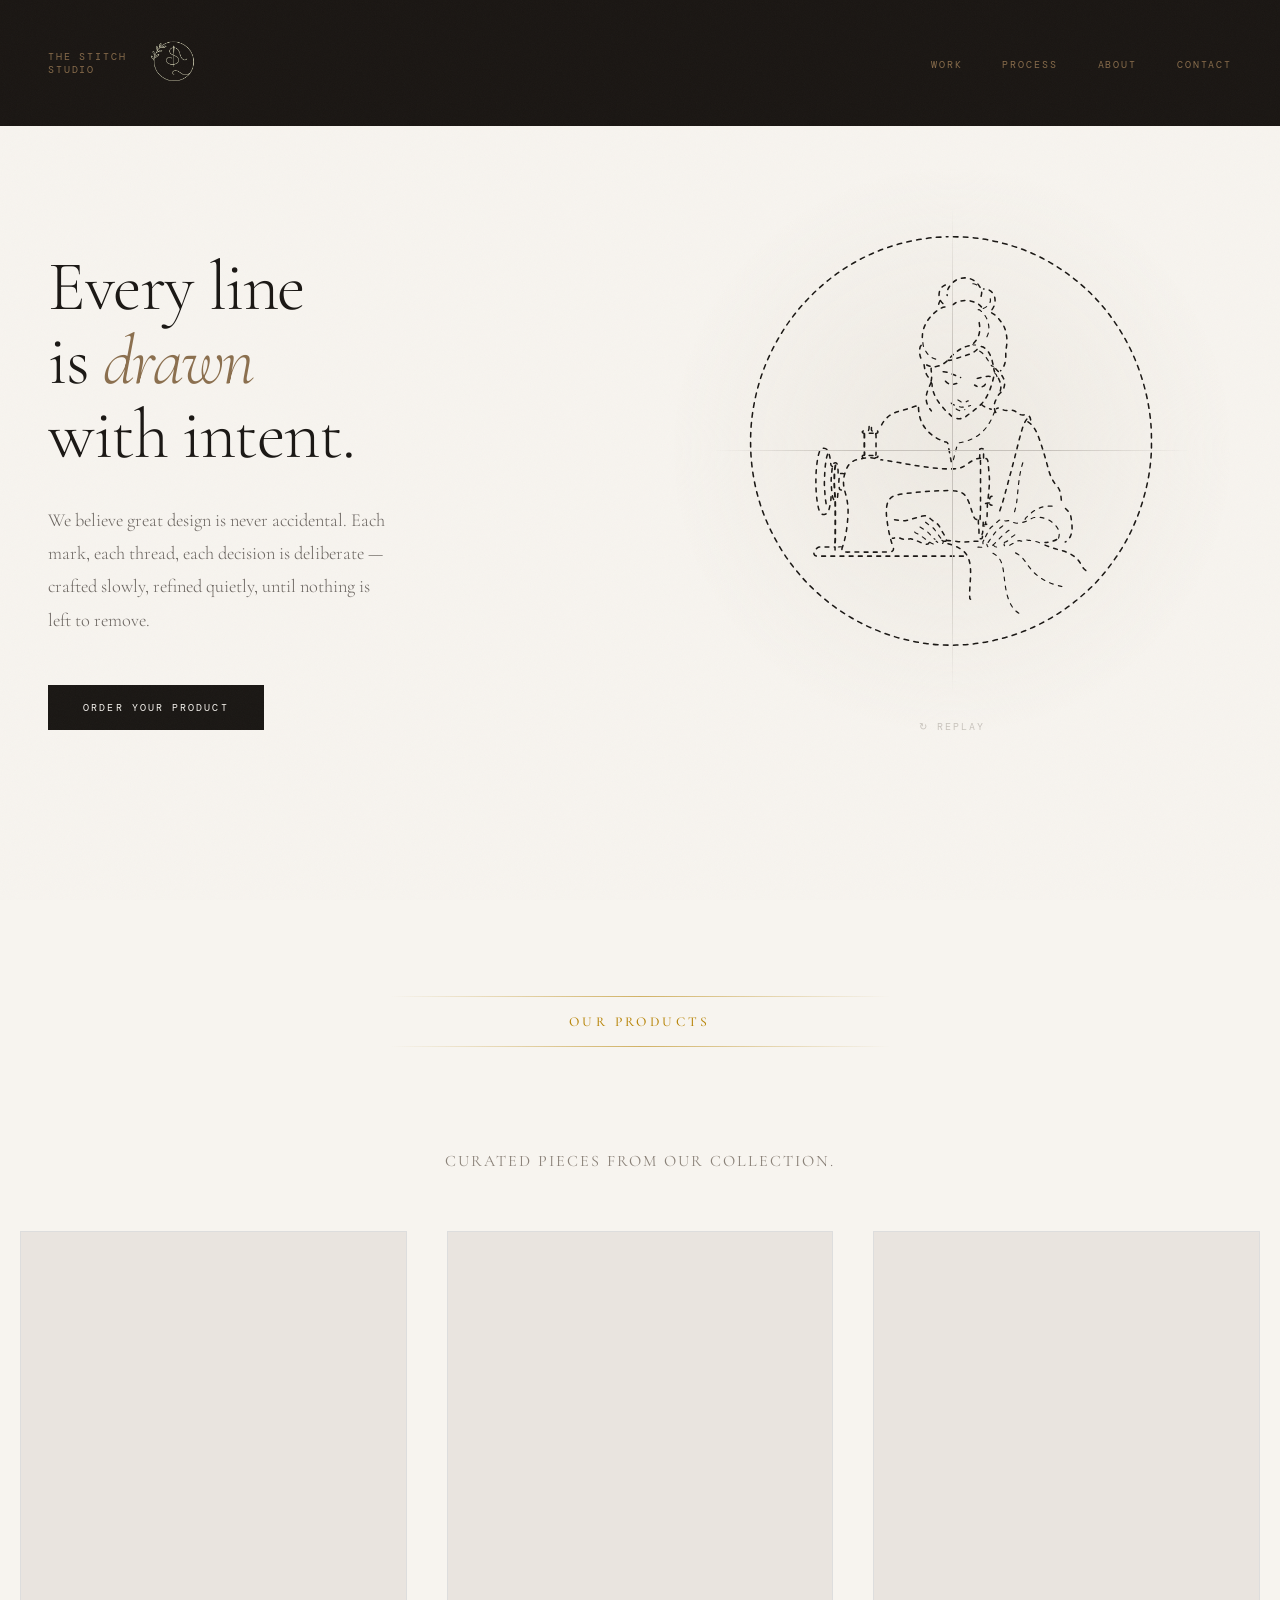
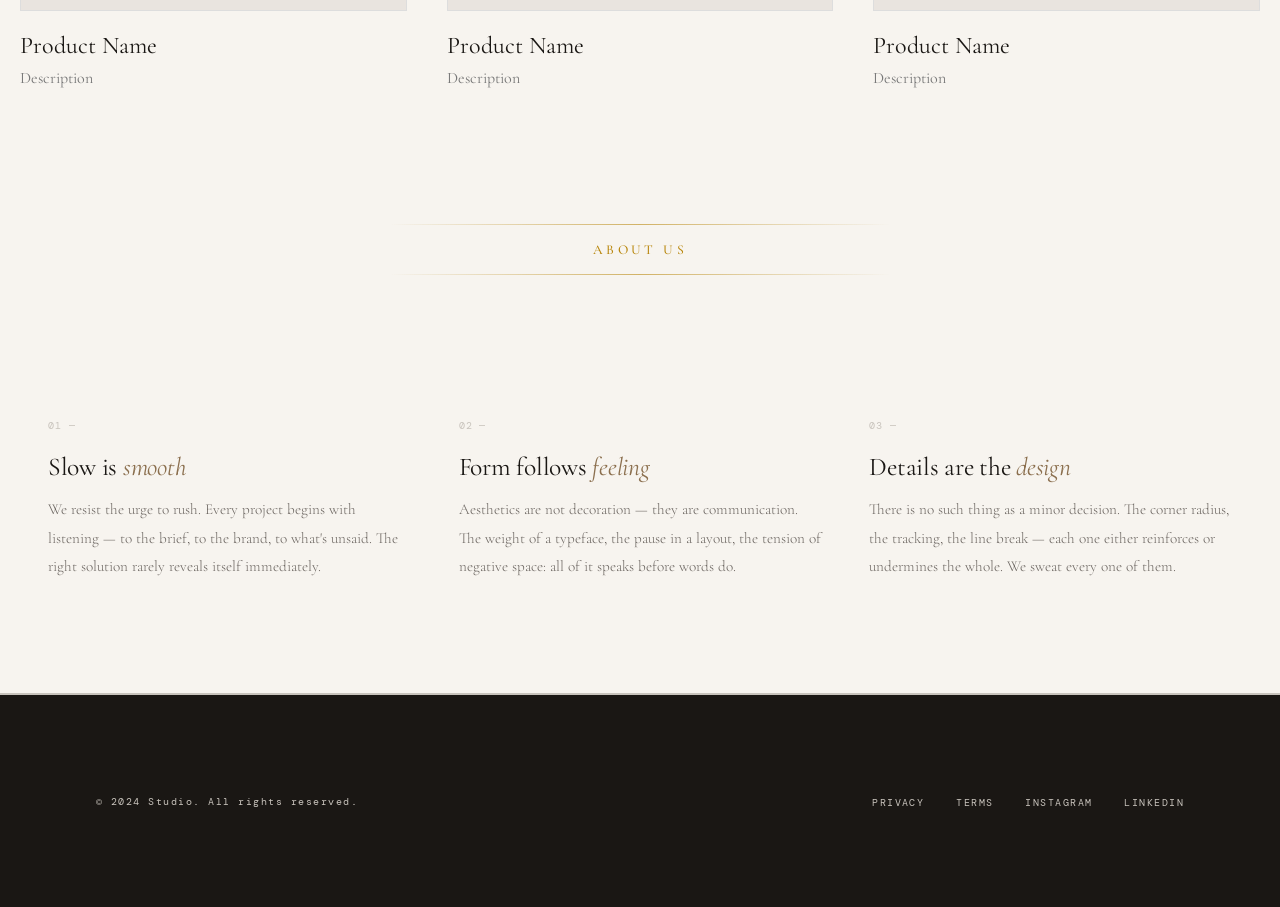
<file: boutique/templates/index.html>
<!DOCTYPE html>
<html lang="en">
<head>
  <meta charset="UTF-8" />
  <meta name="viewport" content="width=device-width, initial-scale=1.0" />
  <title>Studio — Crafted with care</title>
  <link rel="preconnect" href="https://fonts.googleapis.com" />
  <link rel="preconnect" href="https://fonts.gstatic.com" crossorigin />
  <link href="https://fonts.googleapis.com/css2?family=Cormorant+Garamond:ital,wght@0,300;0,400;0,600;1,300;1,400&family=DM+Mono:wght@300;400&display=swap" rel="stylesheet" />
  <link href="\boutique\static\assets\css\style.css" rel="stylesheet" >

  <style>
    *, *::before, *::after { box-sizing: border-box; margin: 0; padding: 0; }

    :root {
      --ink: #1a1714;
      --ink-light: #6b6560;
      --ink-faint: #c8c3bc;
      --cream: #f7f4ef;
      --cream-dark: #ede9e2;
      --thread: #1a1714;
      --accent: #8b6f4e;
    }

    html { scroll-behavior: smooth; }

    body {
      font-family: 'Cormorant Garamond', Georgia, serif;
      background: var(--cream);
      color: var(--ink);
      min-height: 100vh;
      overflow-x: hidden;
    }

    /* ── NOISE TEXTURE OVERLAY ── */
    body::before {
      content: '';
      position: fixed;
      inset: 0;
      pointer-events: none;
      z-index: 100;
      opacity: 0.03;
      background-image: url("data:image/svg+xml,%3Csvg viewBox='0 0 256 256' xmlns='http://www.w3.org/2000/svg'%3E%3Cfilter id='noise'%3E%3CfeTurbulence type='fractalNoise' baseFrequency='0.9' numOctaves='4' stitchTiles='stitch'/%3E%3C/filter%3E%3Crect width='100%25' height='100%25' filter='url(%23noise)'/%3E%3C/svg%3E");
      background-size: 200px 200px;
    }

    /* ── NAVIGATION ── */
    nav {
      position: fixed;
      top: 0;
      left: 0;
      right: 0;
      z-index: 50;
      padding: 1.75rem 3rem;
      display: flex;
      justify-content: space-between;
      align-items: center;
      mix-blend-mode: multiply;
    }

    .nav-wordmark {
      font-family: 'DM Mono', monospace;
      font-size: 0.65rem;
      letter-spacing: 0.18em;
      text-transform: uppercase;
      color: var(--accent);
      text-decoration: none;
      transition: color 0.25s;
    }

    .nav-links {
      display: flex;
      gap: 2.5rem;
      list-style: none;
    }

    .nav-links a {
      font-family: 'DM Mono', monospace;
      font-size: 0.65rem;
      letter-spacing: 0.18em;
      text-transform: uppercase;
      color: var(--accent);
      text-decoration: none;
      transition: color 0.25s;
    }

    .nav-links a:hover { color: var(--ink); }

    /* ── HERO ── */
    .hero {
      min-height: 100vh;
      display: grid;
      grid-template-columns: 1fr 1fr;
      align-items: center;
      padding: 0 3rem;
      gap: 4rem;
    }

    .hero-text {
      padding-top: 5rem;
      opacity: 0;
      transform: translateY(24px);
      animation: fadeUp 1.1s cubic-bezier(0.088, 1, 0.36, 1) 0.3s forwards;
    }

    .hero-eyebrow {
      font-family: 'DM Mono', monospace;
      font-size: 0.65rem;
      letter-spacing: 0.28em;
      text-transform: uppercase;
      color: var(--accent);
      margin-bottom: 1.5rem;
    }

    .hero-heading {
      font-size: clamp(3rem, 5.5vw, 5.5rem);
      font-weight: 300;
      line-height: 1.05;
      letter-spacing: -0.02em;
      color: var(--ink);
      margin-bottom: 2rem;
    }

    .hero-heading em {
      font-style: italic;
      color: var(--accent);
    }

    .hero-body {
      font-size: 1.15rem;
      font-weight: 300;
      line-height: 1.8;
      color: var(--ink-light);
      max-width: 38ch;
      margin-bottom: 3rem;
    }

    .hero-actions {
      display: flex;
      gap: 1.5rem;
      align-items: center;
    }

    .btn-primary {
      font-family: 'DM Mono', monospace;
      font-size: 0.65rem;
      letter-spacing: 0.2em;
      text-transform: uppercase;
      color: var(--cream);
      background: var(--ink);
      border: none;
      padding: 1rem 2.2rem;
      cursor: pointer;
      text-decoration: none;
      transition: background 0.25s, transform 0.18s;
      display: inline-block;
    }

    .btn-primary:hover {
      background: var(--accent);
      transform: translateY(-1px);
    }

    .btn-ghost {
      font-family: 'DM Mono', monospace;
      font-size: 0.65rem;
      letter-spacing: 0.2em;
      text-transform: uppercase;
      color: var(--ink-light);
      background: transparent;
      border: none;
      cursor: pointer;
      text-decoration: none;
      transition: color 0.25s;
      display: inline-flex;
      align-items: center;
      gap: 0.5rem;
    }

    .btn-ghost::after {
      content: '→';
      transition: transform 0.2s;
    }

    .btn-ghost:hover { color: var(--ink); }
    .btn-ghost:hover::after { transform: translateX(4px); }

    /* ── LOGO COLUMN ── */
    .hero-logo {
      display: flex;
      justify-content: center;
      align-items: center;
      position: relative;
      opacity: 0;
      animation: fadeIn 0.8s ease 0.1s forwards;
    }

    .logo-wrapper {
      position: relative;
      width: min(480px, 44vw);
      aspect-ratio: 1;
    }

    .logo-wrapper svg {
      width: 100%;
      height: 100%;
    }

    /* thread-color strokes */
    .logo-wrapper svg path {
      stroke: var(--thread);
    }

    /* subtle halo behind logo */
    .logo-halo {
      position: absolute;
      inset: -8%;
      border-radius: 50%;
      background: radial-gradient(circle, var(--cream-dark) 0%, transparent 72%);
      z-index: -1;
    }

    /* decorative ruled lines */
    .logo-rule-v {
      position: absolute;
      top: 0;
      bottom: 0;
      left: 50%;
      width: 1px;
      background: linear-gradient(to bottom, transparent, var(--ink-faint) 30%, var(--ink-faint) 70%, transparent);
      opacity: 0;
      animation: fadeIn 1s ease 1s forwards;
    }

    .logo-rule-h {
      position: absolute;
      left: 0;
      right: 0;
      top: 50%;
      height: 1px;
      background: linear-gradient(to right, transparent, var(--ink-faint) 30%, var(--ink-faint) 70%, transparent);
      opacity: 0;
      animation: fadeIn 1s ease 1.1s forwards;
    }

    /* replay button */
    .replay-btn {
      position: absolute;
      bottom: -2.5rem;
      left: 50%;
      transform: translateX(-50%);
      font-family: 'DM Mono', monospace;
      font-size: 0.6rem;
      letter-spacing: 0.2em;
      text-transform: uppercase;
      color: var(--ink-faint);
      background: none;
      border: none;
      cursor: pointer;
      transition: color 0.2s;
      white-space: nowrap;
    }

    .replay-btn:hover { color: var(--ink-light); }
    
    /* ── FEATURES STRIP ── */
    .features {
      padding: 5rem 3rem 7rem;
      display: grid;
      grid-template-columns: repeat(3, 1fr);
      gap: 3rem;
      /*border-top: 1px solid var(--ink-faint);*/
    }

    .feature {
      opacity: 0;
      transform: translateY(20px);
    }

    .feature:nth-child(1) { animation: fadeUp 0.8s ease 0.2s forwards; }
    .feature:nth-child(2) { animation: fadeUp 0.8s ease 0.38s forwards; }
    .feature:nth-child(3) { animation: fadeUp 0.8s ease 0.54s forwards; }

    .feature-num {
      font-family: 'DM Mono', monospace;
      font-size: 0.6rem;
      letter-spacing: 0.088em;
      color: var(--ink-faint);
      margin-bottom: 1.25rem;
    }

    .feature-title {
      font-size: 1.6rem;
      font-weight: 400;
      letter-spacing: -0.01em;
      margin-bottom: 0.75rem;
      line-height: 1.2;
    }

    .feature-title em { font-style: italic; color: var(--accent); }

    .feature-desc {
      font-size: 0.95rem;
      font-weight: 300;
      line-height: 1.9;
      color: var(--ink-light);
    }

     ── QUOTE STRIP ──
    .quote-strip {
      background: var(--ink);
      color: var(--cream);
      padding: 2rem 3rem;
      display: flex;
      align-items: flex-start;
      gap: 3rem;
    }

    .quote-mark {
      font-size: 8rem;
      font-weight: 300;
      line-height: 0.6;
      color: var(--accent);
      flex-shrink: 0;
      font-style: italic;
    }

    .quote-text {
      font-size: clamp(1.4rem, 2.5vw, 2.2rem);
      font-weight: 300;
      line-height: 1.5;
      letter-spacing: -0.01em;
      font-style: italic;
    }

    .quote-source {
      margin-top: 1.5rem;
      font-family: 'DM Mono', monospace;
      font-size: 0.62rem;
      letter-spacing: 0.088em;
      text-transform: uppercase;
      color: var(--ink-faint);
      font-style: normal;
    }

    /* ── FOOTER ── */
    footer {
      padding: 6rem;
      border-top: 2px solid var(--ink-faint);
      background: var(--ink);
      display: flex;
      /*background-color: #8a8178;*/
      justify-content: space-between;
      align-items: center;
    }

    .footer-copy {
      font-family: 'DM Mono', monospace;
      font-size: 0.62rem;
      letter-spacing: 0.15em;
      color: var(--ink-faint);
    }

    .footer-links {
      display: flex;
      gap: 2rem;
      list-style: none;
    }

    .footer-links a {
      font-family: 'DM Mono', monospace;
      font-size: 0.6rem;
      letter-spacing: 0.15em;
      text-transform: uppercase;
      color: var(--ink-faint);
      text-decoration: none;
      transition: color 0.2s;
    }

    .footer-links a:hover { color: var(--ink); }

    /* ── ANIMATIONS ── */
    @keyframes fadeUp {
      to { opacity: 1; transform: translateY(0); }
    }

    @keyframes fadeIn {
      to { opacity: 1; }
    }

    /* ── RESPONSIVE ── */
    @media (max-width: 860px) {
      nav { padding: 1.5rem 1.5rem; }
      .nav-links { display: none; }

      .hero {
        grid-template-columns: 1fr;
        padding: 7rem 1.5rem 3rem;
        gap: 3rem;
        text-align: center;
      }

      .hero-text { order: 2; }
      .hero-logo { order: 1; }
      .hero-body { margin: 0 auto 2.5rem; }
      .hero-actions { justify-content: center; }

      .logo-wrapper { width: min(300px, 72vw); }

      .features {
        grid-template-columns: 1fr;
        padding: 4rem 1.5rem 5rem;
        gap: 2.5rem;
      }

      .divider { padding: 0 1.5rem 3rem; }

      .quote-strip {
        flex-direction: column;
        gap: 1rem;
        padding: 3rem 1rem;
      }

      footer {
        flex-direction: column;
        gap: 1.5rem;
        padding: 2rem 1.5rem;
        text-align: center;
      }
    }
  </style>
</head>
<body>

  <!-- NAV -->
  <nav>
    <a class="nav-wordmark" href="#">The Stitch Studio</a>
      <div class="logo-container">
        <img src="\boutique\image\boutiquelogo.png" alt="Boutique Logo" class="logo">
      </div>

    <ul class="nav-links">
      <li><a href="#">Work</a></li>
      <li><a href="#">Process</a></li>
      <li><a href="#">About</a></li>
      <li><a href="#">Contact</a></li>
    </ul>
  </nav>

  <!-- HERO -->
  <section class="hero">

    <div class="hero-text">
      <h1 class="hero-heading">Every line<br>is <em>drawn</em><br>with intent.</h1>
      <p class="hero-body">
        We believe great design is never accidental. Each mark, each thread,
        each decision is deliberate — crafted slowly, refined quietly,
        until nothing is left to remove.
      </p>
      <div class="hero-actions">
        <a class="btn-primary" href="#">ORDER YOUR PRODUCT</a>
      </div>
    </div>

    <div class="hero-logo">
      <div class="logo-wrapper">
        <div class="logo-halo"></div>
        <div class="logo-rule-v"></div>
        <div class="logo-rule-h"></div>

        <!-- INLINE SVG LOGO ANIMATION -->
        <svg id="logo-svg" xmlns="http://www.w3.org/2000/svg" viewBox="0 0 1254 1254">
          <style>
            #logo-svg path { fill: none; stroke: #1a1714; stroke-linecap: round; stroke-linejoin: round; }
          </style>

          <path stroke-width="4" stroke-dasharray="12 14"
            d="M616.5,75 C611.2,75.3 605.8,75.8 600.5,76 C582,76.4 563.7,78.7 545.5,81.6 C514.7,86.6 484.5,94 455,104.5 C427.1,114.4 400.3,126.5 374.5,141 C353.1,153 332.6,166.3 313.1,181.2 C301,190.5 289.3,200.5 277.9,210.9 C263.9,223.6 250.7,237.1 238.1,251.1 C217.9,273.4 200,297.5 184.1,323 C160.5,360.8 141.3,400.6 127.5,443 C115.9,478.7 108.1,515.2 103.9,552.5 C101,578 100.4,603.5 101.1,629 C101.9,656.2 104.8,683.2 109.9,710 C115.3,738.9 123,767 133.1,794.5 C143.7,823.5 157.1,851.2 172.5,878 C188.8,906.4 207.9,933 229.1,957.9 C245.9,977.7 264.3,996 284,1013.1 C308.9,1034.7 335.6,1053.8 364,1070.5 C393.7,1087.9 424.9,1102.2 457.5,1113.5 C490.5,1125 524.5,1132.8 559,1137.8 C573.9,1140 588.9,1141 604,1141.6 C615.5,1142.1 627,1142.2 638.5,1141.9 C658.6,1141.4 678.6,1139.6 698.5,1136.6 C717.2,1133.8 735.7,1130.2 754,1125.5 C790.8,1115.9 826.2,1102.5 860,1085.1 C891.1,1069.1 920.2,1050.3 947.6,1028.6 C964,1015.6 979.6,1001.6 994.5,987 C1016.6,965.2 1035.8,941 1053.4,915.5 C1067.6,895 1080.6,873.9 1091.5,851.5 C1106.5,820.8 1118.9,789 1128.1,756 C1134,734.7 1139.1,713.3 1142.3,691.5 C1145.8,668.2 1148.1,644.7 1148.1,621 C1148.1,603.3 1148.2,585.6 1146.9,568 C1145.2,544.5 1141.8,521.1 1137,498 C1132.2,475.3 1125.9,453 1118.5,431 C1103.8,387 1083.4,345.8 1058,307 C1043.6,285.1 1027.6,264.4 1010.1,244.9 C977.6,209 941,178.2 900,152.5 C868,132.4 834.2,115.9 798.5,103.6 C761.8,91.1 724,82.5 685.5,78.1 C671.1,76.5 656.6,75.6 642,75.4 C633.7,75.2 625.3,75.1 617,75">
            <animate attributeName="stroke-dashoffset" from="5000" to="0" dur="1.6s" begin="0.16s" fill="freeze" calcMode="linear"/>
          </path>

          <path stroke-width="4" stroke-dasharray="10 14" d="M321.5,893.5 C321.5,891 321.5,888.5 321.5,885.5 C307.5,885.5 294,885.4 280.5,885.6 C278.2,885.6 276.2,887.1 274.5,888.5 C272.1,890.6 270.5,893.6 268.4,895.9 C265.8,898.7 265.9,901.7 266.7,904.4 C267.7,907.8 271.1,909 274.5,909.5 C275.5,909.6 276.5,909.5 277.5,909.5 C404.8,909.5 532.2,909.5 659.5,909.5"><animate attributeName="stroke-dashoffset" from="600" to="0" dur="0.5s" begin="4.4s" fill="freeze"/></path>
          <path stroke-width="4" stroke-dasharray="10 14" d="M691.5,813.5 C687.2,814.1 685.9,810.9 684.5,808 C681,800.5 679.2,792.3 676.5,784.5 C673,774.2 670,763.8 664,754.5 C657.7,744.5 647.8,741.1 637,739.5 C623.4,737.6 609.7,738.5 596,738.6 C581.3,738.7 566.7,740.2 552,741.3 C537.4,742.4 523,744 508.5,745.6 C498.6,746.7 488.6,748 479.1,750.7 C467.4,754 460.3,762.5 457.5,774.5 C454.3,788 455.3,801.5 457.1,815 C460.3,839.5 464.8,863.7 473.5,887 C475.9,893.6 472.1,898.3 465,898.5 C428.2,899.6 391.3,898.7 354.5,899 C351.5,899 348.5,898.8 345.5,898.5 C340.4,898 338.2,894.1 340,888.5 C343.6,877.8 346.8,867 348.9,856 C351,845.2 352.7,834.4 353.6,823.5 C354.4,814.7 355.2,805.9 355.5,797 C356,777.9 352.8,759.2 347.4,741 C343.1,726.7 342,712.6 345.9,698 C348.6,688.2 351.5,678.5 358,670.5 C365.1,661.9 374.4,657.4 385.5,656.5 C386.5,656.4 387.4,656.6 388.5,656.1 C396.3,652.3 404.8,653.2 413,652.5 C419.6,651.9 425.5,654.3 431.5,656.5 C432.4,656.8 433.5,657.3 434.5,656.5"><animate attributeName="stroke-dashoffset" from="1400" to="0" dur="0.9s" begin="4.9s" fill="freeze"/></path>
          <path stroke-width="4" stroke-dasharray="10 14" d="M314.5,675.5 C311.1,674.9 310.6,672.7 310.4,669.5 C309.5,658.1 308,646.7 303.4,636 C301.3,630.9 297.2,627.2 291.5,627.7 C286,628.2 282.5,632.2 280.5,637.5 C277,646.7 275.8,656.3 274.4,666 C271.6,685.9 271.1,705.9 271.6,726 C271.9,740.6 272.9,755.1 275.4,769.5 C276.6,777 277.8,784.5 280.6,791.5 C283.2,798.1 286.9,801.2 293.5,800.5 C298.9,800 301.2,796 303.5,792 C306.3,787.1 307.4,781.4 308.3,776 C309.5,768.9 311.1,761.8 311,754.5"><animate attributeName="stroke-dashoffset" from="700" to="0" dur="0.5s" begin="5.8s" fill="freeze"/></path>
          <path stroke-width="4" stroke-dasharray="10 14" d="M721.5,758 C722.3,747.3 723.7,736.7 724.3,726 C724.8,715.6 725.4,705 723.6,694.5 C722.8,689.8 723.2,684.8 722.7,680 C722,673.5 721.4,667 720.6,660.5 C720.1,656.2 718.1,654.9 714,654.4 C704,653.1 694.1,652.8 685.1,657.7 C677.8,661.6 670.5,665.8 664,671 C654.5,678.6 643.5,681.4 631.5,681.5 C617.8,681.7 604.1,681.8 590.5,680.4 C576,678.9 561.5,677 547,675 C535.5,673.3 524,671.4 512.5,669.5 C501.5,667.6 490.6,665 479.5,663.7 C470.4,662.6 461.6,660.2 452.5,659.4 C448.8,659.1 445.3,657.7 441.5,658"><animate attributeName="stroke-dashoffset" from="800" to="0" dur="0.55s" begin="6.3s" fill="freeze"/></path>
          <path stroke-width="4" stroke-dasharray="10 14" d="M822.5,551.5 C816.6,559.1 813.3,568 810.5,577 C802,604.7 795.9,633 788.5,661 C779.6,694.5 770.7,728 761.4,761.5 C758.1,773.3 753.8,784.8 750,796.5"><animate attributeName="stroke-dashoffset" from="700" to="0" dur="0.5s" begin="6.85s" fill="freeze"/></path>
          <path stroke-width="3" stroke-dasharray="10 14" d="M905.5,862.5 C908.7,852.1 907.3,842 900.9,833.6 C886.1,814.4 866.3,805.6 842,808.7 C838.6,809.1 835.2,811 832,812.9 C821.5,819.1 810,822.4 798,823.4 C792.5,823.9 787.4,821.6 782.6,819.4 C778.4,817.4 774.7,815.6 769.9,817.4 C767.5,818.3 764.9,817.2 762.5,816 C756.8,813.1 751.5,814 747,818.5 C741.6,823.8 736.1,829 730,833.5 C725.3,837 723.4,842.7 720.5,847.5 C718,851.8 715.8,856.1 713.5,860.5 C712.8,861.9 711.9,862.6 710.5,863"><animate attributeName="stroke-dashoffset" from="600" to="0" dur="0.45s" begin="7.35s" fill="freeze"/></path>
          <path stroke-width="4" stroke-dasharray="10 14" d="M825.5,558.5 C842.1,569.5 849,587 855.4,604.5 C864.1,628.6 871,653.2 877.6,678 C882.3,695.4 888.1,712.4 900.9,726.1 C907.8,733.5 910.6,742.9 911.6,753 C912.2,758.5 912.2,764.2 914.5,769.5 C915.2,771.2 915.3,773.3 917.5,774"><animate attributeName="stroke-dashoffset" from="500" to="0" dur="0.4s" begin="7.8s" fill="freeze"/></path>
          <path stroke-width="4" stroke-dasharray="10 14" d="M573,456.5 C576,459.1 574.8,463 575.2,466 C577.4,482.3 584.1,496.5 593.6,509.4 C602.1,521.1 612.1,531.5 623,541 C629.3,546.5 636.6,549.9 645,550.5 C653.6,551 660.6,547 667,542 C679.1,532.4 692,523.8 702.9,512.9 C711.5,504.4 717.5,494 722.5,483 C728.8,469.4 732.6,454.9 736.3,440.4 C737.7,435 739.5,428.9 736.6,422.9 C735.9,421.5 736.8,419.3 737,417.5"><animate attributeName="stroke-dashoffset" from="700" to="0" dur="0.5s" begin="8.2s" fill="freeze"/></path>
          <path stroke-width="4" stroke-dasharray="10 14" d="M701.5,659.5 C700.6,662 701.6,664.5 701.6,667 C701.5,705.7 701.6,744.3 701.5,783 C701.4,792.2 700.8,801.3 700.5,810.5 C700.5,812.1 699.8,813.9 701.8,816 C703.3,816 705.7,816 708.1,816 C709.6,825.2 707.2,833.8 707.3,842.5 C707.3,845.7 707.8,849.5 705.5,852.5"><animate attributeName="stroke-dashoffset" from="500" to="0" dur="0.4s" begin="8.7s" fill="freeze"/></path>
          <path stroke-width="4" stroke-dasharray="10 14" d="M539.5,521.5 C540.5,560.8 559.9,587.9 594.5,605 C600,607.7 605.6,610 611.5,611.5 C614.5,612.2 616,614 616.5,617 C618.5,627.8 620.5,638.7 622.5,649.5 C623.3,653.8 624.2,658.2 625,662.5"><animate attributeName="stroke-dashoffset" from="400" to="0" dur="0.35s" begin="9.1s" fill="freeze"/></path>
          <path stroke-width="3" stroke-dasharray="10 14" d="M739,532 C735.4,537 734.1,543.1 731.6,548.5 C717.5,579 695.1,600 662.5,609.6 C657.1,611.2 651.6,612.9 646,613.4 C642,613.8 641.3,616.8 640.6,619.5 C636.9,633 633.5,646.5 630,660 C629.9,660.4 629.7,660.7 629.5,661"><animate attributeName="stroke-dashoffset" from="400" to="0" dur="0.35s" begin="9.45s" fill="freeze"/></path>
          <path stroke-width="4" stroke-dasharray="10 14" d="M730.5,274 C741.7,279.7 749.4,289 756.5,299 C766.3,312.6 769.8,328 770.6,344.5 C771.1,355 768.4,365.2 767.6,375.5 C767.1,381.3 767.9,387.2 767.4,393 C766.3,405 763.2,416.3 754,425"><animate attributeName="stroke-dashoffset" from="400" to="0" dur="0.35s" begin="9.8s" fill="freeze"/></path>
          <path stroke-width="4" stroke-dasharray="10 14" d="M703,230.5 C706,221.7 704.5,213.8 699.6,206 C695.1,198.8 690.3,192.5 682.5,188.4 C660,176.6 636.3,183.3 622,202.5 C616.2,210.3 612.7,218.6 614.5,228.5"><animate attributeName="stroke-dashoffset" from="300" to="0" dur="0.3s" begin="10.15s" fill="freeze"/></path>
          <path stroke-width="4" stroke-dasharray="10 14" d="M608.5,258.5 C604,258 600.5,260.6 597,262.6 C576.1,274.8 561.1,292 553,315 C549.2,325.9 549.3,337.2 549.5,348.5"><animate attributeName="stroke-dashoffset" from="300" to="0" dur="0.3s" begin="10.45s" fill="freeze"/></path>
          <path stroke-width="4" stroke-dasharray="10 14" d="M698,299.5 C700.6,313.5 700.3,327 693.6,340.1 C690.3,346.6 684.8,351.2 680.5,356.8 C678.2,359.9 672.8,359.2 668.9,360.3 C654.7,364 642.8,371.6 632.1,381.1 C626.4,386.2 621.3,392.1 616.1,397.6 C608.9,405.3 599.4,410.9 588.5,413.7 C578.6,416.2 569.8,414.3 561,410"><animate attributeName="stroke-dashoffset" from="500" to="0" dur="0.4s" begin="10.75s" fill="freeze"/></path>
          <path stroke-width="4" stroke-dasharray="10 14" d="M692.5,369.5 C682.4,380 668.6,383 655.5,387.5 C647,390.4 638.5,393.2 630,396 C625.8,397.4 621.5,398.4 617,398"><animate attributeName="stroke-dashoffset" from="250" to="0" dur="0.25s" begin="11.15s" fill="freeze"/></path>
          <path stroke-width="4" stroke-dasharray="10 14" d="M703.5,362 C710.9,363.5 716.1,367.9 720.6,373.9 C727.5,383.1 731,393.7 733.2,404.6 C735.3,414.4 741.5,420.6 748,427 C753.7,432.6 758.7,438.7 762,446 C767.4,457.6 764.1,474.3 753.2,483.3 C747,488.3 744,496.6 740.4,504 C736.2,512.9 736.9,521.9 739.6,531 C740.1,532.6 741.5,534 742.5,535.5"><animate attributeName="stroke-dashoffset" from="500" to="0" dur="0.4s" begin="11.4s" fill="freeze"/></path>
          <path stroke-width="4" stroke-dasharray="10 14" d="M731.5,265.5 C742,252.1 742.1,232.6 732.6,221.4 C726.4,214.2 718.6,211.5 709.5,211.5"><animate attributeName="stroke-dashoffset" from="200" to="0" dur="0.25s" begin="11.8s" fill="freeze"/></path>
          <path stroke-width="4" stroke-dasharray="10 14" d="M704,258.5 C697.8,250.6 689.2,246.7 680,244 C665.3,239.8 650.9,240.8 637,247.5 C633.5,249.1 631.3,253.6 626.5,252.5"><animate attributeName="stroke-dashoffset" from="250" to="0" dur="0.25s" begin="12.05s" fill="freeze"/></path>
          <path stroke-width="3" stroke-dasharray="10 14" d="M551,351.5 C550.9,359.6 554.3,366.7 558.1,373.5 C566,387.7 578.6,395 594.5,397"><animate attributeName="stroke-dashoffset" from="200" to="0" dur="0.25s" begin="12.3s" fill="freeze"/></path>
          <path stroke-width="4" stroke-dasharray="10 14" d="M546.5,359 C543.2,361.7 543,365.8 542.6,369.5 C541.5,381.1 543.9,392 551,401.5"><animate attributeName="stroke-dashoffset" from="150" to="0" dur="0.2s" begin="12.55s" fill="freeze"/></path>
          <path stroke-width="4" stroke-dasharray="10 14" d="M572.5,418.5 C572,423.1 573,427.5 573.5,432 C574.3,438.9 574,445.7 572.5,452.5 C572.3,453.5 572.5,454.5 572.5,455.5"><animate attributeName="stroke-dashoffset" from="150" to="0" dur="0.2s" begin="12.75s" fill="freeze"/></path>
          <path stroke-width="4" stroke-dasharray="10 14" d="M572,456.5 C566.7,469.5 559.7,481.9 559.5,496.5 C559.3,505.7 562.3,513.9 567,521.5 C568.9,524.4 571,527.2 573,530"><animate attributeName="stroke-dashoffset" from="200" to="0" dur="0.25s" begin="12.95s" fill="freeze"/></path>
          <path stroke-width="4" stroke-dasharray="10 14" d="M533,517.5 C519,521.8 505.2,526.9 491,530.3 C467.1,536 450.4,549.7 440.5,572 C440.3,572.4 439.8,572.7 439.5,573"><animate attributeName="stroke-dashoffset" from="250" to="0" dur="0.25s" begin="13.2s" fill="freeze"/></path>
          <path stroke-width="4" stroke-dasharray="10 14" d="M554,409.5 C555.4,418.2 556.7,426.9 560.5,435 C563,440.3 566.3,444.6 573,444"><animate attributeName="stroke-dashoffset" from="150" to="0" dur="0.2s" begin="13.45s" fill="freeze"/></path>
          <path stroke-width="4" stroke-dasharray="10 14" d="M604,428 C612.6,427.5 620.2,431.2 628,434.1 C635.3,436.7 642.3,440 649.5,443"><animate attributeName="stroke-dashoffset" from="150" to="0" dur="0.2s" begin="13.65s" fill="freeze"/></path>
          <path stroke-width="4" stroke-dasharray="10 14" d="M726.5,440 C711.9,438.6 698.5,444.4 684.5,447"><animate attributeName="stroke-dashoffset" from="120" to="0" dur="0.2s" begin="13.85s" fill="freeze"/></path>
          <path stroke-width="4" stroke-dasharray="10 14" d="M748.5,445 C753.9,455.9 757.1,467 752.6,479 C752.1,480.2 752.5,481.7 752.5,483"><animate attributeName="stroke-dashoffset" from="150" to="0" dur="0.2s" begin="14.05s" fill="freeze"/></path>
          <path stroke-width="4" stroke-dasharray="10 14" d="M610,452.5 C617.1,460.8 626,462.5 636,458.9 C637.3,458.5 638.3,458.8 639.5,458.5"><animate attributeName="stroke-dashoffset" from="120" to="0" dur="0.18s" begin="14.25s" fill="freeze"/></path>
          <path stroke-width="4" stroke-dasharray="10 14" d="M714,460.5 C710.1,467.2 700.7,469.5 692.5,466 C690.3,465 688.2,463.7 686,462.5"><animate attributeName="stroke-dashoffset" from="120" to="0" dur="0.18s" begin="14.43s" fill="freeze"/></path>
          <path stroke-width="3" stroke-dasharray="10 14" d="M625,509.5 C629.1,514.6 635.4,515.7 641.1,517.3 C644.7,518.3 648.1,520.8 652,520.4 C659.3,519.8 666.7,519.6 673.5,516.4 C674.2,516.1 674.8,516.1 675.5,516"><animate attributeName="stroke-dashoffset" from="150" to="0" dur="0.2s" begin="14.61s" fill="freeze"/></path>
          <path stroke-width="3" stroke-dasharray="10 14" d="M638,525 C644.8,530.5 655.2,531.6 660.5,526.5"><animate attributeName="stroke-dashoffset" from="100" to="0" dur="0.15s" begin="14.81s" fill="freeze"/></path>
          <path stroke-width="3" stroke-dasharray="10 14" d="M642.5,501.5 C645.3,502.9 648.1,504.4 650.5,506.4 C654.4,509.7 658.7,509.8 663,507 C665,505.7 667,504.3 669.5,504"><animate attributeName="stroke-dashoffset" from="120" to="0" dur="0.18s" begin="14.96s" fill="freeze"/></path>
          <path stroke-width="4" stroke-dasharray="10 14" d="M704,513.5 C711.2,520.3 720.3,523 729.5,525.5"><animate attributeName="stroke-dashoffset" from="100" to="0" dur="0.15s" begin="15.14s" fill="freeze"/></path>
          <path stroke-width="4" stroke-dasharray="10 14" d="M832.5,553.5 C831.8,546.8 829.8,542.8 822,541.5 C819.5,541 817.1,540.2 814.5,540.5 C806.8,541.5 800.2,538.7 795.1,533.4 C789.1,527.1 781.5,527.8 774.5,528.8 C769.2,529.6 764.6,529.4 760,526.9 C757.9,525.8 755.6,525.1 753.5,523.9 C750.1,522 746.8,522.2 743.5,524"><animate attributeName="stroke-dashoffset" from="300" to="0" dur="0.3s" begin="15.29s" fill="freeze"/></path>
          <path stroke-width="3" stroke-dasharray="10 14" d="M888.5,779 C860.5,776.8 839,789.6 820.5,809 C819.2,810.5 817.9,812.2 818,814.5"><animate attributeName="stroke-dashoffset" from="250" to="0" dur="0.25s" begin="15.59s" fill="freeze"/></path>
          <path stroke-width="4" stroke-dasharray="10 14" d="M923.5,785 C930.4,791.4 936.6,798.5 937.9,808 C940,824.4 943.6,840.8 936.6,857.1 C933.7,863.9 928.9,868.6 923,872.5"><animate attributeName="stroke-dashoffset" from="250" to="0" dur="0.25s" begin="15.84s" fill="freeze"/></path>
          <path stroke-width="4" stroke-dasharray="10 14" d="M976.5,947 C971.3,943.5 967.8,938.3 965.1,932.9 C954.6,912.3 936.7,901.7 915.5,895.6 C897.9,890.6 880.2,886.4 864,877.5 C863.3,877.2 862.3,877.5 861.5,877.5"><animate attributeName="stroke-dashoffset" from="300" to="0" dur="0.3s" begin="16.09s" fill="freeze"/></path>
          <path stroke-width="4" stroke-dasharray="10 14" d="M900.5,866 C891,871.3 880.7,873.4 870,874"><animate attributeName="stroke-dashoffset" from="100" to="0" dur="0.15s" begin="16.39s" fill="freeze"/></path>
          <path stroke-width="3" stroke-dasharray="10 14" d="M812,665.5 C807.1,681.9 803.7,698.6 801.6,715.5 C799.5,731.8 798.3,748.2 796.5,764.5 C795.3,775.4 792.6,786 789.5,796.5"><animate attributeName="stroke-dashoffset" from="250" to="0" dur="0.25s" begin="16.54s" fill="freeze"/></path>
          <path stroke-width="4" stroke-dasharray="10 14" d="M302,643.5 C298.6,652.2 297.6,661.3 296.4,670.5 C294.4,684.9 294.4,699.5 293.7,714 C293.2,724.6 294.4,735.3 295,746 C295.6,755.7 296.9,765.4 298.5,775 C299.1,778.2 299.5,781.5 301,784.5"><animate attributeName="stroke-dashoffset" from="250" to="0" dur="0.25s" begin="16.79s" fill="freeze"/></path>
          <path stroke-width="5" stroke-dasharray="10 14" d="M322.5,672.5 C321.6,677 320.9,681.5 320.4,686 C319.5,693 319.8,700 319.5,707 C318.6,726.1 321.5,745 321.8,764 C322.4,798.3 322,832.7 321.9,867 C321.9,870.5 320.9,874 322,877.5"><animate attributeName="stroke-dashoffset" from="400" to="0" dur="0.35s" begin="17.04s" fill="freeze"/></path>
          <path stroke-width="4" stroke-dasharray="10 14" d="M329.5,692.5 C330,685.2 328.2,678.2 327.3,671 C327.1,668.7 326.3,665.6 322.5,665.4 C319,665.3 317.4,667.7 316.6,670 C315.2,674.4 314,679 313.6,683.5 C312.4,695.1 310.9,706.8 311.5,718.5 C312.1,731.1 312.7,743.7 315.6,756 C316.2,758.6 316.8,762.1 320.5,762.4 C322.9,762.7 325.5,762.2 326.5,759.5 C327.3,757.1 328.4,754.5 328.4,752 C328.2,747.4 329.8,743 329.5,738.5 C329.4,736.3 329.7,734.5 332.5,734.5"><animate attributeName="stroke-dashoffset" from="350" to="0" dur="0.3s" begin="17.39s" fill="freeze"/></path>
          <path stroke-width="4" stroke-dasharray="10 14" d="M346,694.5 C343.8,693.2 341.4,693.7 339,693.5 C335.5,693.2 333.3,694.7 333.1,698 C332.3,707.1 330,716.3 332.4,725.5 C332.9,727.4 332.4,729.5 332.5,731.5 C332.9,736.1 334.1,737.3 338.5,736.9 C340.7,736.7 342.9,737.7 345,736.5"><animate attributeName="stroke-dashoffset" from="200" to="0" dur="0.088s" begin="17.69s" fill="freeze"/></path>
          <path stroke-width="4" stroke-dasharray="10 14" d="M428,589.5 C429.5,587.6 434.2,589.7 433.5,585 C432.9,580.5 429.1,583.1 426.9,582.2 C425.2,581.4 422.7,582.3 420.5,582.5 C417.4,582.9 416.2,581.6 416.5,578.5 C416.7,575.8 416.5,573.2 416.5,570.5 C416.6,568 415.2,566.7 413,566.6 C410.1,566.3 410.5,568.7 410.5,570.5 L410.5,571 C410.3,582.5 410.3,582.5 398.5,582.5 C396.2,582.5 393.5,581.8 392.4,585.3 C393.7,588.5 395.9,588.8 399.5,588.7 C408.8,588.4 418.2,587.9 427.5,589"><animate attributeName="stroke-dashoffset" from="200" to="0" dur="0.088s" begin="17.91s" fill="freeze"/></path>
          <path stroke-width="4" stroke-dasharray="10 14" d="M428,590 C429.1,596.5 428.4,603 428.5,609.5 C428.6,619.8 428.5,630.2 428.5,640.5 C428.5,642.2 428.8,643.9 428,645.5"><animate attributeName="stroke-dashoffset" from="150" to="0" dur="0.2s" begin="18.13s" fill="freeze"/></path>
          <path stroke-width="5" stroke-dasharray="10 14" d="M398,590 C398.3,607.8 397.5,625.7 398.5,643.5 C398.5,644.2 398.2,644.8 398,645.5"><animate attributeName="stroke-dashoffset" from="120" to="0" dur="0.18s" begin="18.33s" fill="freeze"/></path>
          <path stroke-width="4" stroke-dasharray="10 14" d="M394.5,653 C393.4,651.5 391.7,650 392.6,648 C393.7,645.6 396.6,646 398.5,646.1 C408.2,646.7 417.8,646.8 427.5,646 C428.2,646 428.9,646.3 429.5,646.4 C431.3,646.7 433.6,646.1 433.5,649 C433.3,651.3 431.6,652.1 429.5,652 C428.3,651.9 427.4,652.3 426.5,653"><animate attributeName="stroke-dashoffset" from="150" to="0" dur="0.2s" begin="18.51s" fill="freeze"/></path>
          <path stroke-width="4" stroke-dasharray="10 14" d="M604.5,870.5 C605.3,870.5 606.2,870.4 607,870.5 C612.3,870.9 613.2,869.5 611.5,864.5 C608.7,856.2 603.2,849.3 599.4,841.6 C598.2,839 596.8,836.5 595.4,834 C592.2,828.4 588,823.8 582.1,820.3 C575.8,816.6 570.4,811.4 564.5,807 C560.3,803.9 555.8,803.5 550.5,804.8 C536,808.4 521.9,813.1 507.5,816.3 C502.9,817.4 497.8,816.9 493,816.4 C486,815.7 479,814.4 472,813.6 C469.8,813.3 467.8,811.8 465.5,812.5"><animate attributeName="stroke-dashoffset" from="500" to="0" dur="0.4s" begin="18.71s" fill="freeze"/></path>
          <path stroke-width="4" stroke-dasharray="10 14" d="M567.5,874 C565.5,878.7 563.2,879.4 557.5,878.1 C549.2,876.2 541.8,872 534,869 C529.9,867.4 525.7,865.8 521.5,864.6 C519.6,864.1 517.4,864.1 515.5,864.6 C506.3,866.6 497.4,866 489,861.5 C485.5,859.6 482.3,861.5 479,861.6 C476.5,861.7 474,862.5 471.5,863"><animate attributeName="stroke-dashoffset" from="300" to="0" dur="0.3s" begin="19.11s" fill="freeze"/></path>
          <path stroke-width="4" stroke-dasharray="10 14" d="M613,868.5 C616.8,868.8 620.7,869.2 624.5,869.5 C633.7,870.1 642.9,871.6 652,872.3 C659.6,872.8 667.3,872.6 675,871.8 C682.6,871.1 690.3,870 698.1,870.5 C698.4,871.8 698.7,873.2 699,874.5"><animate attributeName="stroke-dashoffset" from="250" to="0" dur="0.25s" begin="19.41s" fill="freeze"/></path>
          <path stroke-width="4" stroke-dasharray="10 14" d="M616.5,877 C631.1,880.6 644.8,886.2 656.5,896 C666.4,904.4 671.2,915.5 673.6,928 C675.7,939.4 675.8,951 675.4,962.5 C674.9,975.8 673.7,989.2 673.1,1002.5 C672.8,1008.5 673.3,1014.5 673.5,1020.5 C673.5,1021.8 674.7,1021.6 675.5,1022"><animate attributeName="stroke-dashoffset" from="400" to="0" dur="0.35s" begin="19.66s" fill="freeze"/></path>
          <path stroke-width="4" stroke-dasharray="10 14" d="M696,815.5 C695.3,826.7 697.9,837.8 697.5,849 C697.4,851.1 698.3,851.9 700.5,852.1 C706.7,852.6 706.5,852.7 706.6,859.5 C706.6,864.7 703.1,863.9 699.8,864 C698.7,860.3 697.8,856.7 700,853"><animate attributeName="stroke-dashoffset" from="200" to="0" dur="0.088s" begin="20.01s" fill="freeze"/></path>
          <path stroke-width="4" stroke-dasharray="10 14" d="M709.5,653 C709.5,646.5 709.4,640 709.5,633.5 C709.6,631.5 709.5,629.1 707.5,628.7 C705.3,628.2 702.5,627.6 700.6,629.1 C699.2,630.3 698.3,632 698.9,634.5 C700.3,640.8 699.5,647.2 699,653.5"><animate attributeName="stroke-dashoffset" from="120" to="0" dur="0.18s" begin="20.23s" fill="freeze"/></path>
          <path stroke-width="4" stroke-dasharray="10 14" d="M719.5,772 C719.2,784.8 718.8,797.7 718.6,810.5 C718.5,812 718,813.2 717.5,814.5"><animate attributeName="stroke-dashoffset" from="150" to="0" dur="0.2s" begin="20.41s" fill="freeze"/></path>
          <path stroke-width="4" stroke-dasharray="10 14" d="M724.5,770.5 C719.5,771.2 714.4,771.5 709.5,773"><animate attributeName="stroke-dashoffset" from="80" to="0" dur="0.12s" begin="20.61s" fill="freeze"/></path>
          <path stroke-width="4" stroke-dasharray="10 14" d="M731.5,753 C726.6,753.5 725.5,756.7 725.4,761 C725.4,764 725.7,767 725.1,770 C724.5,773.9 727.3,776.4 731.5,776.5"><animate attributeName="stroke-dashoffset" from="100" to="0" dur="0.15s" begin="20.73s" fill="freeze"/></path>
          <path stroke-width="3" stroke-dasharray="10 14" d="M759.5,830.5 C754.1,834.7 748.5,838.9 743.7,843.7 C737.8,849.5 733.5,856.8 728.5,863.5 C725.6,867.5 723,871.6 720,875.5 C717.5,878.6 713.8,879.4 710,879.5"><animate attributeName="stroke-dashoffset" from="200" to="0" dur="0.088s" begin="20.88s" fill="freeze"/></path>
          <path stroke-width="3" stroke-dasharray="10 14" d="M776,842 C763.5,850.7 752.6,861.2 742.5,872.5 C738.6,876.7 734.7,880.8 729.5,883.5 C722.4,887.3 719.4,886.1 718,878.5"><animate attributeName="stroke-dashoffset" from="200" to="0" dur="0.088s" begin="21.1s" fill="freeze"/></path>
          <path stroke-width="3" stroke-dasharray="10 14" d="M855.5,874.5 C847.6,870.7 839,869.9 830.5,868.5 C828.7,868.2 826.5,868.7 825.1,867.9 C822.8,866.6 821.4,867.4 819.5,868.4 C815.2,870.6 810.9,871.3 805.9,869.6 C800.1,867.7 795.3,871.4 790.5,874.1 C784.6,877.3 779.2,881.4 772.5,883 C767.3,884.3 764.1,883.6 763.1,880 C762.8,879.3 763.3,878.3 763.5,877.5"><animate attributeName="stroke-dashoffset" from="300" to="0" dur="0.3s" begin="21.32s" fill="freeze"/></path>
          <path stroke-width="3" stroke-dasharray="10 14" d="M791,854 C784.8,858 778.8,862.3 773.9,868 C770.6,871.8 765.5,872.7 761.5,875.5"><animate attributeName="stroke-dashoffset" from="120" to="0" dur="0.18s" begin="21.62s" fill="freeze"/></path>
          <path stroke-width="3" stroke-dasharray="10 14" d="M710,868 C705.5,872.7 707.8,877.4 710,882 C711.5,885 710.3,885.6 707.5,886.1 C703.9,886.8 700.5,886 697,886 C695.7,886 693.9,886.5 693.5,884.5 C693.1,882.2 694.9,881.5 696.5,881 C697.4,880.8 698.5,881 699.5,881"><animate attributeName="stroke-dashoffset" from="120" to="0" dur="0.18s" begin="21.8s" fill="freeze"/></path>
          <path stroke-width="3" stroke-dasharray="10 14" d="M735.5,881 C739.5,886.6 742.4,887 750.5,883"><animate attributeName="stroke-dashoffset" from="80" to="0" dur="0.12s" begin="21.98s" fill="freeze"/></path>
          <path stroke-width="3" stroke-dasharray="10 14" d="M793,901 C804.4,906.4 812.5,915.2 819.6,925.4 C826.6,935.3 833.7,945.1 842.5,953.5 C859.5,969.8 880,979.7 902.5,986 C906.3,987.1 910.2,988 914,989"><animate attributeName="stroke-dashoffset" from="300" to="0" dur="0.3s" begin="22.1s" fill="freeze"/></path>
          <path stroke-width="3" stroke-dasharray="10 14" d="M734,902 C748.7,909.6 756.5,922 759.6,938 C762,950.1 763,962.3 764.6,974.5 C767.2,995.1 770.3,1015.7 780,1034.5 C785.1,1044.4 791.8,1052.8 801.5,1058.5"><animate attributeName="stroke-dashoffset" from="300" to="0" dur="0.3s" begin="22.4s" fill="freeze"/></path>
          <path stroke-width="3" stroke-dasharray="10 14" d="M558,821 C562.6,825.6 568.4,828.6 573.6,832.4 C577.3,835.2 580.5,838.1 583,842 C587.7,849 592.7,855.7 597.5,862.5"><animate attributeName="stroke-dashoffset" from="150" to="0" dur="0.2s" begin="22.7s" fill="freeze"/></path>
          <path stroke-width="3" stroke-dasharray="10 14" d="M543.5,833.5 C548,836.3 552.4,839.3 557,842 C566.6,847.5 572.7,856.6 580.4,864.1 C581.1,864.7 581.7,865.1 582.5,865.5"><animate attributeName="stroke-dashoffset" from="150" to="0" dur="0.2s" begin="22.9s" fill="freeze"/></path>
          <path stroke-width="3" stroke-dasharray="10 14" d="M529.5,846.5 C531.4,849.8 535.2,850.2 538.1,851.8 C548.6,857.7 557.8,865.4 567.5,872.4 C572.4,876 578.1,878.4 584,879.3 C586.6,879.7 588.7,877.4 590,875"><animate attributeName="stroke-dashoffset" from="200" to="0" dur="0.088s" begin="23.1s" fill="freeze"/></path>
          <path stroke-width="3" stroke-dasharray="10 14" d="M600.5,868 C603.7,869.4 605.1,871.9 603.4,875 C601.8,878 599.3,877.7 595.9,876.7 C591.7,875.5 588.9,872.7 585.5,870.5"><animate attributeName="stroke-dashoffset" from="80" to="0" dur="0.12s" begin="23.32s" fill="freeze"/></path>
          <path stroke-width="3" stroke-dasharray="10 14" d="M340,885.5 C336.2,884.1 332.3,886.1 328.5,885.5"><animate attributeName="stroke-dashoffset" from="60" to="0" dur="0.1s" begin="23.44s" fill="freeze"/></path>
          <path stroke-width="3" stroke-dasharray="10 14" d="M681.5,198 C684.4,197.7 687,198.7 689.5,200 C691.4,200.9 693.1,202.5 695.5,201.5"><animate attributeName="stroke-dashoffset" from="60" to="0" dur="0.1s" begin="23.54s" fill="freeze"/></path>
          <path stroke-width="3" stroke-dasharray="10 14" d="M681.5,357 C683.6,358.7 686.2,357.7 688.5,358"><animate attributeName="stroke-dashoffset" from="50" to="0" dur="0.09s" begin="23.64s" fill="freeze"/></path>
          <path stroke-width="3" stroke-dasharray="10 14" d="M699.5,374 C710.6,380.7 717.2,391.2 723.5,402 C725.3,405.1 727.4,408.1 729.5,411 C730.8,412.7 732.7,413.7 735,413.5"><animate attributeName="stroke-dashoffset" from="150" to="0" dur="0.2s" begin="23.73s" fill="freeze"/></path>
          <path stroke-width="3" stroke-dasharray="10 14" d="M727,237 C729.1,245.4 724.4,251.4 718.9,256.4 C714.3,260.4 708.5,263 702.5,264.4 C701,264.7 700.3,265.8 699,266"><animate attributeName="stroke-dashoffset" from="120" to="0" dur="0.18s" begin="23.93s" fill="freeze"/></path>
          <path stroke-width="4" stroke-dasharray="10 14" d="M609.5,201 C597.2,205.4 590.8,219.5 593.9,234 C595.9,243.3 601.7,249.1 609,254 C611.1,255.4 613.3,255.1 615.5,254.5"><animate attributeName="stroke-dashoffset" from="150" to="0" dur="0.2s" begin="24.11s" fill="freeze"/></path>
          <path stroke-width="4" stroke-dasharray="10 14" d="M596,242 C591.7,248.7 590.9,255.9 593,263.5"><animate attributeName="stroke-dashoffset" from="80" to="0" dur="0.12s" begin="24.31s" fill="freeze"/></path>
          <path stroke-width="4" stroke-dasharray="10 14" d="M715,820.5 C714.1,823.2 713.8,825.7 717.5,826.5"><animate attributeName="stroke-dashoffset" from="50" to="0" dur="0.09s" begin="24.43s" fill="freeze"/></path>
          <path stroke-width="3" stroke-dasharray="10 14" d="M715,826 C713.9,828.6 711.6,827.9 709.5,828"><animate attributeName="stroke-dashoffset" from="50" to="0" dur="0.09s" begin="24.52s" fill="freeze"/></path>
          <path stroke-width="2" stroke-dasharray="10 14" d="M712.5,831.5 C711.2,831.5 709.8,831.5 708.5,831.5"><animate attributeName="stroke-dashoffset" from="40" to="0" dur="0.08s" begin="24.61s" fill="freeze"/></path>
          <path stroke-width="3" stroke-dasharray="10 14" d="M744.5,440.5 C743.8,436.6 741.7,433.7 738.5,431.5"><animate attributeName="stroke-dashoffset" from="50" to="0" dur="0.09s" begin="24.69s" fill="freeze"/></path>
          <path stroke-width="3" stroke-dasharray="10 14" d="M695.5,266 C698.8,264 700.4,267.5 701.9,268.7 C713.6,278.1 720.2,290.5 722.6,305.5 C724.6,317.6 723.1,328.6 716.6,339 C715,341.5 712.9,343.4 711,345.5"><animate attributeName="stroke-dashoffset" from="200" to="0" dur="0.088s" begin="9.91s" fill="freeze"/></path>
        </svg>

        <button class="replay-btn" onclick="replayLogo()" title="Replay animation">↻ replay</button>
      </div>
    </div>

  </section>

  <!-- DIVIDER -->
 <div class="section-divider">
    <div class="divider-line"></div>
    <span class="divider-label">Our Products</span>
    <div class="divider-line"></div>
</div>
  <!--OUR PRODUCTS-->
  <section class="products-section">
    <div class="products-header">
        <p>Curated pieces from our collection.</p>
    </div>

    <div class="products-grid" id="products-container">

        <!-- Product Card Placeholder -->
        <div class="product-card placeholder">
            <div class="product-image"></div>
            <h3>Product Name</h3>
            <p>Description</p>
        </div>

        <div class="product-card placeholder">
            <div class="product-image"></div>
            <h3>Product Name</h3>
            <p>Description</p>
        </div>

        <div class="product-card placeholder">
            <div class="product-image"></div>
            <h3>Product Name</h3>
            <p>Description</p>
        </div>

    </div>

</section>

  <!-- FEATURES -->
   <div class="section-divider">
    <div class="divider-line"></div>
    <span class="divider-label">ABOUT US</span>
    <div class="divider-line"></div>
</div>
  <section class="features">
    <div class="feature">
      <p class="feature-num">01 —</p>
      <h3 class="feature-title">Slow is <em>smooth</em></h3>
      <p class="feature-desc">We resist the urge to rush. Every project begins with listening — to the brief, to the brand, to what's unsaid. The right solution rarely reveals itself immediately.</p>
    </div>
    <div class="feature">
      <p class="feature-num">02 —</p>
      <h3 class="feature-title">Form follows <em>feeling</em></h3>
      <p class="feature-desc">Aesthetics are not decoration — they are communication. The weight of a typeface, the pause in a layout, the tension of negative space: all of it speaks before words do.</p>
    </div>
    <div class="feature">
      <p class="feature-num">03 —</p>
      <h3 class="feature-title">Details are the <em>design</em></h3>
      <p class="feature-desc">There is no such thing as a minor decision. The corner radius, the tracking, the line break — each one either reinforces or undermines the whole. We sweat every one of them.</p>
    </div>
  </section>

  <!-- FOOTER -->
  <footer>

    <p class="footer-copy">© 2024 Studio. All rights reserved.</p><br>
    <!--<p class="footer-text" >Design is not just what it looks like and feels like. Design is how it works.</p>-->
    <!--<p class="footer-text">— Steve Jobs</p>-->

    <ul class="footer-links">
      <li><a href="#">Privacy</a></li>
      <li><a href="#">Terms</a></li>
      <li><a href="#">Instagram</a></li>
      <li><a href="#">LinkedIn</a></li>
    </ul>
  </footer>

  <script>
    function replayLogo() {
      const svg = document.getElementById('logo-svg');
      const clone = svg.cloneNode(true);
      svg.parentNode.replaceChild(clone, svg);
    }
  </script>

</body>
</html>
</file>
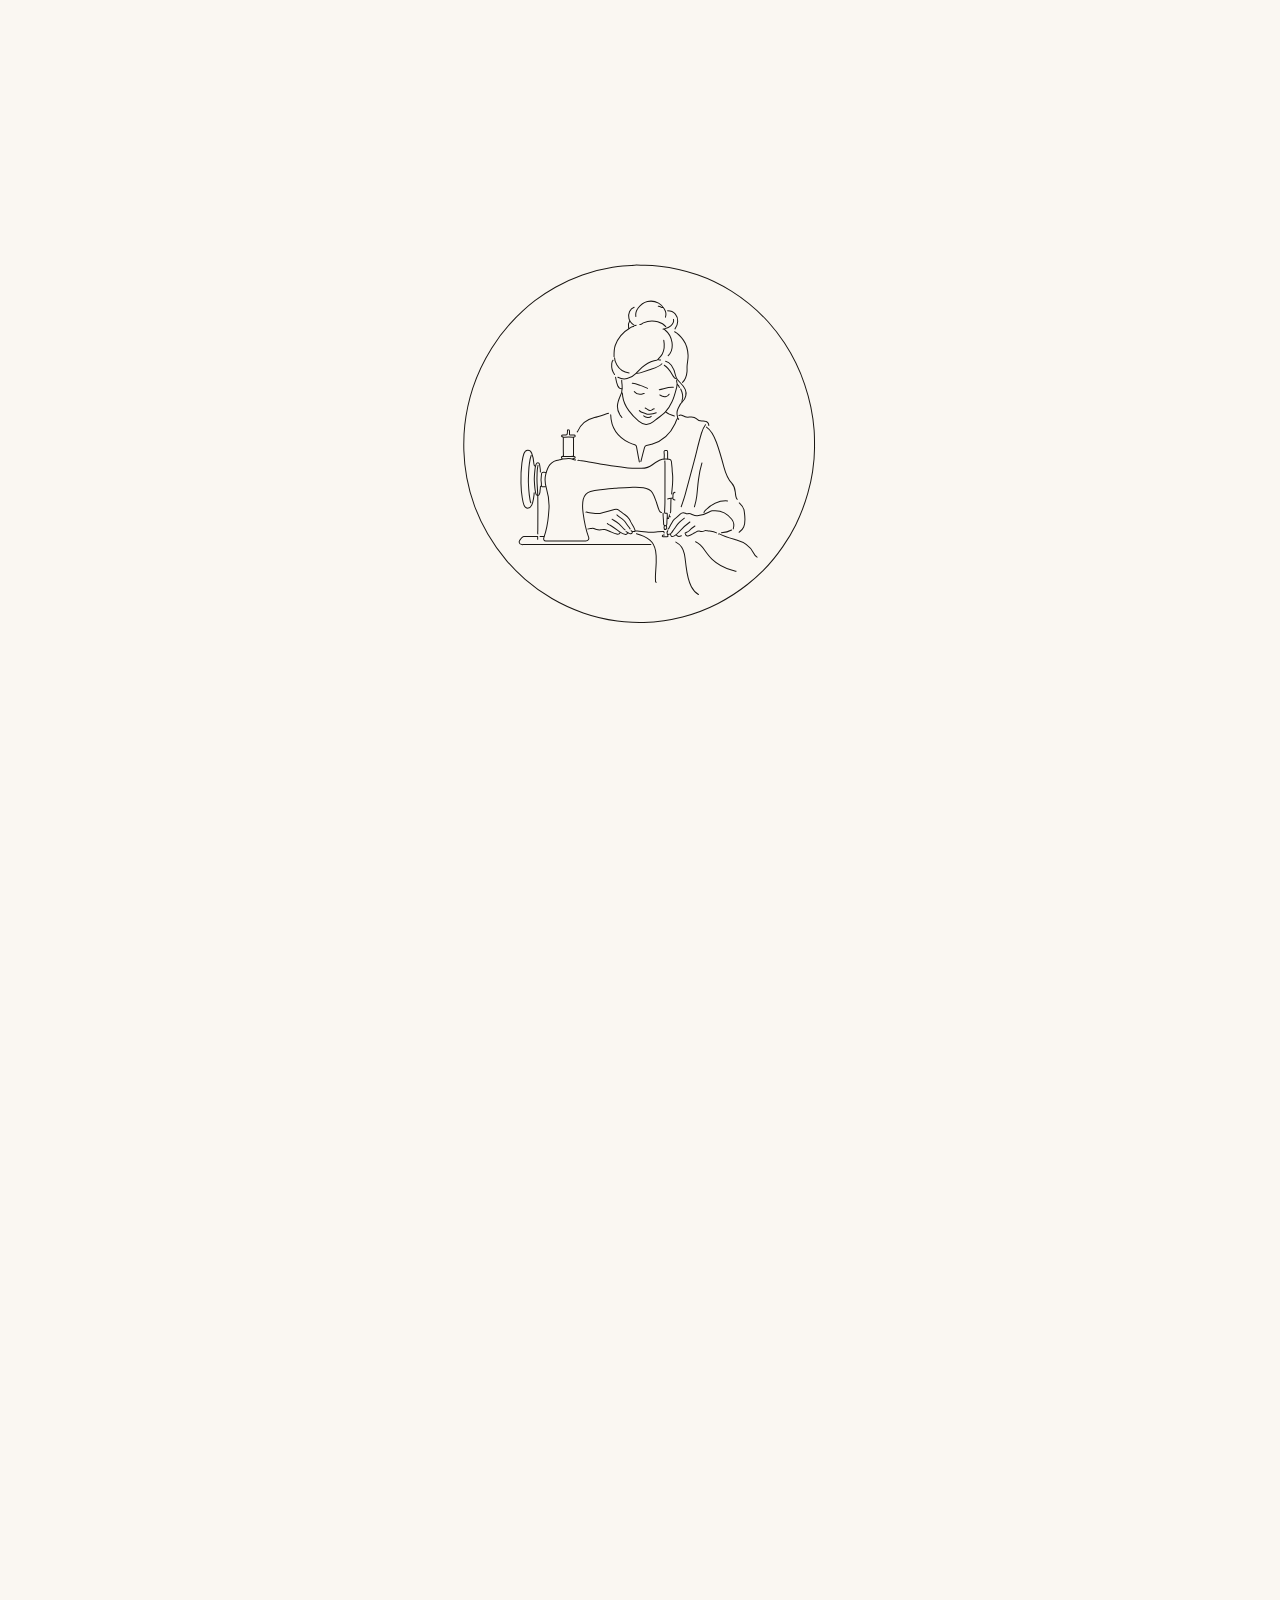
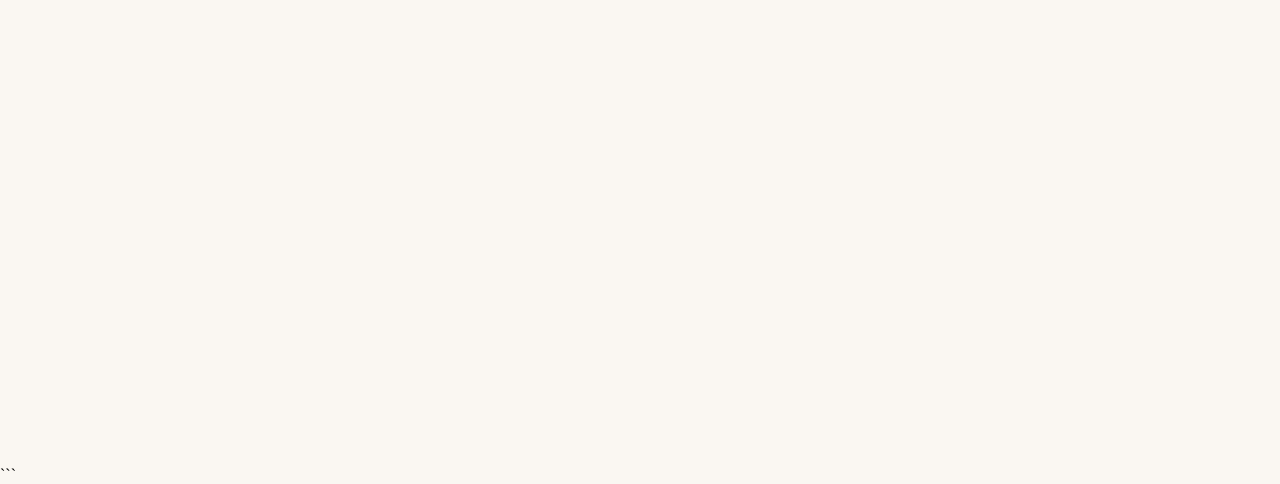
<file: logo appear.html>
```html
<!DOCTYPE html>
<html lang="en">
<head>
<meta charset="UTF-8">
<meta name="viewport" content="width=device-width, initial-scale=1.0">
<title>Kiran's Boutique</title>

<style>

*{
    margin:0;
    padding:0;
    box-sizing:border-box;
}

body{
    background:#faf7f2;
    overflow:hidden;
    font-family:serif;
}

/* LOADER */

#loader{
    position:fixed;
    inset:0;
    background:#faf7f2;
    display:flex;
    justify-content:center;
    align-items:center;
    z-index:9999;
    transition:all .6s ease;
}

#loader.hide{
    opacity:0;
    visibility:hidden;
}

.logo{
    width:420px;
    max-width:85vw;
}

.logo path{
    fill:none;
    stroke:#111;
    stroke-width:3;

    stroke-dasharray:12000;
    stroke-dashoffset:12000;

    animation:draw 2s linear forwards;
}

@keyframes draw{
    to{
        stroke-dashoffset:0;
    }
}

/* MAIN PAGE */

#main{
    min-height:100vh;
    display:flex;
    justify-content:center;
    align-items:center;
    flex-direction:column;

    opacity:0;
    transition:opacity .8s ease;
}

#main.show{
    opacity:1;
}

h1{
    font-size:4rem;
    color:#222;
}

p{
    color:#666;
    margin-top:10px;
    font-size:1.1rem;
}

button{
    margin-top:30px;
    padding:14px 30px;
    border:none;
    background:#222;
    color:white;
    cursor:pointer;
}

</style>
</head>
<body>

<!-- LOADER -->

<div id="loader">

    <svg class="logo"
         xmlns="http://www.w3.org/2000/svg"
         viewBox="0 0 1254 1254">

                <svg id="logo-svg" xmlns="http://www.w3.org/2000/svg" viewBox="0 0 1254 1254">
          <style>
            #logo-svg path { fill: none; stroke: #1a1714; stroke-linecap: round; stroke-linejoin: round; }
          </style>

          <path stroke-width="4" stroke-dasharray="12 14"
            d="M616.5,75 C611.2,75.3 605.8,75.8 600.5,76 C582,76.4 563.7,78.7 545.5,81.6 C514.7,86.6 484.5,94 455,104.5 C427.1,114.4 400.3,126.5 374.5,141 C353.1,153 332.6,166.3 313.1,181.2 C301,190.5 289.3,200.5 277.9,210.9 C263.9,223.6 250.7,237.1 238.1,251.1 C217.9,273.4 200,297.5 184.1,323 C160.5,360.8 141.3,400.6 127.5,443 C115.9,478.7 108.1,515.2 103.9,552.5 C101,578 100.4,603.5 101.1,629 C101.9,656.2 104.8,683.2 109.9,710 C115.3,738.9 123,767 133.1,794.5 C143.7,823.5 157.1,851.2 172.5,878 C188.8,906.4 207.9,933 229.1,957.9 C245.9,977.7 264.3,996 284,1013.1 C308.9,1034.7 335.6,1053.8 364,1070.5 C393.7,1087.9 424.9,1102.2 457.5,1113.5 C490.5,1125 524.5,1132.8 559,1137.8 C573.9,1140 588.9,1141 604,1141.6 C615.5,1142.1 627,1142.2 638.5,1141.9 C658.6,1141.4 678.6,1139.6 698.5,1136.6 C717.2,1133.8 735.7,1130.2 754,1125.5 C790.8,1115.9 826.2,1102.5 860,1085.1 C891.1,1069.1 920.2,1050.3 947.6,1028.6 C964,1015.6 979.6,1001.6 994.5,987 C1016.6,965.2 1035.8,941 1053.4,915.5 C1067.6,895 1080.6,873.9 1091.5,851.5 C1106.5,820.8 1118.9,789 1128.1,756 C1134,734.7 1139.1,713.3 1142.3,691.5 C1145.8,668.2 1148.1,644.7 1148.1,621 C1148.1,603.3 1148.2,585.6 1146.9,568 C1145.2,544.5 1141.8,521.1 1137,498 C1132.2,475.3 1125.9,453 1118.5,431 C1103.8,387 1083.4,345.8 1058,307 C1043.6,285.1 1027.6,264.4 1010.1,244.9 C977.6,209 941,178.2 900,152.5 C868,132.4 834.2,115.9 798.5,103.6 C761.8,91.1 724,82.5 685.5,78.1 C671.1,76.5 656.6,75.6 642,75.4 C633.7,75.2 625.3,75.1 617,75">
            <animate attributeName="stroke-dashoffset" from="5000" to="0" dur="4s" begin="0.4s" fill="freeze" calcMode="linear"/>
          </path>

          <path stroke-width="4" stroke-dasharray="10 14" d="M321.5,893.5 C321.5,891 321.5,888.5 321.5,885.5 C307.5,885.5 294,885.4 280.5,885.6 C278.2,885.6 276.2,887.1 274.5,888.5 C272.1,890.6 270.5,893.6 268.4,895.9 C265.8,898.7 265.9,901.7 266.7,904.4 C267.7,907.8 271.1,909 274.5,909.5 C275.5,909.6 276.5,909.5 277.5,909.5 C404.8,909.5 532.2,909.5 659.5,909.5"><animate attributeName="stroke-dashoffset" from="600" to="0" dur="0.5s" begin="4.4s" fill="freeze"/></path>
          <path stroke-width="4" stroke-dasharray="10 14" d="M691.5,813.5 C687.2,814.1 685.9,810.9 684.5,808 C681,800.5 679.2,792.3 676.5,784.5 C673,774.2 670,763.8 664,754.5 C657.7,744.5 647.8,741.1 637,739.5 C623.4,737.6 609.7,738.5 596,738.6 C581.3,738.7 566.7,740.2 552,741.3 C537.4,742.4 523,744 508.5,745.6 C498.6,746.7 488.6,748 479.1,750.7 C467.4,754 460.3,762.5 457.5,774.5 C454.3,788 455.3,801.5 457.1,815 C460.3,839.5 464.8,863.7 473.5,887 C475.9,893.6 472.1,898.3 465,898.5 C428.2,899.6 391.3,898.7 354.5,899 C351.5,899 348.5,898.8 345.5,898.5 C340.4,898 338.2,894.1 340,888.5 C343.6,877.8 346.8,867 348.9,856 C351,845.2 352.7,834.4 353.6,823.5 C354.4,814.7 355.2,805.9 355.5,797 C356,777.9 352.8,759.2 347.4,741 C343.1,726.7 342,712.6 345.9,698 C348.6,688.2 351.5,678.5 358,670.5 C365.1,661.9 374.4,657.4 385.5,656.5 C386.5,656.4 387.4,656.6 388.5,656.1 C396.3,652.3 404.8,653.2 413,652.5 C419.6,651.9 425.5,654.3 431.5,656.5 C432.4,656.8 433.5,657.3 434.5,656.5"><animate attributeName="stroke-dashoffset" from="1400" to="0" dur="0.9s" begin="4.9s" fill="freeze"/></path>
          <path stroke-width="4" stroke-dasharray="10 14" d="M314.5,675.5 C311.1,674.9 310.6,672.7 310.4,669.5 C309.5,658.1 308,646.7 303.4,636 C301.3,630.9 297.2,627.2 291.5,627.7 C286,628.2 282.5,632.2 280.5,637.5 C277,646.7 275.8,656.3 274.4,666 C271.6,685.9 271.1,705.9 271.6,726 C271.9,740.6 272.9,755.1 275.4,769.5 C276.6,777 277.8,784.5 280.6,791.5 C283.2,798.1 286.9,801.2 293.5,800.5 C298.9,800 301.2,796 303.5,792 C306.3,787.1 307.4,781.4 308.3,776 C309.5,768.9 311.1,761.8 311,754.5"><animate attributeName="stroke-dashoffset" from="700" to="0" dur="0.5s" begin="5.8s" fill="freeze"/></path>
          <path stroke-width="4" stroke-dasharray="10 14" d="M721.5,758 C722.3,747.3 723.7,736.7 724.3,726 C724.8,715.6 725.4,705 723.6,694.5 C722.8,689.8 723.2,684.8 722.7,680 C722,673.5 721.4,667 720.6,660.5 C720.1,656.2 718.1,654.9 714,654.4 C704,653.1 694.1,652.8 685.1,657.7 C677.8,661.6 670.5,665.8 664,671 C654.5,678.6 643.5,681.4 631.5,681.5 C617.8,681.7 604.1,681.8 590.5,680.4 C576,678.9 561.5,677 547,675 C535.5,673.3 524,671.4 512.5,669.5 C501.5,667.6 490.6,665 479.5,663.7 C470.4,662.6 461.6,660.2 452.5,659.4 C448.8,659.1 445.3,657.7 441.5,658"><animate attributeName="stroke-dashoffset" from="800" to="0" dur="0.55s" begin="6.3s" fill="freeze"/></path>
          <path stroke-width="4" stroke-dasharray="10 14" d="M822.5,551.5 C816.6,559.1 813.3,568 810.5,577 C802,604.7 795.9,633 788.5,661 C779.6,694.5 770.7,728 761.4,761.5 C758.1,773.3 753.8,784.8 750,796.5"><animate attributeName="stroke-dashoffset" from="700" to="0" dur="0.5s" begin="6.85s" fill="freeze"/></path>
          <path stroke-width="3" stroke-dasharray="10 14" d="M905.5,862.5 C908.7,852.1 907.3,842 900.9,833.6 C886.1,814.4 866.3,805.6 842,808.7 C838.6,809.1 835.2,811 832,812.9 C821.5,819.1 810,822.4 798,823.4 C792.5,823.9 787.4,821.6 782.6,819.4 C778.4,817.4 774.7,815.6 769.9,817.4 C767.5,818.3 764.9,817.2 762.5,816 C756.8,813.1 751.5,814 747,818.5 C741.6,823.8 736.1,829 730,833.5 C725.3,837 723.4,842.7 720.5,847.5 C718,851.8 715.8,856.1 713.5,860.5 C712.8,861.9 711.9,862.6 710.5,863"><animate attributeName="stroke-dashoffset" from="600" to="0" dur="0.45s" begin="7.35s" fill="freeze"/></path>
          <path stroke-width="4" stroke-dasharray="10 14" d="M825.5,558.5 C842.1,569.5 849,587 855.4,604.5 C864.1,628.6 871,653.2 877.6,678 C882.3,695.4 888.1,712.4 900.9,726.1 C907.8,733.5 910.6,742.9 911.6,753 C912.2,758.5 912.2,764.2 914.5,769.5 C915.2,771.2 915.3,773.3 917.5,774"><animate attributeName="stroke-dashoffset" from="500" to="0" dur="0.4s" begin="7.8s" fill="freeze"/></path>
          <path stroke-width="4" stroke-dasharray="10 14" d="M573,456.5 C576,459.1 574.8,463 575.2,466 C577.4,482.3 584.1,496.5 593.6,509.4 C602.1,521.1 612.1,531.5 623,541 C629.3,546.5 636.6,549.9 645,550.5 C653.6,551 660.6,547 667,542 C679.1,532.4 692,523.8 702.9,512.9 C711.5,504.4 717.5,494 722.5,483 C728.8,469.4 732.6,454.9 736.3,440.4 C737.7,435 739.5,428.9 736.6,422.9 C735.9,421.5 736.8,419.3 737,417.5"><animate attributeName="stroke-dashoffset" from="700" to="0" dur="0.5s" begin="8.2s" fill="freeze"/></path>
          <path stroke-width="4" stroke-dasharray="10 14" d="M701.5,659.5 C700.6,662 701.6,664.5 701.6,667 C701.5,705.7 701.6,744.3 701.5,783 C701.4,792.2 700.8,801.3 700.5,810.5 C700.5,812.1 699.8,813.9 701.8,816 C703.3,816 705.7,816 708.1,816 C709.6,825.2 707.2,833.8 707.3,842.5 C707.3,845.7 707.8,849.5 705.5,852.5"><animate attributeName="stroke-dashoffset" from="500" to="0" dur="0.4s" begin="8.7s" fill="freeze"/></path>
          <path stroke-width="4" stroke-dasharray="10 14" d="M539.5,521.5 C540.5,560.8 559.9,587.9 594.5,605 C600,607.7 605.6,610 611.5,611.5 C614.5,612.2 616,614 616.5,617 C618.5,627.8 620.5,638.7 622.5,649.5 C623.3,653.8 624.2,658.2 625,662.5"><animate attributeName="stroke-dashoffset" from="400" to="0" dur="0.35s" begin="9.1s" fill="freeze"/></path>
          <path stroke-width="3" stroke-dasharray="10 14" d="M739,532 C735.4,537 734.1,543.1 731.6,548.5 C717.5,579 695.1,600 662.5,609.6 C657.1,611.2 651.6,612.9 646,613.4 C642,613.8 641.3,616.8 640.6,619.5 C636.9,633 633.5,646.5 630,660 C629.9,660.4 629.7,660.7 629.5,661"><animate attributeName="stroke-dashoffset" from="400" to="0" dur="0.35s" begin="9.45s" fill="freeze"/></path>
          <path stroke-width="4" stroke-dasharray="10 14" d="M730.5,274 C741.7,279.7 749.4,289 756.5,299 C766.3,312.6 769.8,328 770.6,344.5 C771.1,355 768.4,365.2 767.6,375.5 C767.1,381.3 767.9,387.2 767.4,393 C766.3,405 763.2,416.3 754,425"><animate attributeName="stroke-dashoffset" from="400" to="0" dur="0.35s" begin="9.8s" fill="freeze"/></path>
          <path stroke-width="4" stroke-dasharray="10 14" d="M703,230.5 C706,221.7 704.5,213.8 699.6,206 C695.1,198.8 690.3,192.5 682.5,188.4 C660,176.6 636.3,183.3 622,202.5 C616.2,210.3 612.7,218.6 614.5,228.5"><animate attributeName="stroke-dashoffset" from="300" to="0" dur="0.3s" begin="10.15s" fill="freeze"/></path>
          <path stroke-width="4" stroke-dasharray="10 14" d="M608.5,258.5 C604,258 600.5,260.6 597,262.6 C576.1,274.8 561.1,292 553,315 C549.2,325.9 549.3,337.2 549.5,348.5"><animate attributeName="stroke-dashoffset" from="300" to="0" dur="0.3s" begin="10.45s" fill="freeze"/></path>
          <path stroke-width="4" stroke-dasharray="10 14" d="M698,299.5 C700.6,313.5 700.3,327 693.6,340.1 C690.3,346.6 684.8,351.2 680.5,356.8 C678.2,359.9 672.8,359.2 668.9,360.3 C654.7,364 642.8,371.6 632.1,381.1 C626.4,386.2 621.3,392.1 616.1,397.6 C608.9,405.3 599.4,410.9 588.5,413.7 C578.6,416.2 569.8,414.3 561,410"><animate attributeName="stroke-dashoffset" from="500" to="0" dur="0.4s" begin="10.75s" fill="freeze"/></path>
          <path stroke-width="4" stroke-dasharray="10 14" d="M692.5,369.5 C682.4,380 668.6,383 655.5,387.5 C647,390.4 638.5,393.2 630,396 C625.8,397.4 621.5,398.4 617,398"><animate attributeName="stroke-dashoffset" from="250" to="0" dur="0.25s" begin="11.15s" fill="freeze"/></path>
          <path stroke-width="4" stroke-dasharray="10 14" d="M703.5,362 C710.9,363.5 716.1,367.9 720.6,373.9 C727.5,383.1 731,393.7 733.2,404.6 C735.3,414.4 741.5,420.6 748,427 C753.7,432.6 758.7,438.7 762,446 C767.4,457.6 764.1,474.3 753.2,483.3 C747,488.3 744,496.6 740.4,504 C736.2,512.9 736.9,521.9 739.6,531 C740.1,532.6 741.5,534 742.5,535.5"><animate attributeName="stroke-dashoffset" from="500" to="0" dur="0.4s" begin="11.4s" fill="freeze"/></path>
          <path stroke-width="4" stroke-dasharray="10 14" d="M731.5,265.5 C742,252.1 742.1,232.6 732.6,221.4 C726.4,214.2 718.6,211.5 709.5,211.5"><animate attributeName="stroke-dashoffset" from="200" to="0" dur="0.25s" begin="11.8s" fill="freeze"/></path>
          <path stroke-width="4" stroke-dasharray="10 14" d="M704,258.5 C697.8,250.6 689.2,246.7 680,244 C665.3,239.8 650.9,240.8 637,247.5 C633.5,249.1 631.3,253.6 626.5,252.5"><animate attributeName="stroke-dashoffset" from="250" to="0" dur="0.25s" begin="12.05s" fill="freeze"/></path>
          <path stroke-width="3" stroke-dasharray="10 14" d="M551,351.5 C550.9,359.6 554.3,366.7 558.1,373.5 C566,387.7 578.6,395 594.5,397"><animate attributeName="stroke-dashoffset" from="200" to="0" dur="0.25s" begin="12.3s" fill="freeze"/></path>
          <path stroke-width="4" stroke-dasharray="10 14" d="M546.5,359 C543.2,361.7 543,365.8 542.6,369.5 C541.5,381.1 543.9,392 551,401.5"><animate attributeName="stroke-dashoffset" from="150" to="0" dur="0.2s" begin="12.55s" fill="freeze"/></path>
          <path stroke-width="4" stroke-dasharray="10 14" d="M572.5,418.5 C572,423.1 573,427.5 573.5,432 C574.3,438.9 574,445.7 572.5,452.5 C572.3,453.5 572.5,454.5 572.5,455.5"><animate attributeName="stroke-dashoffset" from="150" to="0" dur="0.2s" begin="12.75s" fill="freeze"/></path>
          <path stroke-width="4" stroke-dasharray="10 14" d="M572,456.5 C566.7,469.5 559.7,481.9 559.5,496.5 C559.3,505.7 562.3,513.9 567,521.5 C568.9,524.4 571,527.2 573,530"><animate attributeName="stroke-dashoffset" from="200" to="0" dur="0.25s" begin="12.95s" fill="freeze"/></path>
          <path stroke-width="4" stroke-dasharray="10 14" d="M533,517.5 C519,521.8 505.2,526.9 491,530.3 C467.1,536 450.4,549.7 440.5,572 C440.3,572.4 439.8,572.7 439.5,573"><animate attributeName="stroke-dashoffset" from="250" to="0" dur="0.25s" begin="13.2s" fill="freeze"/></path>
          <path stroke-width="4" stroke-dasharray="10 14" d="M554,409.5 C555.4,418.2 556.7,426.9 560.5,435 C563,440.3 566.3,444.6 573,444"><animate attributeName="stroke-dashoffset" from="150" to="0" dur="0.2s" begin="13.45s" fill="freeze"/></path>
          <path stroke-width="4" stroke-dasharray="10 14" d="M604,428 C612.6,427.5 620.2,431.2 628,434.1 C635.3,436.7 642.3,440 649.5,443"><animate attributeName="stroke-dashoffset" from="150" to="0" dur="0.2s" begin="13.65s" fill="freeze"/></path>
          <path stroke-width="4" stroke-dasharray="10 14" d="M726.5,440 C711.9,438.6 698.5,444.4 684.5,447"><animate attributeName="stroke-dashoffset" from="120" to="0" dur="0.2s" begin="13.85s" fill="freeze"/></path>
          <path stroke-width="4" stroke-dasharray="10 14" d="M748.5,445 C753.9,455.9 757.1,467 752.6,479 C752.1,480.2 752.5,481.7 752.5,483"><animate attributeName="stroke-dashoffset" from="150" to="0" dur="0.2s" begin="14.05s" fill="freeze"/></path>
          <path stroke-width="4" stroke-dasharray="10 14" d="M610,452.5 C617.1,460.8 626,462.5 636,458.9 C637.3,458.5 638.3,458.8 639.5,458.5"><animate attributeName="stroke-dashoffset" from="120" to="0" dur="0.18s" begin="14.25s" fill="freeze"/></path>
          <path stroke-width="4" stroke-dasharray="10 14" d="M714,460.5 C710.1,467.2 700.7,469.5 692.5,466 C690.3,465 688.2,463.7 686,462.5"><animate attributeName="stroke-dashoffset" from="120" to="0" dur="0.18s" begin="14.43s" fill="freeze"/></path>
          <path stroke-width="3" stroke-dasharray="10 14" d="M625,509.5 C629.1,514.6 635.4,515.7 641.1,517.3 C644.7,518.3 648.1,520.8 652,520.4 C659.3,519.8 666.7,519.6 673.5,516.4 C674.2,516.1 674.8,516.1 675.5,516"><animate attributeName="stroke-dashoffset" from="150" to="0" dur="0.2s" begin="14.61s" fill="freeze"/></path>
          <path stroke-width="3" stroke-dasharray="10 14" d="M638,525 C644.8,530.5 655.2,531.6 660.5,526.5"><animate attributeName="stroke-dashoffset" from="100" to="0" dur="0.15s" begin="14.81s" fill="freeze"/></path>
          <path stroke-width="3" stroke-dasharray="10 14" d="M642.5,501.5 C645.3,502.9 648.1,504.4 650.5,506.4 C654.4,509.7 658.7,509.8 663,507 C665,505.7 667,504.3 669.5,504"><animate attributeName="stroke-dashoffset" from="120" to="0" dur="0.18s" begin="14.96s" fill="freeze"/></path>
          <path stroke-width="4" stroke-dasharray="10 14" d="M704,513.5 C711.2,520.3 720.3,523 729.5,525.5"><animate attributeName="stroke-dashoffset" from="100" to="0" dur="0.15s" begin="15.14s" fill="freeze"/></path>
          <path stroke-width="4" stroke-dasharray="10 14" d="M832.5,553.5 C831.8,546.8 829.8,542.8 822,541.5 C819.5,541 817.1,540.2 814.5,540.5 C806.8,541.5 800.2,538.7 795.1,533.4 C789.1,527.1 781.5,527.8 774.5,528.8 C769.2,529.6 764.6,529.4 760,526.9 C757.9,525.8 755.6,525.1 753.5,523.9 C750.1,522 746.8,522.2 743.5,524"><animate attributeName="stroke-dashoffset" from="300" to="0" dur="0.3s" begin="15.29s" fill="freeze"/></path>
          <path stroke-width="3" stroke-dasharray="10 14" d="M888.5,779 C860.5,776.8 839,789.6 820.5,809 C819.2,810.5 817.9,812.2 818,814.5"><animate attributeName="stroke-dashoffset" from="250" to="0" dur="0.25s" begin="15.59s" fill="freeze"/></path>
          <path stroke-width="4" stroke-dasharray="10 14" d="M923.5,785 C930.4,791.4 936.6,798.5 937.9,808 C940,824.4 943.6,840.8 936.6,857.1 C933.7,863.9 928.9,868.6 923,872.5"><animate attributeName="stroke-dashoffset" from="250" to="0" dur="0.25s" begin="15.84s" fill="freeze"/></path>
          <path stroke-width="4" stroke-dasharray="10 14" d="M976.5,947 C971.3,943.5 967.8,938.3 965.1,932.9 C954.6,912.3 936.7,901.7 915.5,895.6 C897.9,890.6 880.2,886.4 864,877.5 C863.3,877.2 862.3,877.5 861.5,877.5"><animate attributeName="stroke-dashoffset" from="300" to="0" dur="0.3s" begin="16.09s" fill="freeze"/></path>
          <path stroke-width="4" stroke-dasharray="10 14" d="M900.5,866 C891,871.3 880.7,873.4 870,874"><animate attributeName="stroke-dashoffset" from="100" to="0" dur="0.15s" begin="16.39s" fill="freeze"/></path>
          <path stroke-width="3" stroke-dasharray="10 14" d="M812,665.5 C807.1,681.9 803.7,698.6 801.6,715.5 C799.5,731.8 798.3,748.2 796.5,764.5 C795.3,775.4 792.6,786 789.5,796.5"><animate attributeName="stroke-dashoffset" from="250" to="0" dur="0.25s" begin="16.54s" fill="freeze"/></path>
          <path stroke-width="4" stroke-dasharray="10 14" d="M302,643.5 C298.6,652.2 297.6,661.3 296.4,670.5 C294.4,684.9 294.4,699.5 293.7,714 C293.2,724.6 294.4,735.3 295,746 C295.6,755.7 296.9,765.4 298.5,775 C299.1,778.2 299.5,781.5 301,784.5"><animate attributeName="stroke-dashoffset" from="250" to="0" dur="0.25s" begin="16.79s" fill="freeze"/></path>
          <path stroke-width="5" stroke-dasharray="10 14" d="M322.5,672.5 C321.6,677 320.9,681.5 320.4,686 C319.5,693 319.8,700 319.5,707 C318.6,726.1 321.5,745 321.8,764 C322.4,798.3 322,832.7 321.9,867 C321.9,870.5 320.9,874 322,877.5"><animate attributeName="stroke-dashoffset" from="400" to="0" dur="0.35s" begin="17.04s" fill="freeze"/></path>
          <path stroke-width="4" stroke-dasharray="10 14" d="M329.5,692.5 C330,685.2 328.2,678.2 327.3,671 C327.1,668.7 326.3,665.6 322.5,665.4 C319,665.3 317.4,667.7 316.6,670 C315.2,674.4 314,679 313.6,683.5 C312.4,695.1 310.9,706.8 311.5,718.5 C312.1,731.1 312.7,743.7 315.6,756 C316.2,758.6 316.8,762.1 320.5,762.4 C322.9,762.7 325.5,762.2 326.5,759.5 C327.3,757.1 328.4,754.5 328.4,752 C328.2,747.4 329.8,743 329.5,738.5 C329.4,736.3 329.7,734.5 332.5,734.5"><animate attributeName="stroke-dashoffset" from="350" to="0" dur="0.3s" begin="17.39s" fill="freeze"/></path>
          <path stroke-width="4" stroke-dasharray="10 14" d="M346,694.5 C343.8,693.2 341.4,693.7 339,693.5 C335.5,693.2 333.3,694.7 333.1,698 C332.3,707.1 330,716.3 332.4,725.5 C332.9,727.4 332.4,729.5 332.5,731.5 C332.9,736.1 334.1,737.3 338.5,736.9 C340.7,736.7 342.9,737.7 345,736.5"><animate attributeName="stroke-dashoffset" from="200" to="0" dur="0.22s" begin="17.69s" fill="freeze"/></path>
          <path stroke-width="4" stroke-dasharray="10 14" d="M428,589.5 C429.5,587.6 434.2,589.7 433.5,585 C432.9,580.5 429.1,583.1 426.9,582.2 C425.2,581.4 422.7,582.3 420.5,582.5 C417.4,582.9 416.2,581.6 416.5,578.5 C416.7,575.8 416.5,573.2 416.5,570.5 C416.6,568 415.2,566.7 413,566.6 C410.1,566.3 410.5,568.7 410.5,570.5 L410.5,571 C410.3,582.5 410.3,582.5 398.5,582.5 C396.2,582.5 393.5,581.8 392.4,585.3 C393.7,588.5 395.9,588.8 399.5,588.7 C408.8,588.4 418.2,587.9 427.5,589"><animate attributeName="stroke-dashoffset" from="200" to="0" dur="0.22s" begin="17.91s" fill="freeze"/></path>
          <path stroke-width="4" stroke-dasharray="10 14" d="M428,590 C429.1,596.5 428.4,603 428.5,609.5 C428.6,619.8 428.5,630.2 428.5,640.5 C428.5,642.2 428.8,643.9 428,645.5"><animate attributeName="stroke-dashoffset" from="150" to="0" dur="0.2s" begin="18.13s" fill="freeze"/></path>
          <path stroke-width="5" stroke-dasharray="10 14" d="M398,590 C398.3,607.8 397.5,625.7 398.5,643.5 C398.5,644.2 398.2,644.8 398,645.5"><animate attributeName="stroke-dashoffset" from="120" to="0" dur="0.18s" begin="18.33s" fill="freeze"/></path>
          <path stroke-width="4" stroke-dasharray="10 14" d="M394.5,653 C393.4,651.5 391.7,650 392.6,648 C393.7,645.6 396.6,646 398.5,646.1 C408.2,646.7 417.8,646.8 427.5,646 C428.2,646 428.9,646.3 429.5,646.4 C431.3,646.7 433.6,646.1 433.5,649 C433.3,651.3 431.6,652.1 429.5,652 C428.3,651.9 427.4,652.3 426.5,653"><animate attributeName="stroke-dashoffset" from="150" to="0" dur="0.2s" begin="18.51s" fill="freeze"/></path>
          <path stroke-width="4" stroke-dasharray="10 14" d="M604.5,870.5 C605.3,870.5 606.2,870.4 607,870.5 C612.3,870.9 613.2,869.5 611.5,864.5 C608.7,856.2 603.2,849.3 599.4,841.6 C598.2,839 596.8,836.5 595.4,834 C592.2,828.4 588,823.8 582.1,820.3 C575.8,816.6 570.4,811.4 564.5,807 C560.3,803.9 555.8,803.5 550.5,804.8 C536,808.4 521.9,813.1 507.5,816.3 C502.9,817.4 497.8,816.9 493,816.4 C486,815.7 479,814.4 472,813.6 C469.8,813.3 467.8,811.8 465.5,812.5"><animate attributeName="stroke-dashoffset" from="500" to="0" dur="0.4s" begin="18.71s" fill="freeze"/></path>
          <path stroke-width="4" stroke-dasharray="10 14" d="M567.5,874 C565.5,878.7 563.2,879.4 557.5,878.1 C549.2,876.2 541.8,872 534,869 C529.9,867.4 525.7,865.8 521.5,864.6 C519.6,864.1 517.4,864.1 515.5,864.6 C506.3,866.6 497.4,866 489,861.5 C485.5,859.6 482.3,861.5 479,861.6 C476.5,861.7 474,862.5 471.5,863"><animate attributeName="stroke-dashoffset" from="300" to="0" dur="0.3s" begin="19.11s" fill="freeze"/></path>
          <path stroke-width="4" stroke-dasharray="10 14" d="M613,868.5 C616.8,868.8 620.7,869.2 624.5,869.5 C633.7,870.1 642.9,871.6 652,872.3 C659.6,872.8 667.3,872.6 675,871.8 C682.6,871.1 690.3,870 698.1,870.5 C698.4,871.8 698.7,873.2 699,874.5"><animate attributeName="stroke-dashoffset" from="250" to="0" dur="0.25s" begin="19.41s" fill="freeze"/></path>
          <path stroke-width="4" stroke-dasharray="10 14" d="M616.5,877 C631.1,880.6 644.8,886.2 656.5,896 C666.4,904.4 671.2,915.5 673.6,928 C675.7,939.4 675.8,951 675.4,962.5 C674.9,975.8 673.7,989.2 673.1,1002.5 C672.8,1008.5 673.3,1014.5 673.5,1020.5 C673.5,1021.8 674.7,1021.6 675.5,1022"><animate attributeName="stroke-dashoffset" from="400" to="0" dur="0.35s" begin="19.66s" fill="freeze"/></path>
          <path stroke-width="4" stroke-dasharray="10 14" d="M696,815.5 C695.3,826.7 697.9,837.8 697.5,849 C697.4,851.1 698.3,851.9 700.5,852.1 C706.7,852.6 706.5,852.7 706.6,859.5 C706.6,864.7 703.1,863.9 699.8,864 C698.7,860.3 697.8,856.7 700,853"><animate attributeName="stroke-dashoffset" from="200" to="0" dur="0.22s" begin="20.01s" fill="freeze"/></path>
          <path stroke-width="4" stroke-dasharray="10 14" d="M709.5,653 C709.5,646.5 709.4,640 709.5,633.5 C709.6,631.5 709.5,629.1 707.5,628.7 C705.3,628.2 702.5,627.6 700.6,629.1 C699.2,630.3 698.3,632 698.9,634.5 C700.3,640.8 699.5,647.2 699,653.5"><animate attributeName="stroke-dashoffset" from="120" to="0" dur="0.18s" begin="20.23s" fill="freeze"/></path>
          <path stroke-width="4" stroke-dasharray="10 14" d="M719.5,772 C719.2,784.8 718.8,797.7 718.6,810.5 C718.5,812 718,813.2 717.5,814.5"><animate attributeName="stroke-dashoffset" from="150" to="0" dur="0.2s" begin="20.41s" fill="freeze"/></path>
          <path stroke-width="4" stroke-dasharray="10 14" d="M724.5,770.5 C719.5,771.2 714.4,771.5 709.5,773"><animate attributeName="stroke-dashoffset" from="80" to="0" dur="0.12s" begin="20.61s" fill="freeze"/></path>
          <path stroke-width="4" stroke-dasharray="10 14" d="M731.5,753 C726.6,753.5 725.5,756.7 725.4,761 C725.4,764 725.7,767 725.1,770 C724.5,773.9 727.3,776.4 731.5,776.5"><animate attributeName="stroke-dashoffset" from="100" to="0" dur="0.15s" begin="20.73s" fill="freeze"/></path>
          <path stroke-width="3" stroke-dasharray="10 14" d="M759.5,830.5 C754.1,834.7 748.5,838.9 743.7,843.7 C737.8,849.5 733.5,856.8 728.5,863.5 C725.6,867.5 723,871.6 720,875.5 C717.5,878.6 713.8,879.4 710,879.5"><animate attributeName="stroke-dashoffset" from="200" to="0" dur="0.22s" begin="20.88s" fill="freeze"/></path>
          <path stroke-width="3" stroke-dasharray="10 14" d="M776,842 C763.5,850.7 752.6,861.2 742.5,872.5 C738.6,876.7 734.7,880.8 729.5,883.5 C722.4,887.3 719.4,886.1 718,878.5"><animate attributeName="stroke-dashoffset" from="200" to="0" dur="0.22s" begin="21.1s" fill="freeze"/></path>
          <path stroke-width="3" stroke-dasharray="10 14" d="M855.5,874.5 C847.6,870.7 839,869.9 830.5,868.5 C828.7,868.2 826.5,868.7 825.1,867.9 C822.8,866.6 821.4,867.4 819.5,868.4 C815.2,870.6 810.9,871.3 805.9,869.6 C800.1,867.7 795.3,871.4 790.5,874.1 C784.6,877.3 779.2,881.4 772.5,883 C767.3,884.3 764.1,883.6 763.1,880 C762.8,879.3 763.3,878.3 763.5,877.5"><animate attributeName="stroke-dashoffset" from="300" to="0" dur="0.3s" begin="21.32s" fill="freeze"/></path>
          <path stroke-width="3" stroke-dasharray="10 14" d="M791,854 C784.8,858 778.8,862.3 773.9,868 C770.6,871.8 765.5,872.7 761.5,875.5"><animate attributeName="stroke-dashoffset" from="120" to="0" dur="0.18s" begin="21.62s" fill="freeze"/></path>
          <path stroke-width="3" stroke-dasharray="10 14" d="M710,868 C705.5,872.7 707.8,877.4 710,882 C711.5,885 710.3,885.6 707.5,886.1 C703.9,886.8 700.5,886 697,886 C695.7,886 693.9,886.5 693.5,884.5 C693.1,882.2 694.9,881.5 696.5,881 C697.4,880.8 698.5,881 699.5,881"><animate attributeName="stroke-dashoffset" from="120" to="0" dur="0.18s" begin="21.8s" fill="freeze"/></path>
          <path stroke-width="3" stroke-dasharray="10 14" d="M735.5,881 C739.5,886.6 742.4,887 750.5,883"><animate attributeName="stroke-dashoffset" from="80" to="0" dur="0.12s" begin="21.98s" fill="freeze"/></path>
          <path stroke-width="3" stroke-dasharray="10 14" d="M793,901 C804.4,906.4 812.5,915.2 819.6,925.4 C826.6,935.3 833.7,945.1 842.5,953.5 C859.5,969.8 880,979.7 902.5,986 C906.3,987.1 910.2,988 914,989"><animate attributeName="stroke-dashoffset" from="300" to="0" dur="0.3s" begin="22.1s" fill="freeze"/></path>
          <path stroke-width="3" stroke-dasharray="10 14" d="M734,902 C748.7,909.6 756.5,922 759.6,938 C762,950.1 763,962.3 764.6,974.5 C767.2,995.1 770.3,1015.7 780,1034.5 C785.1,1044.4 791.8,1052.8 801.5,1058.5"><animate attributeName="stroke-dashoffset" from="300" to="0" dur="0.3s" begin="22.4s" fill="freeze"/></path>
          <path stroke-width="3" stroke-dasharray="10 14" d="M558,821 C562.6,825.6 568.4,828.6 573.6,832.4 C577.3,835.2 580.5,838.1 583,842 C587.7,849 592.7,855.7 597.5,862.5"><animate attributeName="stroke-dashoffset" from="150" to="0" dur="0.2s" begin="22.7s" fill="freeze"/></path>
          <path stroke-width="3" stroke-dasharray="10 14" d="M543.5,833.5 C548,836.3 552.4,839.3 557,842 C566.6,847.5 572.7,856.6 580.4,864.1 C581.1,864.7 581.7,865.1 582.5,865.5"><animate attributeName="stroke-dashoffset" from="150" to="0" dur="0.2s" begin="22.9s" fill="freeze"/></path>
          <path stroke-width="3" stroke-dasharray="10 14" d="M529.5,846.5 C531.4,849.8 535.2,850.2 538.1,851.8 C548.6,857.7 557.8,865.4 567.5,872.4 C572.4,876 578.1,878.4 584,879.3 C586.6,879.7 588.7,877.4 590,875"><animate attributeName="stroke-dashoffset" from="200" to="0" dur="0.22s" begin="23.1s" fill="freeze"/></path>
          <path stroke-width="3" stroke-dasharray="10 14" d="M600.5,868 C603.7,869.4 605.1,871.9 603.4,875 C601.8,878 599.3,877.7 595.9,876.7 C591.7,875.5 588.9,872.7 585.5,870.5"><animate attributeName="stroke-dashoffset" from="80" to="0" dur="0.12s" begin="23.32s" fill="freeze"/></path>
          <path stroke-width="3" stroke-dasharray="10 14" d="M340,885.5 C336.2,884.1 332.3,886.1 328.5,885.5"><animate attributeName="stroke-dashoffset" from="60" to="0" dur="0.1s" begin="23.44s" fill="freeze"/></path>
          <path stroke-width="3" stroke-dasharray="10 14" d="M681.5,198 C684.4,197.7 687,198.7 689.5,200 C691.4,200.9 693.1,202.5 695.5,201.5"><animate attributeName="stroke-dashoffset" from="60" to="0" dur="0.1s" begin="23.54s" fill="freeze"/></path>
          <path stroke-width="3" stroke-dasharray="10 14" d="M681.5,357 C683.6,358.7 686.2,357.7 688.5,358"><animate attributeName="stroke-dashoffset" from="50" to="0" dur="0.09s" begin="23.64s" fill="freeze"/></path>
          <path stroke-width="3" stroke-dasharray="10 14" d="M699.5,374 C710.6,380.7 717.2,391.2 723.5,402 C725.3,405.1 727.4,408.1 729.5,411 C730.8,412.7 732.7,413.7 735,413.5"><animate attributeName="stroke-dashoffset" from="150" to="0" dur="0.2s" begin="23.73s" fill="freeze"/></path>
          <path stroke-width="3" stroke-dasharray="10 14" d="M727,237 C729.1,245.4 724.4,251.4 718.9,256.4 C714.3,260.4 708.5,263 702.5,264.4 C701,264.7 700.3,265.8 699,266"><animate attributeName="stroke-dashoffset" from="120" to="0" dur="0.18s" begin="23.93s" fill="freeze"/></path>
          <path stroke-width="4" stroke-dasharray="10 14" d="M609.5,201 C597.2,205.4 590.8,219.5 593.9,234 C595.9,243.3 601.7,249.1 609,254 C611.1,255.4 613.3,255.1 615.5,254.5"><animate attributeName="stroke-dashoffset" from="150" to="0" dur="0.2s" begin="24.11s" fill="freeze"/></path>
          <path stroke-width="4" stroke-dasharray="10 14" d="M596,242 C591.7,248.7 590.9,255.9 593,263.5"><animate attributeName="stroke-dashoffset" from="80" to="0" dur="0.12s" begin="24.31s" fill="freeze"/></path>
          <path stroke-width="4" stroke-dasharray="10 14" d="M715,820.5 C714.1,823.2 713.8,825.7 717.5,826.5"><animate attributeName="stroke-dashoffset" from="50" to="0" dur="0.09s" begin="24.43s" fill="freeze"/></path>
          <path stroke-width="3" stroke-dasharray="10 14" d="M715,826 C713.9,828.6 711.6,827.9 709.5,828"><animate attributeName="stroke-dashoffset" from="50" to="0" dur="0.09s" begin="24.52s" fill="freeze"/></path>
          <path stroke-width="2" stroke-dasharray="10 14" d="M712.5,831.5 C711.2,831.5 709.8,831.5 708.5,831.5"><animate attributeName="stroke-dashoffset" from="40" to="0" dur="0.08s" begin="24.61s" fill="freeze"/></path>
          <path stroke-width="3" stroke-dasharray="10 14" d="M744.5,440.5 C743.8,436.6 741.7,433.7 738.5,431.5"><animate attributeName="stroke-dashoffset" from="50" to="0" dur="0.09s" begin="24.69s" fill="freeze"/></path>
          <path stroke-width="3" stroke-dasharray="10 14" d="M695.5,266 C698.8,264 700.4,267.5 701.9,268.7 C713.6,278.1 720.2,290.5 722.6,305.5 C724.6,317.6 723.1,328.6 716.6,339 C715,341.5 712.9,343.4 711,345.5"><animate attributeName="stroke-dashoffset" from="200" to="0" dur="0.22s" begin="24.78s" fill="freeze"/></path>
        </svg>

    </svg>

</div>

<!-- MAIN WEBSITE -->

<div id="main">

   <!-- NAV -->
  <nav>
    <a class="nav-wordmark" href="#">Studio</a>
    <ul class="nav-links">
      <li><a href="#">Work</a></li>
      <li><a href="#">Process</a></li>
      <li><a href="#">About</a></li>
      <li><a href="#">Contact</a></li>
    </ul>
  </nav>

  <!-- HERO -->
  <section class="hero">

    <div class="hero-text">
      <p class="hero-eyebrow">Est. 2024 — Handcrafted Design</p>
      <h1 class="hero-heading">Every line<br>is <em>drawn</em><br>with intent.</h1>
      <p class="hero-body">
        We believe great design is never accidental. Each mark, each thread,
        each decision is deliberate — crafted slowly, refined quietly,
        until nothing is left to remove.
      </p>
      <div class="hero-actions">
        <a class="btn-primary" href="#">View our work</a>
        <a class="btn-ghost" href="#">Our process</a>
      </div>
    </div>

    <div class="hero-logo">
      <div class="logo-wrapper">
        <div class="logo-halo"></div>
        <div class="logo-rule-v"></div>
        <div class="logo-rule-h"></div>

        <!-- INLINE SVG LOGO ANIMATION -->
        <svg id="logo-svg" xmlns="http://www.w3.org/2000/svg" viewBox="0 0 1254 1254">
          <style>
            #logo-svg path { fill: none; stroke: #1a1714; stroke-linecap: round; stroke-linejoin: round; }
          </style>

          <path stroke-width="4" stroke-dasharray="12 14"
            d="M616.5,75 C611.2,75.3 605.8,75.8 600.5,76 C582,76.4 563.7,78.7 545.5,81.6 C514.7,86.6 484.5,94 455,104.5 C427.1,114.4 400.3,126.5 374.5,141 C353.1,153 332.6,166.3 313.1,181.2 C301,190.5 289.3,200.5 277.9,210.9 C263.9,223.6 250.7,237.1 238.1,251.1 C217.9,273.4 200,297.5 184.1,323 C160.5,360.8 141.3,400.6 127.5,443 C115.9,478.7 108.1,515.2 103.9,552.5 C101,578 100.4,603.5 101.1,629 C101.9,656.2 104.8,683.2 109.9,710 C115.3,738.9 123,767 133.1,794.5 C143.7,823.5 157.1,851.2 172.5,878 C188.8,906.4 207.9,933 229.1,957.9 C245.9,977.7 264.3,996 284,1013.1 C308.9,1034.7 335.6,1053.8 364,1070.5 C393.7,1087.9 424.9,1102.2 457.5,1113.5 C490.5,1125 524.5,1132.8 559,1137.8 C573.9,1140 588.9,1141 604,1141.6 C615.5,1142.1 627,1142.2 638.5,1141.9 C658.6,1141.4 678.6,1139.6 698.5,1136.6 C717.2,1133.8 735.7,1130.2 754,1125.5 C790.8,1115.9 826.2,1102.5 860,1085.1 C891.1,1069.1 920.2,1050.3 947.6,1028.6 C964,1015.6 979.6,1001.6 994.5,987 C1016.6,965.2 1035.8,941 1053.4,915.5 C1067.6,895 1080.6,873.9 1091.5,851.5 C1106.5,820.8 1118.9,789 1128.1,756 C1134,734.7 1139.1,713.3 1142.3,691.5 C1145.8,668.2 1148.1,644.7 1148.1,621 C1148.1,603.3 1148.2,585.6 1146.9,568 C1145.2,544.5 1141.8,521.1 1137,498 C1132.2,475.3 1125.9,453 1118.5,431 C1103.8,387 1083.4,345.8 1058,307 C1043.6,285.1 1027.6,264.4 1010.1,244.9 C977.6,209 941,178.2 900,152.5 C868,132.4 834.2,115.9 798.5,103.6 C761.8,91.1 724,82.5 685.5,78.1 C671.1,76.5 656.6,75.6 642,75.4 C633.7,75.2 625.3,75.1 617,75">
            <animate attributeName="stroke-dashoffset" from="5000" to="0" dur="2s" begin="0.4s" fill="freeze" calcMode="linear"/>
          </path>

          <path stroke-width="4" stroke-dasharray="10 14" d="M321.5,893.5 C321.5,891 321.5,888.5 321.5,885.5 C307.5,885.5 294,885.4 280.5,885.6 C278.2,885.6 276.2,887.1 274.5,888.5 C272.1,890.6 270.5,893.6 268.4,895.9 C265.8,898.7 265.9,901.7 266.7,904.4 C267.7,907.8 271.1,909 274.5,909.5 C275.5,909.6 276.5,909.5 277.5,909.5 C404.8,909.5 532.2,909.5 659.5,909.5"><animate attributeName="stroke-dashoffset" from="600" to="0" dur="0.5s" begin="4.4s" fill="freeze"/></path>
          <path stroke-width="4" stroke-dasharray="10 14" d="M691.5,813.5 C687.2,814.1 685.9,810.9 684.5,808 C681,800.5 679.2,792.3 676.5,784.5 C673,774.2 670,763.8 664,754.5 C657.7,744.5 647.8,741.1 637,739.5 C623.4,737.6 609.7,738.5 596,738.6 C581.3,738.7 566.7,740.2 552,741.3 C537.4,742.4 523,744 508.5,745.6 C498.6,746.7 488.6,748 479.1,750.7 C467.4,754 460.3,762.5 457.5,774.5 C454.3,788 455.3,801.5 457.1,815 C460.3,839.5 464.8,863.7 473.5,887 C475.9,893.6 472.1,898.3 465,898.5 C428.2,899.6 391.3,898.7 354.5,899 C351.5,899 348.5,898.8 345.5,898.5 C340.4,898 338.2,894.1 340,888.5 C343.6,877.8 346.8,867 348.9,856 C351,845.2 352.7,834.4 353.6,823.5 C354.4,814.7 355.2,805.9 355.5,797 C356,777.9 352.8,759.2 347.4,741 C343.1,726.7 342,712.6 345.9,698 C348.6,688.2 351.5,678.5 358,670.5 C365.1,661.9 374.4,657.4 385.5,656.5 C386.5,656.4 387.4,656.6 388.5,656.1 C396.3,652.3 404.8,653.2 413,652.5 C419.6,651.9 425.5,654.3 431.5,656.5 C432.4,656.8 433.5,657.3 434.5,656.5"><animate attributeName="stroke-dashoffset" from="1400" to="0" dur="0.9s" begin="4.9s" fill="freeze"/></path>
          <path stroke-width="4" stroke-dasharray="10 14" d="M314.5,675.5 C311.1,674.9 310.6,672.7 310.4,669.5 C309.5,658.1 308,646.7 303.4,636 C301.3,630.9 297.2,627.2 291.5,627.7 C286,628.2 282.5,632.2 280.5,637.5 C277,646.7 275.8,656.3 274.4,666 C271.6,685.9 271.1,705.9 271.6,726 C271.9,740.6 272.9,755.1 275.4,769.5 C276.6,777 277.8,784.5 280.6,791.5 C283.2,798.1 286.9,801.2 293.5,800.5 C298.9,800 301.2,796 303.5,792 C306.3,787.1 307.4,781.4 308.3,776 C309.5,768.9 311.1,761.8 311,754.5"><animate attributeName="stroke-dashoffset" from="700" to="0" dur="0.5s" begin="5.8s" fill="freeze"/></path>
          <path stroke-width="4" stroke-dasharray="10 14" d="M721.5,758 C722.3,747.3 723.7,736.7 724.3,726 C724.8,715.6 725.4,705 723.6,694.5 C722.8,689.8 723.2,684.8 722.7,680 C722,673.5 721.4,667 720.6,660.5 C720.1,656.2 718.1,654.9 714,654.4 C704,653.1 694.1,652.8 685.1,657.7 C677.8,661.6 670.5,665.8 664,671 C654.5,678.6 643.5,681.4 631.5,681.5 C617.8,681.7 604.1,681.8 590.5,680.4 C576,678.9 561.5,677 547,675 C535.5,673.3 524,671.4 512.5,669.5 C501.5,667.6 490.6,665 479.5,663.7 C470.4,662.6 461.6,660.2 452.5,659.4 C448.8,659.1 445.3,657.7 441.5,658"><animate attributeName="stroke-dashoffset" from="800" to="0" dur="0.55s" begin="6.3s" fill="freeze"/></path>
          <path stroke-width="4" stroke-dasharray="10 14" d="M822.5,551.5 C816.6,559.1 813.3,568 810.5,577 C802,604.7 795.9,633 788.5,661 C779.6,694.5 770.7,728 761.4,761.5 C758.1,773.3 753.8,784.8 750,796.5"><animate attributeName="stroke-dashoffset" from="700" to="0" dur="0.5s" begin="6.85s" fill="freeze"/></path>
          <path stroke-width="3" stroke-dasharray="10 14" d="M905.5,862.5 C908.7,852.1 907.3,842 900.9,833.6 C886.1,814.4 866.3,805.6 842,808.7 C838.6,809.1 835.2,811 832,812.9 C821.5,819.1 810,822.4 798,823.4 C792.5,823.9 787.4,821.6 782.6,819.4 C778.4,817.4 774.7,815.6 769.9,817.4 C767.5,818.3 764.9,817.2 762.5,816 C756.8,813.1 751.5,814 747,818.5 C741.6,823.8 736.1,829 730,833.5 C725.3,837 723.4,842.7 720.5,847.5 C718,851.8 715.8,856.1 713.5,860.5 C712.8,861.9 711.9,862.6 710.5,863"><animate attributeName="stroke-dashoffset" from="600" to="0" dur="0.45s" begin="7.35s" fill="freeze"/></path>
          <path stroke-width="4" stroke-dasharray="10 14" d="M825.5,558.5 C842.1,569.5 849,587 855.4,604.5 C864.1,628.6 871,653.2 877.6,678 C882.3,695.4 888.1,712.4 900.9,726.1 C907.8,733.5 910.6,742.9 911.6,753 C912.2,758.5 912.2,764.2 914.5,769.5 C915.2,771.2 915.3,773.3 917.5,774"><animate attributeName="stroke-dashoffset" from="500" to="0" dur="0.4s" begin="7.8s" fill="freeze"/></path>
          <path stroke-width="4" stroke-dasharray="10 14" d="M573,456.5 C576,459.1 574.8,463 575.2,466 C577.4,482.3 584.1,496.5 593.6,509.4 C602.1,521.1 612.1,531.5 623,541 C629.3,546.5 636.6,549.9 645,550.5 C653.6,551 660.6,547 667,542 C679.1,532.4 692,523.8 702.9,512.9 C711.5,504.4 717.5,494 722.5,483 C728.8,469.4 732.6,454.9 736.3,440.4 C737.7,435 739.5,428.9 736.6,422.9 C735.9,421.5 736.8,419.3 737,417.5"><animate attributeName="stroke-dashoffset" from="700" to="0" dur="0.5s" begin="8.2s" fill="freeze"/></path>
          <path stroke-width="4" stroke-dasharray="10 14" d="M701.5,659.5 C700.6,662 701.6,664.5 701.6,667 C701.5,705.7 701.6,744.3 701.5,783 C701.4,792.2 700.8,801.3 700.5,810.5 C700.5,812.1 699.8,813.9 701.8,816 C703.3,816 705.7,816 708.1,816 C709.6,825.2 707.2,833.8 707.3,842.5 C707.3,845.7 707.8,849.5 705.5,852.5"><animate attributeName="stroke-dashoffset" from="500" to="0" dur="0.4s" begin="8.7s" fill="freeze"/></path>
          <path stroke-width="4" stroke-dasharray="10 14" d="M539.5,521.5 C540.5,560.8 559.9,587.9 594.5,605 C600,607.7 605.6,610 611.5,611.5 C614.5,612.2 616,614 616.5,617 C618.5,627.8 620.5,638.7 622.5,649.5 C623.3,653.8 624.2,658.2 625,662.5"><animate attributeName="stroke-dashoffset" from="400" to="0" dur="0.35s" begin="9.1s" fill="freeze"/></path>
          <path stroke-width="3" stroke-dasharray="10 14" d="M739,532 C735.4,537 734.1,543.1 731.6,548.5 C717.5,579 695.1,600 662.5,609.6 C657.1,611.2 651.6,612.9 646,613.4 C642,613.8 641.3,616.8 640.6,619.5 C636.9,633 633.5,646.5 630,660 C629.9,660.4 629.7,660.7 629.5,661"><animate attributeName="stroke-dashoffset" from="400" to="0" dur="0.35s" begin="9.45s" fill="freeze"/></path>
          <path stroke-width="4" stroke-dasharray="10 14" d="M730.5,274 C741.7,279.7 749.4,289 756.5,299 C766.3,312.6 769.8,328 770.6,344.5 C771.1,355 768.4,365.2 767.6,375.5 C767.1,381.3 767.9,387.2 767.4,393 C766.3,405 763.2,416.3 754,425"><animate attributeName="stroke-dashoffset" from="400" to="0" dur="0.35s" begin="9.8s" fill="freeze"/></path>
          <path stroke-width="4" stroke-dasharray="10 14" d="M703,230.5 C706,221.7 704.5,213.8 699.6,206 C695.1,198.8 690.3,192.5 682.5,188.4 C660,176.6 636.3,183.3 622,202.5 C616.2,210.3 612.7,218.6 614.5,228.5"><animate attributeName="stroke-dashoffset" from="300" to="0" dur="0.3s" begin="10.15s" fill="freeze"/></path>
          <path stroke-width="4" stroke-dasharray="10 14" d="M608.5,258.5 C604,258 600.5,260.6 597,262.6 C576.1,274.8 561.1,292 553,315 C549.2,325.9 549.3,337.2 549.5,348.5"><animate attributeName="stroke-dashoffset" from="300" to="0" dur="0.3s" begin="10.45s" fill="freeze"/></path>
          <path stroke-width="4" stroke-dasharray="10 14" d="M698,299.5 C700.6,313.5 700.3,327 693.6,340.1 C690.3,346.6 684.8,351.2 680.5,356.8 C678.2,359.9 672.8,359.2 668.9,360.3 C654.7,364 642.8,371.6 632.1,381.1 C626.4,386.2 621.3,392.1 616.1,397.6 C608.9,405.3 599.4,410.9 588.5,413.7 C578.6,416.2 569.8,414.3 561,410"><animate attributeName="stroke-dashoffset" from="500" to="0" dur="0.4s" begin="10.75s" fill="freeze"/></path>
          <path stroke-width="4" stroke-dasharray="10 14" d="M692.5,369.5 C682.4,380 668.6,383 655.5,387.5 C647,390.4 638.5,393.2 630,396 C625.8,397.4 621.5,398.4 617,398"><animate attributeName="stroke-dashoffset" from="250" to="0" dur="0.25s" begin="11.15s" fill="freeze"/></path>
          <path stroke-width="4" stroke-dasharray="10 14" d="M703.5,362 C710.9,363.5 716.1,367.9 720.6,373.9 C727.5,383.1 731,393.7 733.2,404.6 C735.3,414.4 741.5,420.6 748,427 C753.7,432.6 758.7,438.7 762,446 C767.4,457.6 764.1,474.3 753.2,483.3 C747,488.3 744,496.6 740.4,504 C736.2,512.9 736.9,521.9 739.6,531 C740.1,532.6 741.5,534 742.5,535.5"><animate attributeName="stroke-dashoffset" from="500" to="0" dur="0.4s" begin="11.4s" fill="freeze"/></path>
          <path stroke-width="4" stroke-dasharray="10 14" d="M731.5,265.5 C742,252.1 742.1,232.6 732.6,221.4 C726.4,214.2 718.6,211.5 709.5,211.5"><animate attributeName="stroke-dashoffset" from="200" to="0" dur="0.25s" begin="11.8s" fill="freeze"/></path>
          <path stroke-width="4" stroke-dasharray="10 14" d="M704,258.5 C697.8,250.6 689.2,246.7 680,244 C665.3,239.8 650.9,240.8 637,247.5 C633.5,249.1 631.3,253.6 626.5,252.5"><animate attributeName="stroke-dashoffset" from="250" to="0" dur="0.25s" begin="12.05s" fill="freeze"/></path>
          <path stroke-width="3" stroke-dasharray="10 14" d="M551,351.5 C550.9,359.6 554.3,366.7 558.1,373.5 C566,387.7 578.6,395 594.5,397"><animate attributeName="stroke-dashoffset" from="200" to="0" dur="0.25s" begin="12.3s" fill="freeze"/></path>
          <path stroke-width="4" stroke-dasharray="10 14" d="M546.5,359 C543.2,361.7 543,365.8 542.6,369.5 C541.5,381.1 543.9,392 551,401.5"><animate attributeName="stroke-dashoffset" from="150" to="0" dur="0.2s" begin="12.55s" fill="freeze"/></path>
          <path stroke-width="4" stroke-dasharray="10 14" d="M572.5,418.5 C572,423.1 573,427.5 573.5,432 C574.3,438.9 574,445.7 572.5,452.5 C572.3,453.5 572.5,454.5 572.5,455.5"><animate attributeName="stroke-dashoffset" from="150" to="0" dur="0.2s" begin="12.75s" fill="freeze"/></path>
          <path stroke-width="4" stroke-dasharray="10 14" d="M572,456.5 C566.7,469.5 559.7,481.9 559.5,496.5 C559.3,505.7 562.3,513.9 567,521.5 C568.9,524.4 571,527.2 573,530"><animate attributeName="stroke-dashoffset" from="200" to="0" dur="0.25s" begin="12.95s" fill="freeze"/></path>
          <path stroke-width="4" stroke-dasharray="10 14" d="M533,517.5 C519,521.8 505.2,526.9 491,530.3 C467.1,536 450.4,549.7 440.5,572 C440.3,572.4 439.8,572.7 439.5,573"><animate attributeName="stroke-dashoffset" from="250" to="0" dur="0.25s" begin="13.2s" fill="freeze"/></path>
          <path stroke-width="4" stroke-dasharray="10 14" d="M554,409.5 C555.4,418.2 556.7,426.9 560.5,435 C563,440.3 566.3,444.6 573,444"><animate attributeName="stroke-dashoffset" from="150" to="0" dur="0.2s" begin="13.45s" fill="freeze"/></path>
          <path stroke-width="4" stroke-dasharray="10 14" d="M604,428 C612.6,427.5 620.2,431.2 628,434.1 C635.3,436.7 642.3,440 649.5,443"><animate attributeName="stroke-dashoffset" from="150" to="0" dur="0.2s" begin="13.65s" fill="freeze"/></path>
          <path stroke-width="4" stroke-dasharray="10 14" d="M726.5,440 C711.9,438.6 698.5,444.4 684.5,447"><animate attributeName="stroke-dashoffset" from="120" to="0" dur="0.2s" begin="13.85s" fill="freeze"/></path>
          <path stroke-width="4" stroke-dasharray="10 14" d="M748.5,445 C753.9,455.9 757.1,467 752.6,479 C752.1,480.2 752.5,481.7 752.5,483"><animate attributeName="stroke-dashoffset" from="150" to="0" dur="0.2s" begin="14.05s" fill="freeze"/></path>
          <path stroke-width="4" stroke-dasharray="10 14" d="M610,452.5 C617.1,460.8 626,462.5 636,458.9 C637.3,458.5 638.3,458.8 639.5,458.5"><animate attributeName="stroke-dashoffset" from="120" to="0" dur="0.18s" begin="14.25s" fill="freeze"/></path>
          <path stroke-width="4" stroke-dasharray="10 14" d="M714,460.5 C710.1,467.2 700.7,469.5 692.5,466 C690.3,465 688.2,463.7 686,462.5"><animate attributeName="stroke-dashoffset" from="120" to="0" dur="0.18s" begin="14.43s" fill="freeze"/></path>
          <path stroke-width="3" stroke-dasharray="10 14" d="M625,509.5 C629.1,514.6 635.4,515.7 641.1,517.3 C644.7,518.3 648.1,520.8 652,520.4 C659.3,519.8 666.7,519.6 673.5,516.4 C674.2,516.1 674.8,516.1 675.5,516"><animate attributeName="stroke-dashoffset" from="150" to="0" dur="0.2s" begin="14.61s" fill="freeze"/></path>
          <path stroke-width="3" stroke-dasharray="10 14" d="M638,525 C644.8,530.5 655.2,531.6 660.5,526.5"><animate attributeName="stroke-dashoffset" from="100" to="0" dur="0.15s" begin="14.81s" fill="freeze"/></path>
          <path stroke-width="3" stroke-dasharray="10 14" d="M642.5,501.5 C645.3,502.9 648.1,504.4 650.5,506.4 C654.4,509.7 658.7,509.8 663,507 C665,505.7 667,504.3 669.5,504"><animate attributeName="stroke-dashoffset" from="120" to="0" dur="0.18s" begin="14.96s" fill="freeze"/></path>
          <path stroke-width="4" stroke-dasharray="10 14" d="M704,513.5 C711.2,520.3 720.3,523 729.5,525.5"><animate attributeName="stroke-dashoffset" from="100" to="0" dur="0.15s" begin="15.14s" fill="freeze"/></path>
          <path stroke-width="4" stroke-dasharray="10 14" d="M832.5,553.5 C831.8,546.8 829.8,542.8 822,541.5 C819.5,541 817.1,540.2 814.5,540.5 C806.8,541.5 800.2,538.7 795.1,533.4 C789.1,527.1 781.5,527.8 774.5,528.8 C769.2,529.6 764.6,529.4 760,526.9 C757.9,525.8 755.6,525.1 753.5,523.9 C750.1,522 746.8,522.2 743.5,524"><animate attributeName="stroke-dashoffset" from="300" to="0" dur="0.3s" begin="15.29s" fill="freeze"/></path>
          <path stroke-width="3" stroke-dasharray="10 14" d="M888.5,779 C860.5,776.8 839,789.6 820.5,809 C819.2,810.5 817.9,812.2 818,814.5"><animate attributeName="stroke-dashoffset" from="250" to="0" dur="0.25s" begin="15.59s" fill="freeze"/></path>
          <path stroke-width="4" stroke-dasharray="10 14" d="M923.5,785 C930.4,791.4 936.6,798.5 937.9,808 C940,824.4 943.6,840.8 936.6,857.1 C933.7,863.9 928.9,868.6 923,872.5"><animate attributeName="stroke-dashoffset" from="250" to="0" dur="0.25s" begin="15.84s" fill="freeze"/></path>
          <path stroke-width="4" stroke-dasharray="10 14" d="M976.5,947 C971.3,943.5 967.8,938.3 965.1,932.9 C954.6,912.3 936.7,901.7 915.5,895.6 C897.9,890.6 880.2,886.4 864,877.5 C863.3,877.2 862.3,877.5 861.5,877.5"><animate attributeName="stroke-dashoffset" from="300" to="0" dur="0.3s" begin="16.09s" fill="freeze"/></path>
          <path stroke-width="4" stroke-dasharray="10 14" d="M900.5,866 C891,871.3 880.7,873.4 870,874"><animate attributeName="stroke-dashoffset" from="100" to="0" dur="0.15s" begin="16.39s" fill="freeze"/></path>
          <path stroke-width="3" stroke-dasharray="10 14" d="M812,665.5 C807.1,681.9 803.7,698.6 801.6,715.5 C799.5,731.8 798.3,748.2 796.5,764.5 C795.3,775.4 792.6,786 789.5,796.5"><animate attributeName="stroke-dashoffset" from="250" to="0" dur="0.25s" begin="16.54s" fill="freeze"/></path>
          <path stroke-width="4" stroke-dasharray="10 14" d="M302,643.5 C298.6,652.2 297.6,661.3 296.4,670.5 C294.4,684.9 294.4,699.5 293.7,714 C293.2,724.6 294.4,735.3 295,746 C295.6,755.7 296.9,765.4 298.5,775 C299.1,778.2 299.5,781.5 301,784.5"><animate attributeName="stroke-dashoffset" from="250" to="0" dur="0.25s" begin="16.79s" fill="freeze"/></path>
          <path stroke-width="5" stroke-dasharray="10 14" d="M322.5,672.5 C321.6,677 320.9,681.5 320.4,686 C319.5,693 319.8,700 319.5,707 C318.6,726.1 321.5,745 321.8,764 C322.4,798.3 322,832.7 321.9,867 C321.9,870.5 320.9,874 322,877.5"><animate attributeName="stroke-dashoffset" from="400" to="0" dur="0.35s" begin="17.04s" fill="freeze"/></path>
          <path stroke-width="4" stroke-dasharray="10 14" d="M329.5,692.5 C330,685.2 328.2,678.2 327.3,671 C327.1,668.7 326.3,665.6 322.5,665.4 C319,665.3 317.4,667.7 316.6,670 C315.2,674.4 314,679 313.6,683.5 C312.4,695.1 310.9,706.8 311.5,718.5 C312.1,731.1 312.7,743.7 315.6,756 C316.2,758.6 316.8,762.1 320.5,762.4 C322.9,762.7 325.5,762.2 326.5,759.5 C327.3,757.1 328.4,754.5 328.4,752 C328.2,747.4 329.8,743 329.5,738.5 C329.4,736.3 329.7,734.5 332.5,734.5"><animate attributeName="stroke-dashoffset" from="350" to="0" dur="0.3s" begin="17.39s" fill="freeze"/></path>
          <path stroke-width="4" stroke-dasharray="10 14" d="M346,694.5 C343.8,693.2 341.4,693.7 339,693.5 C335.5,693.2 333.3,694.7 333.1,698 C332.3,707.1 330,716.3 332.4,725.5 C332.9,727.4 332.4,729.5 332.5,731.5 C332.9,736.1 334.1,737.3 338.5,736.9 C340.7,736.7 342.9,737.7 345,736.5"><animate attributeName="stroke-dashoffset" from="200" to="0" dur="0.22s" begin="17.69s" fill="freeze"/></path>
          <path stroke-width="4" stroke-dasharray="10 14" d="M428,589.5 C429.5,587.6 434.2,589.7 433.5,585 C432.9,580.5 429.1,583.1 426.9,582.2 C425.2,581.4 422.7,582.3 420.5,582.5 C417.4,582.9 416.2,581.6 416.5,578.5 C416.7,575.8 416.5,573.2 416.5,570.5 C416.6,568 415.2,566.7 413,566.6 C410.1,566.3 410.5,568.7 410.5,570.5 L410.5,571 C410.3,582.5 410.3,582.5 398.5,582.5 C396.2,582.5 393.5,581.8 392.4,585.3 C393.7,588.5 395.9,588.8 399.5,588.7 C408.8,588.4 418.2,587.9 427.5,589"><animate attributeName="stroke-dashoffset" from="200" to="0" dur="0.22s" begin="17.91s" fill="freeze"/></path>
          <path stroke-width="4" stroke-dasharray="10 14" d="M428,590 C429.1,596.5 428.4,603 428.5,609.5 C428.6,619.8 428.5,630.2 428.5,640.5 C428.5,642.2 428.8,643.9 428,645.5"><animate attributeName="stroke-dashoffset" from="150" to="0" dur="0.2s" begin="18.13s" fill="freeze"/></path>
          <path stroke-width="5" stroke-dasharray="10 14" d="M398,590 C398.3,607.8 397.5,625.7 398.5,643.5 C398.5,644.2 398.2,644.8 398,645.5"><animate attributeName="stroke-dashoffset" from="120" to="0" dur="0.18s" begin="18.33s" fill="freeze"/></path>
          <path stroke-width="4" stroke-dasharray="10 14" d="M394.5,653 C393.4,651.5 391.7,650 392.6,648 C393.7,645.6 396.6,646 398.5,646.1 C408.2,646.7 417.8,646.8 427.5,646 C428.2,646 428.9,646.3 429.5,646.4 C431.3,646.7 433.6,646.1 433.5,649 C433.3,651.3 431.6,652.1 429.5,652 C428.3,651.9 427.4,652.3 426.5,653"><animate attributeName="stroke-dashoffset" from="150" to="0" dur="0.2s" begin="18.51s" fill="freeze"/></path>
          <path stroke-width="4" stroke-dasharray="10 14" d="M604.5,870.5 C605.3,870.5 606.2,870.4 607,870.5 C612.3,870.9 613.2,869.5 611.5,864.5 C608.7,856.2 603.2,849.3 599.4,841.6 C598.2,839 596.8,836.5 595.4,834 C592.2,828.4 588,823.8 582.1,820.3 C575.8,816.6 570.4,811.4 564.5,807 C560.3,803.9 555.8,803.5 550.5,804.8 C536,808.4 521.9,813.1 507.5,816.3 C502.9,817.4 497.8,816.9 493,816.4 C486,815.7 479,814.4 472,813.6 C469.8,813.3 467.8,811.8 465.5,812.5"><animate attributeName="stroke-dashoffset" from="500" to="0" dur="0.4s" begin="18.71s" fill="freeze"/></path>
          <path stroke-width="4" stroke-dasharray="10 14" d="M567.5,874 C565.5,878.7 563.2,879.4 557.5,878.1 C549.2,876.2 541.8,872 534,869 C529.9,867.4 525.7,865.8 521.5,864.6 C519.6,864.1 517.4,864.1 515.5,864.6 C506.3,866.6 497.4,866 489,861.5 C485.5,859.6 482.3,861.5 479,861.6 C476.5,861.7 474,862.5 471.5,863"><animate attributeName="stroke-dashoffset" from="300" to="0" dur="0.3s" begin="19.11s" fill="freeze"/></path>
          <path stroke-width="4" stroke-dasharray="10 14" d="M613,868.5 C616.8,868.8 620.7,869.2 624.5,869.5 C633.7,870.1 642.9,871.6 652,872.3 C659.6,872.8 667.3,872.6 675,871.8 C682.6,871.1 690.3,870 698.1,870.5 C698.4,871.8 698.7,873.2 699,874.5"><animate attributeName="stroke-dashoffset" from="250" to="0" dur="0.25s" begin="19.41s" fill="freeze"/></path>
          <path stroke-width="4" stroke-dasharray="10 14" d="M616.5,877 C631.1,880.6 644.8,886.2 656.5,896 C666.4,904.4 671.2,915.5 673.6,928 C675.7,939.4 675.8,951 675.4,962.5 C674.9,975.8 673.7,989.2 673.1,1002.5 C672.8,1008.5 673.3,1014.5 673.5,1020.5 C673.5,1021.8 674.7,1021.6 675.5,1022"><animate attributeName="stroke-dashoffset" from="400" to="0" dur="0.35s" begin="19.66s" fill="freeze"/></path>
          <path stroke-width="4" stroke-dasharray="10 14" d="M696,815.5 C695.3,826.7 697.9,837.8 697.5,849 C697.4,851.1 698.3,851.9 700.5,852.1 C706.7,852.6 706.5,852.7 706.6,859.5 C706.6,864.7 703.1,863.9 699.8,864 C698.7,860.3 697.8,856.7 700,853"><animate attributeName="stroke-dashoffset" from="200" to="0" dur="0.22s" begin="20.01s" fill="freeze"/></path>
          <path stroke-width="4" stroke-dasharray="10 14" d="M709.5,653 C709.5,646.5 709.4,640 709.5,633.5 C709.6,631.5 709.5,629.1 707.5,628.7 C705.3,628.2 702.5,627.6 700.6,629.1 C699.2,630.3 698.3,632 698.9,634.5 C700.3,640.8 699.5,647.2 699,653.5"><animate attributeName="stroke-dashoffset" from="120" to="0" dur="0.18s" begin="20.23s" fill="freeze"/></path>
          <path stroke-width="4" stroke-dasharray="10 14" d="M719.5,772 C719.2,784.8 718.8,797.7 718.6,810.5 C718.5,812 718,813.2 717.5,814.5"><animate attributeName="stroke-dashoffset" from="150" to="0" dur="0.2s" begin="20.41s" fill="freeze"/></path>
          <path stroke-width="4" stroke-dasharray="10 14" d="M724.5,770.5 C719.5,771.2 714.4,771.5 709.5,773"><animate attributeName="stroke-dashoffset" from="80" to="0" dur="0.12s" begin="20.61s" fill="freeze"/></path>
          <path stroke-width="4" stroke-dasharray="10 14" d="M731.5,753 C726.6,753.5 725.5,756.7 725.4,761 C725.4,764 725.7,767 725.1,770 C724.5,773.9 727.3,776.4 731.5,776.5"><animate attributeName="stroke-dashoffset" from="100" to="0" dur="0.15s" begin="20.73s" fill="freeze"/></path>
          <path stroke-width="3" stroke-dasharray="10 14" d="M759.5,830.5 C754.1,834.7 748.5,838.9 743.7,843.7 C737.8,849.5 733.5,856.8 728.5,863.5 C725.6,867.5 723,871.6 720,875.5 C717.5,878.6 713.8,879.4 710,879.5"><animate attributeName="stroke-dashoffset" from="200" to="0" dur="0.22s" begin="20.88s" fill="freeze"/></path>
          <path stroke-width="3" stroke-dasharray="10 14" d="M776,842 C763.5,850.7 752.6,861.2 742.5,872.5 C738.6,876.7 734.7,880.8 729.5,883.5 C722.4,887.3 719.4,886.1 718,878.5"><animate attributeName="stroke-dashoffset" from="200" to="0" dur="0.22s" begin="21.1s" fill="freeze"/></path>
          <path stroke-width="3" stroke-dasharray="10 14" d="M855.5,874.5 C847.6,870.7 839,869.9 830.5,868.5 C828.7,868.2 826.5,868.7 825.1,867.9 C822.8,866.6 821.4,867.4 819.5,868.4 C815.2,870.6 810.9,871.3 805.9,869.6 C800.1,867.7 795.3,871.4 790.5,874.1 C784.6,877.3 779.2,881.4 772.5,883 C767.3,884.3 764.1,883.6 763.1,880 C762.8,879.3 763.3,878.3 763.5,877.5"><animate attributeName="stroke-dashoffset" from="300" to="0" dur="0.3s" begin="21.32s" fill="freeze"/></path>
          <path stroke-width="3" stroke-dasharray="10 14" d="M791,854 C784.8,858 778.8,862.3 773.9,868 C770.6,871.8 765.5,872.7 761.5,875.5"><animate attributeName="stroke-dashoffset" from="120" to="0" dur="0.18s" begin="21.62s" fill="freeze"/></path>
          <path stroke-width="3" stroke-dasharray="10 14" d="M710,868 C705.5,872.7 707.8,877.4 710,882 C711.5,885 710.3,885.6 707.5,886.1 C703.9,886.8 700.5,886 697,886 C695.7,886 693.9,886.5 693.5,884.5 C693.1,882.2 694.9,881.5 696.5,881 C697.4,880.8 698.5,881 699.5,881"><animate attributeName="stroke-dashoffset" from="120" to="0" dur="0.18s" begin="21.8s" fill="freeze"/></path>
          <path stroke-width="3" stroke-dasharray="10 14" d="M735.5,881 C739.5,886.6 742.4,887 750.5,883"><animate attributeName="stroke-dashoffset" from="80" to="0" dur="0.12s" begin="21.98s" fill="freeze"/></path>
          <path stroke-width="3" stroke-dasharray="10 14" d="M793,901 C804.4,906.4 812.5,915.2 819.6,925.4 C826.6,935.3 833.7,945.1 842.5,953.5 C859.5,969.8 880,979.7 902.5,986 C906.3,987.1 910.2,988 914,989"><animate attributeName="stroke-dashoffset" from="300" to="0" dur="0.3s" begin="22.1s" fill="freeze"/></path>
          <path stroke-width="3" stroke-dasharray="10 14" d="M734,902 C748.7,909.6 756.5,922 759.6,938 C762,950.1 763,962.3 764.6,974.5 C767.2,995.1 770.3,1015.7 780,1034.5 C785.1,1044.4 791.8,1052.8 801.5,1058.5"><animate attributeName="stroke-dashoffset" from="300" to="0" dur="0.3s" begin="22.4s" fill="freeze"/></path>
          <path stroke-width="3" stroke-dasharray="10 14" d="M558,821 C562.6,825.6 568.4,828.6 573.6,832.4 C577.3,835.2 580.5,838.1 583,842 C587.7,849 592.7,855.7 597.5,862.5"><animate attributeName="stroke-dashoffset" from="150" to="0" dur="0.2s" begin="22.7s" fill="freeze"/></path>
          <path stroke-width="3" stroke-dasharray="10 14" d="M543.5,833.5 C548,836.3 552.4,839.3 557,842 C566.6,847.5 572.7,856.6 580.4,864.1 C581.1,864.7 581.7,865.1 582.5,865.5"><animate attributeName="stroke-dashoffset" from="150" to="0" dur="0.2s" begin="22.9s" fill="freeze"/></path>
          <path stroke-width="3" stroke-dasharray="10 14" d="M529.5,846.5 C531.4,849.8 535.2,850.2 538.1,851.8 C548.6,857.7 557.8,865.4 567.5,872.4 C572.4,876 578.1,878.4 584,879.3 C586.6,879.7 588.7,877.4 590,875"><animate attributeName="stroke-dashoffset" from="200" to="0" dur="0.22s" begin="23.1s" fill="freeze"/></path>
          <path stroke-width="3" stroke-dasharray="10 14" d="M600.5,868 C603.7,869.4 605.1,871.9 603.4,875 C601.8,878 599.3,877.7 595.9,876.7 C591.7,875.5 588.9,872.7 585.5,870.5"><animate attributeName="stroke-dashoffset" from="80" to="0" dur="0.12s" begin="23.32s" fill="freeze"/></path>
          <path stroke-width="3" stroke-dasharray="10 14" d="M340,885.5 C336.2,884.1 332.3,886.1 328.5,885.5"><animate attributeName="stroke-dashoffset" from="60" to="0" dur="0.1s" begin="23.44s" fill="freeze"/></path>
          <path stroke-width="3" stroke-dasharray="10 14" d="M681.5,198 C684.4,197.7 687,198.7 689.5,200 C691.4,200.9 693.1,202.5 695.5,201.5"><animate attributeName="stroke-dashoffset" from="60" to="0" dur="0.1s" begin="23.54s" fill="freeze"/></path>
          <path stroke-width="3" stroke-dasharray="10 14" d="M681.5,357 C683.6,358.7 686.2,357.7 688.5,358"><animate attributeName="stroke-dashoffset" from="50" to="0" dur="0.09s" begin="23.64s" fill="freeze"/></path>
          <path stroke-width="3" stroke-dasharray="10 14" d="M699.5,374 C710.6,380.7 717.2,391.2 723.5,402 C725.3,405.1 727.4,408.1 729.5,411 C730.8,412.7 732.7,413.7 735,413.5"><animate attributeName="stroke-dashoffset" from="150" to="0" dur="0.2s" begin="23.73s" fill="freeze"/></path>
          <path stroke-width="3" stroke-dasharray="10 14" d="M727,237 C729.1,245.4 724.4,251.4 718.9,256.4 C714.3,260.4 708.5,263 702.5,264.4 C701,264.7 700.3,265.8 699,266"><animate attributeName="stroke-dashoffset" from="120" to="0" dur="0.18s" begin="23.93s" fill="freeze"/></path>
          <path stroke-width="4" stroke-dasharray="10 14" d="M609.5,201 C597.2,205.4 590.8,219.5 593.9,234 C595.9,243.3 601.7,249.1 609,254 C611.1,255.4 613.3,255.1 615.5,254.5"><animate attributeName="stroke-dashoffset" from="150" to="0" dur="0.2s" begin="24.11s" fill="freeze"/></path>
          <path stroke-width="4" stroke-dasharray="10 14" d="M596,242 C591.7,248.7 590.9,255.9 593,263.5"><animate attributeName="stroke-dashoffset" from="80" to="0" dur="0.12s" begin="24.31s" fill="freeze"/></path>
          <path stroke-width="4" stroke-dasharray="10 14" d="M715,820.5 C714.1,823.2 713.8,825.7 717.5,826.5"><animate attributeName="stroke-dashoffset" from="50" to="0" dur="0.09s" begin="24.43s" fill="freeze"/></path>
          <path stroke-width="3" stroke-dasharray="10 14" d="M715,826 C713.9,828.6 711.6,827.9 709.5,828"><animate attributeName="stroke-dashoffset" from="50" to="0" dur="0.09s" begin="24.52s" fill="freeze"/></path>
          <path stroke-width="2" stroke-dasharray="10 14" d="M712.5,831.5 C711.2,831.5 709.8,831.5 708.5,831.5"><animate attributeName="stroke-dashoffset" from="40" to="0" dur="0.08s" begin="24.61s" fill="freeze"/></path>
          <path stroke-width="3" stroke-dasharray="10 14" d="M744.5,440.5 C743.8,436.6 741.7,433.7 738.5,431.5"><animate attributeName="stroke-dashoffset" from="50" to="0" dur="0.09s" begin="24.69s" fill="freeze"/></path>
          <path stroke-width="3" stroke-dasharray="10 14" d="M695.5,266 C698.8,264 700.4,267.5 701.9,268.7 C713.6,278.1 720.2,290.5 722.6,305.5 C724.6,317.6 723.1,328.6 716.6,339 C715,341.5 712.9,343.4 711,345.5"><animate attributeName="stroke-dashoffset" from="200" to="0" dur="0.22s" begin="24.78s" fill="freeze"/></path>
        </svg>

        <button class="replay-btn" onclick="replayLogo()" title="Replay animation">↻ replay</button>
      </div>
    </div>

  </section>

  <!-- DIVIDER -->
  <div class="divider">
    <div class="divider-line"></div>
    <span class="divider-label">Our principles</span>
    <div class="divider-line"></div>
  </div>

  <!-- FEATURES -->
  <section class="features">
    <div class="feature">
      <p class="feature-num">01 —</p>
      <h3 class="feature-title">Slow is <em>smooth</em></h3>
      <p class="feature-desc">We resist the urge to rush. Every project begins with listening — to the brief, to the brand, to what's unsaid. The right solution rarely reveals itself immediately.</p>
    </div>
    <div class="feature">
      <p class="feature-num">02 —</p>
      <h3 class="feature-title">Form follows <em>feeling</em></h3>
      <p class="feature-desc">Aesthetics are not decoration — they are communication. The weight of a typeface, the pause in a layout, the tension of negative space: all of it speaks before words do.</p>
    </div>
    <div class="feature">
      <p class="feature-num">03 —</p>
      <h3 class="feature-title">Details are the <em>design</em></h3>
      <p class="feature-desc">There is no such thing as a minor decision. The corner radius, the tracking, the line break — each one either reinforces or undermines the whole. We sweat every one of them.</p>
    </div>
  </section>

  <!-- QUOTE -->
  <div class="quote-strip">
    <span class="quote-mark">"</span>
    <blockquote>
      <p class="quote-text">Design is not just what it looks like and feels like. Design is how it works.</p>
      <p class="quote-source">— Steve Jobs</p>
    </blockquote>
  </div>

  <!-- FOOTER -->
  <footer>
    <p class="footer-copy">© 2024 Studio. All rights reserved.</p>
    <ul class="footer-links">
      <li><a href="#">Privacy</a></li>
      <li><a href="#">Terms</a></li>
      <li><a href="#">Instagram</a></li>
      <li><a href="#">LinkedIn</a></li>
    </ul>
  </footer>

</div>

<script>

window.addEventListener('load',()=>{

    setTimeout(()=>{

        const loader = document.getElementById('loader');

        loader.style.opacity = "0";

        setTimeout(()=>{

            window.location.href = "index.html";

        },600);

    },2000);

});

</script>
</body>
</html>
```
</file>
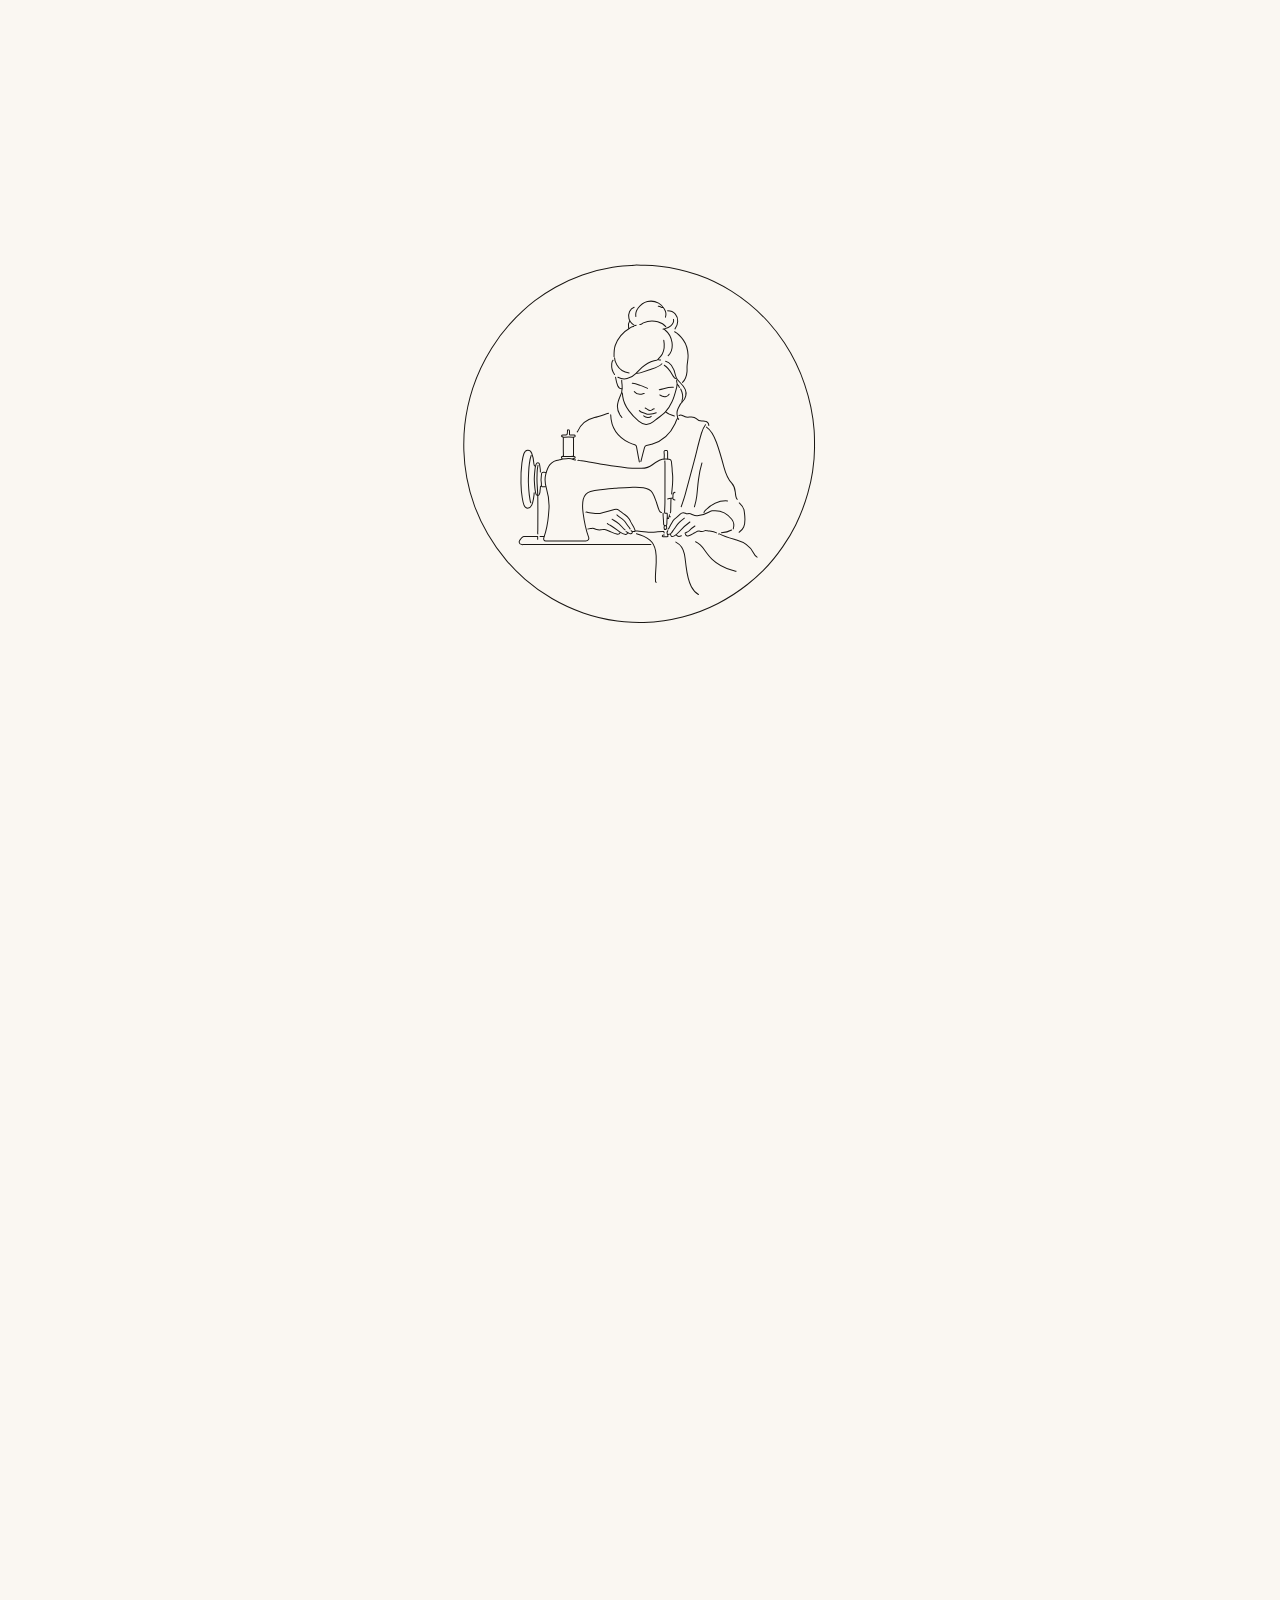
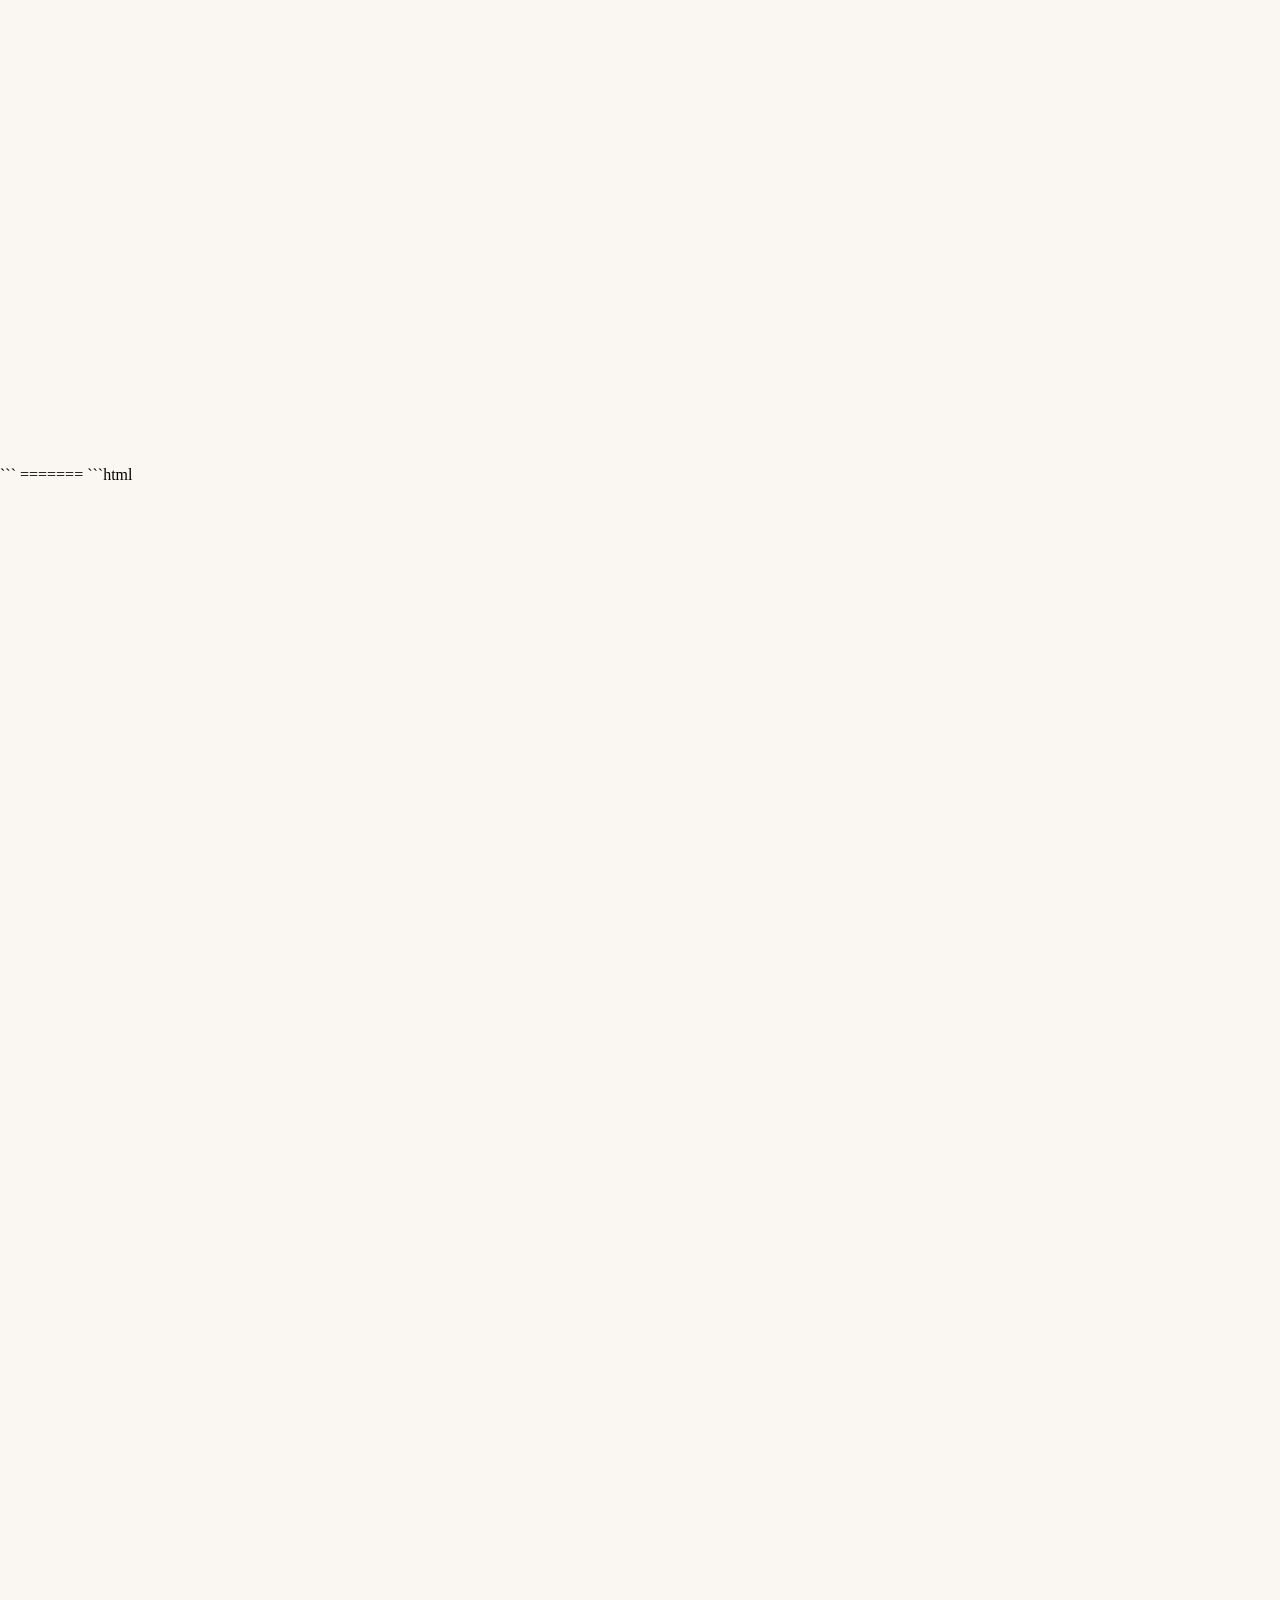
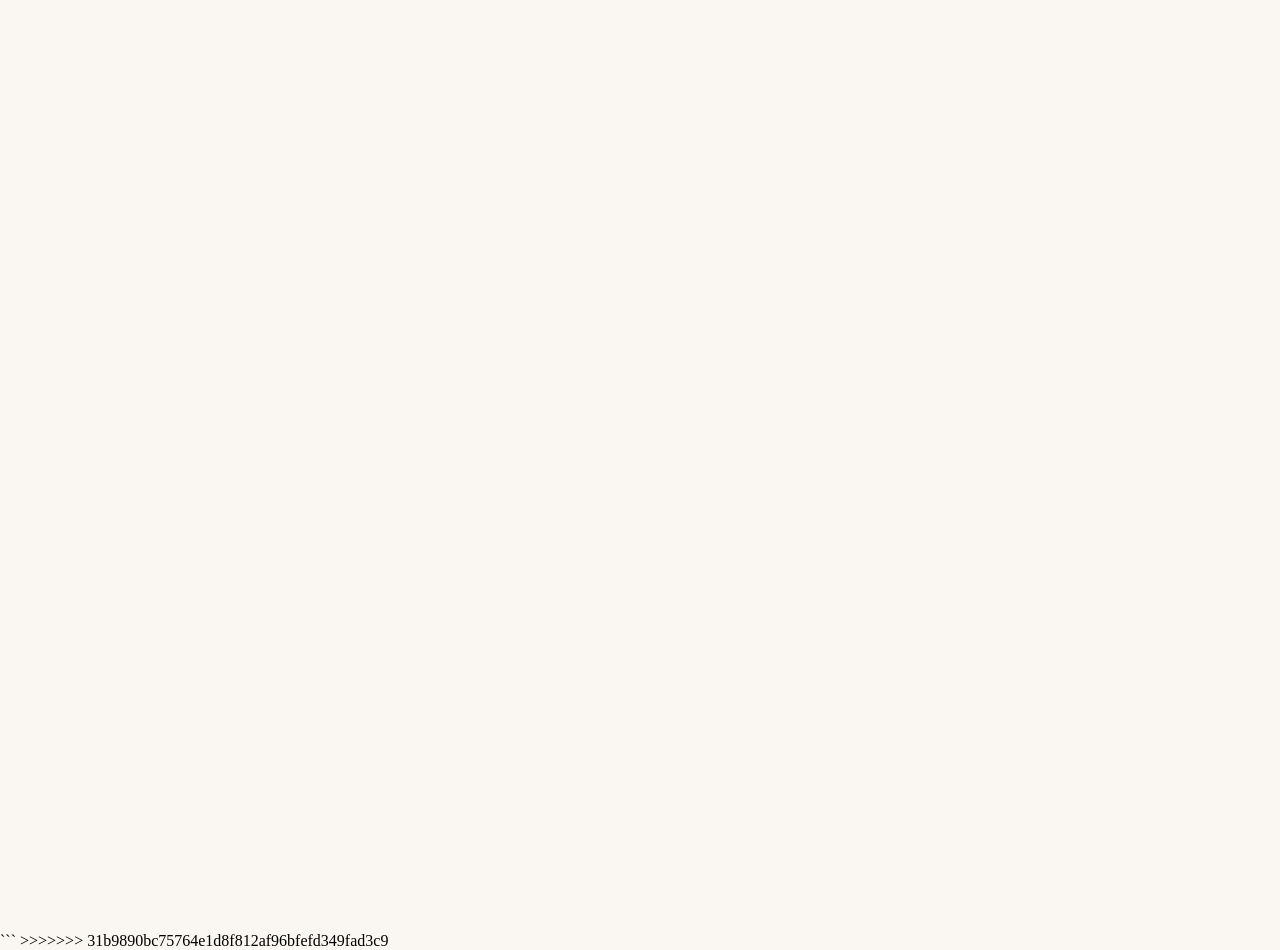
<file: boutique/logo appear.html>
<<<<<<< HEAD
```html
<!DOCTYPE html>
<html lang="en">
<head>
<meta charset="UTF-8">
<meta name="viewport" content="width=device-width, initial-scale=1.0">
<title>Kiran's Boutique</title>

<style>

*{
    margin:0;
    padding:0;
    box-sizing:border-box;
}

body{
    background:#faf7f2;
    overflow:hidden;
    font-family:serif;
}

/* LOADER */

#loader{
    position:fixed;
    inset:0;
    background:#faf7f2;
    display:flex;
    justify-content:center;
    align-items:center;
    z-index:9999;
    transition:all .6s ease;
}

#loader.hide{
    opacity:0;
    visibility:hidden;
}

.logo{
    width:420px;
    max-width:85vw;
}

.logo path{
    fill:none;
    stroke:#111;
    stroke-width:3;

    stroke-dasharray:12000;
    stroke-dashoffset:12000;

    animation:draw 2s linear forwards;
}

@keyframes draw{
    to{
        stroke-dashoffset:0;
    }
}

/* MAIN PAGE */

#main{
    min-height:100vh;
    display:flex;
    justify-content:center;
    align-items:center;
    flex-direction:column;

    opacity:0;
    transition:opacity .8s ease;
}

#main.show{
    opacity:1;
}

h1{
    font-size:4rem;
    color:#222;
}

p{
    color:#666;
    margin-top:10px;
    font-size:1.1rem;
}

button{
    margin-top:30px;
    padding:14px 30px;
    border:none;
    background:#222;
    color:white;
    cursor:pointer;
}

</style>
</head>
<body>

<!-- LOADER -->

<div id="loader">

    <svg class="logo"
         xmlns="http://www.w3.org/2000/svg"
         viewBox="0 0 1254 1254">

                <svg id="logo-svg" xmlns="http://www.w3.org/2000/svg" viewBox="0 0 1254 1254">
          <style>
            #logo-svg path { fill: none; stroke: #1a1714; stroke-linecap: round; stroke-linejoin: round; }
          </style>

          <path stroke-width="4" stroke-dasharray="12 14"
            d="M616.5,75 C611.2,75.3 605.8,75.8 600.5,76 C582,76.4 563.7,78.7 545.5,81.6 C514.7,86.6 484.5,94 455,104.5 C427.1,114.4 400.3,126.5 374.5,141 C353.1,153 332.6,166.3 313.1,181.2 C301,190.5 289.3,200.5 277.9,210.9 C263.9,223.6 250.7,237.1 238.1,251.1 C217.9,273.4 200,297.5 184.1,323 C160.5,360.8 141.3,400.6 127.5,443 C115.9,478.7 108.1,515.2 103.9,552.5 C101,578 100.4,603.5 101.1,629 C101.9,656.2 104.8,683.2 109.9,710 C115.3,738.9 123,767 133.1,794.5 C143.7,823.5 157.1,851.2 172.5,878 C188.8,906.4 207.9,933 229.1,957.9 C245.9,977.7 264.3,996 284,1013.1 C308.9,1034.7 335.6,1053.8 364,1070.5 C393.7,1087.9 424.9,1102.2 457.5,1113.5 C490.5,1125 524.5,1132.8 559,1137.8 C573.9,1140 588.9,1141 604,1141.6 C615.5,1142.1 627,1142.2 638.5,1141.9 C658.6,1141.4 678.6,1139.6 698.5,1136.6 C717.2,1133.8 735.7,1130.2 754,1125.5 C790.8,1115.9 826.2,1102.5 860,1085.1 C891.1,1069.1 920.2,1050.3 947.6,1028.6 C964,1015.6 979.6,1001.6 994.5,987 C1016.6,965.2 1035.8,941 1053.4,915.5 C1067.6,895 1080.6,873.9 1091.5,851.5 C1106.5,820.8 1118.9,789 1128.1,756 C1134,734.7 1139.1,713.3 1142.3,691.5 C1145.8,668.2 1148.1,644.7 1148.1,621 C1148.1,603.3 1148.2,585.6 1146.9,568 C1145.2,544.5 1141.8,521.1 1137,498 C1132.2,475.3 1125.9,453 1118.5,431 C1103.8,387 1083.4,345.8 1058,307 C1043.6,285.1 1027.6,264.4 1010.1,244.9 C977.6,209 941,178.2 900,152.5 C868,132.4 834.2,115.9 798.5,103.6 C761.8,91.1 724,82.5 685.5,78.1 C671.1,76.5 656.6,75.6 642,75.4 C633.7,75.2 625.3,75.1 617,75">
            <animate attributeName="stroke-dashoffset" from="5000" to="0" dur="4s" begin="0.4s" fill="freeze" calcMode="linear"/>
          </path>

          <path stroke-width="4" stroke-dasharray="10 14" d="M321.5,893.5 C321.5,891 321.5,888.5 321.5,885.5 C307.5,885.5 294,885.4 280.5,885.6 C278.2,885.6 276.2,887.1 274.5,888.5 C272.1,890.6 270.5,893.6 268.4,895.9 C265.8,898.7 265.9,901.7 266.7,904.4 C267.7,907.8 271.1,909 274.5,909.5 C275.5,909.6 276.5,909.5 277.5,909.5 C404.8,909.5 532.2,909.5 659.5,909.5"><animate attributeName="stroke-dashoffset" from="600" to="0" dur="0.5s" begin="4.4s" fill="freeze"/></path>
          <path stroke-width="4" stroke-dasharray="10 14" d="M691.5,813.5 C687.2,814.1 685.9,810.9 684.5,808 C681,800.5 679.2,792.3 676.5,784.5 C673,774.2 670,763.8 664,754.5 C657.7,744.5 647.8,741.1 637,739.5 C623.4,737.6 609.7,738.5 596,738.6 C581.3,738.7 566.7,740.2 552,741.3 C537.4,742.4 523,744 508.5,745.6 C498.6,746.7 488.6,748 479.1,750.7 C467.4,754 460.3,762.5 457.5,774.5 C454.3,788 455.3,801.5 457.1,815 C460.3,839.5 464.8,863.7 473.5,887 C475.9,893.6 472.1,898.3 465,898.5 C428.2,899.6 391.3,898.7 354.5,899 C351.5,899 348.5,898.8 345.5,898.5 C340.4,898 338.2,894.1 340,888.5 C343.6,877.8 346.8,867 348.9,856 C351,845.2 352.7,834.4 353.6,823.5 C354.4,814.7 355.2,805.9 355.5,797 C356,777.9 352.8,759.2 347.4,741 C343.1,726.7 342,712.6 345.9,698 C348.6,688.2 351.5,678.5 358,670.5 C365.1,661.9 374.4,657.4 385.5,656.5 C386.5,656.4 387.4,656.6 388.5,656.1 C396.3,652.3 404.8,653.2 413,652.5 C419.6,651.9 425.5,654.3 431.5,656.5 C432.4,656.8 433.5,657.3 434.5,656.5"><animate attributeName="stroke-dashoffset" from="1400" to="0" dur="0.9s" begin="4.9s" fill="freeze"/></path>
          <path stroke-width="4" stroke-dasharray="10 14" d="M314.5,675.5 C311.1,674.9 310.6,672.7 310.4,669.5 C309.5,658.1 308,646.7 303.4,636 C301.3,630.9 297.2,627.2 291.5,627.7 C286,628.2 282.5,632.2 280.5,637.5 C277,646.7 275.8,656.3 274.4,666 C271.6,685.9 271.1,705.9 271.6,726 C271.9,740.6 272.9,755.1 275.4,769.5 C276.6,777 277.8,784.5 280.6,791.5 C283.2,798.1 286.9,801.2 293.5,800.5 C298.9,800 301.2,796 303.5,792 C306.3,787.1 307.4,781.4 308.3,776 C309.5,768.9 311.1,761.8 311,754.5"><animate attributeName="stroke-dashoffset" from="700" to="0" dur="0.5s" begin="5.8s" fill="freeze"/></path>
          <path stroke-width="4" stroke-dasharray="10 14" d="M721.5,758 C722.3,747.3 723.7,736.7 724.3,726 C724.8,715.6 725.4,705 723.6,694.5 C722.8,689.8 723.2,684.8 722.7,680 C722,673.5 721.4,667 720.6,660.5 C720.1,656.2 718.1,654.9 714,654.4 C704,653.1 694.1,652.8 685.1,657.7 C677.8,661.6 670.5,665.8 664,671 C654.5,678.6 643.5,681.4 631.5,681.5 C617.8,681.7 604.1,681.8 590.5,680.4 C576,678.9 561.5,677 547,675 C535.5,673.3 524,671.4 512.5,669.5 C501.5,667.6 490.6,665 479.5,663.7 C470.4,662.6 461.6,660.2 452.5,659.4 C448.8,659.1 445.3,657.7 441.5,658"><animate attributeName="stroke-dashoffset" from="800" to="0" dur="0.55s" begin="6.3s" fill="freeze"/></path>
          <path stroke-width="4" stroke-dasharray="10 14" d="M822.5,551.5 C816.6,559.1 813.3,568 810.5,577 C802,604.7 795.9,633 788.5,661 C779.6,694.5 770.7,728 761.4,761.5 C758.1,773.3 753.8,784.8 750,796.5"><animate attributeName="stroke-dashoffset" from="700" to="0" dur="0.5s" begin="6.85s" fill="freeze"/></path>
          <path stroke-width="3" stroke-dasharray="10 14" d="M905.5,862.5 C908.7,852.1 907.3,842 900.9,833.6 C886.1,814.4 866.3,805.6 842,808.7 C838.6,809.1 835.2,811 832,812.9 C821.5,819.1 810,822.4 798,823.4 C792.5,823.9 787.4,821.6 782.6,819.4 C778.4,817.4 774.7,815.6 769.9,817.4 C767.5,818.3 764.9,817.2 762.5,816 C756.8,813.1 751.5,814 747,818.5 C741.6,823.8 736.1,829 730,833.5 C725.3,837 723.4,842.7 720.5,847.5 C718,851.8 715.8,856.1 713.5,860.5 C712.8,861.9 711.9,862.6 710.5,863"><animate attributeName="stroke-dashoffset" from="600" to="0" dur="0.45s" begin="7.35s" fill="freeze"/></path>
          <path stroke-width="4" stroke-dasharray="10 14" d="M825.5,558.5 C842.1,569.5 849,587 855.4,604.5 C864.1,628.6 871,653.2 877.6,678 C882.3,695.4 888.1,712.4 900.9,726.1 C907.8,733.5 910.6,742.9 911.6,753 C912.2,758.5 912.2,764.2 914.5,769.5 C915.2,771.2 915.3,773.3 917.5,774"><animate attributeName="stroke-dashoffset" from="500" to="0" dur="0.4s" begin="7.8s" fill="freeze"/></path>
          <path stroke-width="4" stroke-dasharray="10 14" d="M573,456.5 C576,459.1 574.8,463 575.2,466 C577.4,482.3 584.1,496.5 593.6,509.4 C602.1,521.1 612.1,531.5 623,541 C629.3,546.5 636.6,549.9 645,550.5 C653.6,551 660.6,547 667,542 C679.1,532.4 692,523.8 702.9,512.9 C711.5,504.4 717.5,494 722.5,483 C728.8,469.4 732.6,454.9 736.3,440.4 C737.7,435 739.5,428.9 736.6,422.9 C735.9,421.5 736.8,419.3 737,417.5"><animate attributeName="stroke-dashoffset" from="700" to="0" dur="0.5s" begin="8.2s" fill="freeze"/></path>
          <path stroke-width="4" stroke-dasharray="10 14" d="M701.5,659.5 C700.6,662 701.6,664.5 701.6,667 C701.5,705.7 701.6,744.3 701.5,783 C701.4,792.2 700.8,801.3 700.5,810.5 C700.5,812.1 699.8,813.9 701.8,816 C703.3,816 705.7,816 708.1,816 C709.6,825.2 707.2,833.8 707.3,842.5 C707.3,845.7 707.8,849.5 705.5,852.5"><animate attributeName="stroke-dashoffset" from="500" to="0" dur="0.4s" begin="8.7s" fill="freeze"/></path>
          <path stroke-width="4" stroke-dasharray="10 14" d="M539.5,521.5 C540.5,560.8 559.9,587.9 594.5,605 C600,607.7 605.6,610 611.5,611.5 C614.5,612.2 616,614 616.5,617 C618.5,627.8 620.5,638.7 622.5,649.5 C623.3,653.8 624.2,658.2 625,662.5"><animate attributeName="stroke-dashoffset" from="400" to="0" dur="0.35s" begin="9.1s" fill="freeze"/></path>
          <path stroke-width="3" stroke-dasharray="10 14" d="M739,532 C735.4,537 734.1,543.1 731.6,548.5 C717.5,579 695.1,600 662.5,609.6 C657.1,611.2 651.6,612.9 646,613.4 C642,613.8 641.3,616.8 640.6,619.5 C636.9,633 633.5,646.5 630,660 C629.9,660.4 629.7,660.7 629.5,661"><animate attributeName="stroke-dashoffset" from="400" to="0" dur="0.35s" begin="9.45s" fill="freeze"/></path>
          <path stroke-width="4" stroke-dasharray="10 14" d="M730.5,274 C741.7,279.7 749.4,289 756.5,299 C766.3,312.6 769.8,328 770.6,344.5 C771.1,355 768.4,365.2 767.6,375.5 C767.1,381.3 767.9,387.2 767.4,393 C766.3,405 763.2,416.3 754,425"><animate attributeName="stroke-dashoffset" from="400" to="0" dur="0.35s" begin="9.8s" fill="freeze"/></path>
          <path stroke-width="4" stroke-dasharray="10 14" d="M703,230.5 C706,221.7 704.5,213.8 699.6,206 C695.1,198.8 690.3,192.5 682.5,188.4 C660,176.6 636.3,183.3 622,202.5 C616.2,210.3 612.7,218.6 614.5,228.5"><animate attributeName="stroke-dashoffset" from="300" to="0" dur="0.3s" begin="10.15s" fill="freeze"/></path>
          <path stroke-width="4" stroke-dasharray="10 14" d="M608.5,258.5 C604,258 600.5,260.6 597,262.6 C576.1,274.8 561.1,292 553,315 C549.2,325.9 549.3,337.2 549.5,348.5"><animate attributeName="stroke-dashoffset" from="300" to="0" dur="0.3s" begin="10.45s" fill="freeze"/></path>
          <path stroke-width="4" stroke-dasharray="10 14" d="M698,299.5 C700.6,313.5 700.3,327 693.6,340.1 C690.3,346.6 684.8,351.2 680.5,356.8 C678.2,359.9 672.8,359.2 668.9,360.3 C654.7,364 642.8,371.6 632.1,381.1 C626.4,386.2 621.3,392.1 616.1,397.6 C608.9,405.3 599.4,410.9 588.5,413.7 C578.6,416.2 569.8,414.3 561,410"><animate attributeName="stroke-dashoffset" from="500" to="0" dur="0.4s" begin="10.75s" fill="freeze"/></path>
          <path stroke-width="4" stroke-dasharray="10 14" d="M692.5,369.5 C682.4,380 668.6,383 655.5,387.5 C647,390.4 638.5,393.2 630,396 C625.8,397.4 621.5,398.4 617,398"><animate attributeName="stroke-dashoffset" from="250" to="0" dur="0.25s" begin="11.15s" fill="freeze"/></path>
          <path stroke-width="4" stroke-dasharray="10 14" d="M703.5,362 C710.9,363.5 716.1,367.9 720.6,373.9 C727.5,383.1 731,393.7 733.2,404.6 C735.3,414.4 741.5,420.6 748,427 C753.7,432.6 758.7,438.7 762,446 C767.4,457.6 764.1,474.3 753.2,483.3 C747,488.3 744,496.6 740.4,504 C736.2,512.9 736.9,521.9 739.6,531 C740.1,532.6 741.5,534 742.5,535.5"><animate attributeName="stroke-dashoffset" from="500" to="0" dur="0.4s" begin="11.4s" fill="freeze"/></path>
          <path stroke-width="4" stroke-dasharray="10 14" d="M731.5,265.5 C742,252.1 742.1,232.6 732.6,221.4 C726.4,214.2 718.6,211.5 709.5,211.5"><animate attributeName="stroke-dashoffset" from="200" to="0" dur="0.25s" begin="11.8s" fill="freeze"/></path>
          <path stroke-width="4" stroke-dasharray="10 14" d="M704,258.5 C697.8,250.6 689.2,246.7 680,244 C665.3,239.8 650.9,240.8 637,247.5 C633.5,249.1 631.3,253.6 626.5,252.5"><animate attributeName="stroke-dashoffset" from="250" to="0" dur="0.25s" begin="12.05s" fill="freeze"/></path>
          <path stroke-width="3" stroke-dasharray="10 14" d="M551,351.5 C550.9,359.6 554.3,366.7 558.1,373.5 C566,387.7 578.6,395 594.5,397"><animate attributeName="stroke-dashoffset" from="200" to="0" dur="0.25s" begin="12.3s" fill="freeze"/></path>
          <path stroke-width="4" stroke-dasharray="10 14" d="M546.5,359 C543.2,361.7 543,365.8 542.6,369.5 C541.5,381.1 543.9,392 551,401.5"><animate attributeName="stroke-dashoffset" from="150" to="0" dur="0.2s" begin="12.55s" fill="freeze"/></path>
          <path stroke-width="4" stroke-dasharray="10 14" d="M572.5,418.5 C572,423.1 573,427.5 573.5,432 C574.3,438.9 574,445.7 572.5,452.5 C572.3,453.5 572.5,454.5 572.5,455.5"><animate attributeName="stroke-dashoffset" from="150" to="0" dur="0.2s" begin="12.75s" fill="freeze"/></path>
          <path stroke-width="4" stroke-dasharray="10 14" d="M572,456.5 C566.7,469.5 559.7,481.9 559.5,496.5 C559.3,505.7 562.3,513.9 567,521.5 C568.9,524.4 571,527.2 573,530"><animate attributeName="stroke-dashoffset" from="200" to="0" dur="0.25s" begin="12.95s" fill="freeze"/></path>
          <path stroke-width="4" stroke-dasharray="10 14" d="M533,517.5 C519,521.8 505.2,526.9 491,530.3 C467.1,536 450.4,549.7 440.5,572 C440.3,572.4 439.8,572.7 439.5,573"><animate attributeName="stroke-dashoffset" from="250" to="0" dur="0.25s" begin="13.2s" fill="freeze"/></path>
          <path stroke-width="4" stroke-dasharray="10 14" d="M554,409.5 C555.4,418.2 556.7,426.9 560.5,435 C563,440.3 566.3,444.6 573,444"><animate attributeName="stroke-dashoffset" from="150" to="0" dur="0.2s" begin="13.45s" fill="freeze"/></path>
          <path stroke-width="4" stroke-dasharray="10 14" d="M604,428 C612.6,427.5 620.2,431.2 628,434.1 C635.3,436.7 642.3,440 649.5,443"><animate attributeName="stroke-dashoffset" from="150" to="0" dur="0.2s" begin="13.65s" fill="freeze"/></path>
          <path stroke-width="4" stroke-dasharray="10 14" d="M726.5,440 C711.9,438.6 698.5,444.4 684.5,447"><animate attributeName="stroke-dashoffset" from="120" to="0" dur="0.2s" begin="13.85s" fill="freeze"/></path>
          <path stroke-width="4" stroke-dasharray="10 14" d="M748.5,445 C753.9,455.9 757.1,467 752.6,479 C752.1,480.2 752.5,481.7 752.5,483"><animate attributeName="stroke-dashoffset" from="150" to="0" dur="0.2s" begin="14.05s" fill="freeze"/></path>
          <path stroke-width="4" stroke-dasharray="10 14" d="M610,452.5 C617.1,460.8 626,462.5 636,458.9 C637.3,458.5 638.3,458.8 639.5,458.5"><animate attributeName="stroke-dashoffset" from="120" to="0" dur="0.18s" begin="14.25s" fill="freeze"/></path>
          <path stroke-width="4" stroke-dasharray="10 14" d="M714,460.5 C710.1,467.2 700.7,469.5 692.5,466 C690.3,465 688.2,463.7 686,462.5"><animate attributeName="stroke-dashoffset" from="120" to="0" dur="0.18s" begin="14.43s" fill="freeze"/></path>
          <path stroke-width="3" stroke-dasharray="10 14" d="M625,509.5 C629.1,514.6 635.4,515.7 641.1,517.3 C644.7,518.3 648.1,520.8 652,520.4 C659.3,519.8 666.7,519.6 673.5,516.4 C674.2,516.1 674.8,516.1 675.5,516"><animate attributeName="stroke-dashoffset" from="150" to="0" dur="0.2s" begin="14.61s" fill="freeze"/></path>
          <path stroke-width="3" stroke-dasharray="10 14" d="M638,525 C644.8,530.5 655.2,531.6 660.5,526.5"><animate attributeName="stroke-dashoffset" from="100" to="0" dur="0.15s" begin="14.81s" fill="freeze"/></path>
          <path stroke-width="3" stroke-dasharray="10 14" d="M642.5,501.5 C645.3,502.9 648.1,504.4 650.5,506.4 C654.4,509.7 658.7,509.8 663,507 C665,505.7 667,504.3 669.5,504"><animate attributeName="stroke-dashoffset" from="120" to="0" dur="0.18s" begin="14.96s" fill="freeze"/></path>
          <path stroke-width="4" stroke-dasharray="10 14" d="M704,513.5 C711.2,520.3 720.3,523 729.5,525.5"><animate attributeName="stroke-dashoffset" from="100" to="0" dur="0.15s" begin="15.14s" fill="freeze"/></path>
          <path stroke-width="4" stroke-dasharray="10 14" d="M832.5,553.5 C831.8,546.8 829.8,542.8 822,541.5 C819.5,541 817.1,540.2 814.5,540.5 C806.8,541.5 800.2,538.7 795.1,533.4 C789.1,527.1 781.5,527.8 774.5,528.8 C769.2,529.6 764.6,529.4 760,526.9 C757.9,525.8 755.6,525.1 753.5,523.9 C750.1,522 746.8,522.2 743.5,524"><animate attributeName="stroke-dashoffset" from="300" to="0" dur="0.3s" begin="15.29s" fill="freeze"/></path>
          <path stroke-width="3" stroke-dasharray="10 14" d="M888.5,779 C860.5,776.8 839,789.6 820.5,809 C819.2,810.5 817.9,812.2 818,814.5"><animate attributeName="stroke-dashoffset" from="250" to="0" dur="0.25s" begin="15.59s" fill="freeze"/></path>
          <path stroke-width="4" stroke-dasharray="10 14" d="M923.5,785 C930.4,791.4 936.6,798.5 937.9,808 C940,824.4 943.6,840.8 936.6,857.1 C933.7,863.9 928.9,868.6 923,872.5"><animate attributeName="stroke-dashoffset" from="250" to="0" dur="0.25s" begin="15.84s" fill="freeze"/></path>
          <path stroke-width="4" stroke-dasharray="10 14" d="M976.5,947 C971.3,943.5 967.8,938.3 965.1,932.9 C954.6,912.3 936.7,901.7 915.5,895.6 C897.9,890.6 880.2,886.4 864,877.5 C863.3,877.2 862.3,877.5 861.5,877.5"><animate attributeName="stroke-dashoffset" from="300" to="0" dur="0.3s" begin="16.09s" fill="freeze"/></path>
          <path stroke-width="4" stroke-dasharray="10 14" d="M900.5,866 C891,871.3 880.7,873.4 870,874"><animate attributeName="stroke-dashoffset" from="100" to="0" dur="0.15s" begin="16.39s" fill="freeze"/></path>
          <path stroke-width="3" stroke-dasharray="10 14" d="M812,665.5 C807.1,681.9 803.7,698.6 801.6,715.5 C799.5,731.8 798.3,748.2 796.5,764.5 C795.3,775.4 792.6,786 789.5,796.5"><animate attributeName="stroke-dashoffset" from="250" to="0" dur="0.25s" begin="16.54s" fill="freeze"/></path>
          <path stroke-width="4" stroke-dasharray="10 14" d="M302,643.5 C298.6,652.2 297.6,661.3 296.4,670.5 C294.4,684.9 294.4,699.5 293.7,714 C293.2,724.6 294.4,735.3 295,746 C295.6,755.7 296.9,765.4 298.5,775 C299.1,778.2 299.5,781.5 301,784.5"><animate attributeName="stroke-dashoffset" from="250" to="0" dur="0.25s" begin="16.79s" fill="freeze"/></path>
          <path stroke-width="5" stroke-dasharray="10 14" d="M322.5,672.5 C321.6,677 320.9,681.5 320.4,686 C319.5,693 319.8,700 319.5,707 C318.6,726.1 321.5,745 321.8,764 C322.4,798.3 322,832.7 321.9,867 C321.9,870.5 320.9,874 322,877.5"><animate attributeName="stroke-dashoffset" from="400" to="0" dur="0.35s" begin="17.04s" fill="freeze"/></path>
          <path stroke-width="4" stroke-dasharray="10 14" d="M329.5,692.5 C330,685.2 328.2,678.2 327.3,671 C327.1,668.7 326.3,665.6 322.5,665.4 C319,665.3 317.4,667.7 316.6,670 C315.2,674.4 314,679 313.6,683.5 C312.4,695.1 310.9,706.8 311.5,718.5 C312.1,731.1 312.7,743.7 315.6,756 C316.2,758.6 316.8,762.1 320.5,762.4 C322.9,762.7 325.5,762.2 326.5,759.5 C327.3,757.1 328.4,754.5 328.4,752 C328.2,747.4 329.8,743 329.5,738.5 C329.4,736.3 329.7,734.5 332.5,734.5"><animate attributeName="stroke-dashoffset" from="350" to="0" dur="0.3s" begin="17.39s" fill="freeze"/></path>
          <path stroke-width="4" stroke-dasharray="10 14" d="M346,694.5 C343.8,693.2 341.4,693.7 339,693.5 C335.5,693.2 333.3,694.7 333.1,698 C332.3,707.1 330,716.3 332.4,725.5 C332.9,727.4 332.4,729.5 332.5,731.5 C332.9,736.1 334.1,737.3 338.5,736.9 C340.7,736.7 342.9,737.7 345,736.5"><animate attributeName="stroke-dashoffset" from="200" to="0" dur="0.22s" begin="17.69s" fill="freeze"/></path>
          <path stroke-width="4" stroke-dasharray="10 14" d="M428,589.5 C429.5,587.6 434.2,589.7 433.5,585 C432.9,580.5 429.1,583.1 426.9,582.2 C425.2,581.4 422.7,582.3 420.5,582.5 C417.4,582.9 416.2,581.6 416.5,578.5 C416.7,575.8 416.5,573.2 416.5,570.5 C416.6,568 415.2,566.7 413,566.6 C410.1,566.3 410.5,568.7 410.5,570.5 L410.5,571 C410.3,582.5 410.3,582.5 398.5,582.5 C396.2,582.5 393.5,581.8 392.4,585.3 C393.7,588.5 395.9,588.8 399.5,588.7 C408.8,588.4 418.2,587.9 427.5,589"><animate attributeName="stroke-dashoffset" from="200" to="0" dur="0.22s" begin="17.91s" fill="freeze"/></path>
          <path stroke-width="4" stroke-dasharray="10 14" d="M428,590 C429.1,596.5 428.4,603 428.5,609.5 C428.6,619.8 428.5,630.2 428.5,640.5 C428.5,642.2 428.8,643.9 428,645.5"><animate attributeName="stroke-dashoffset" from="150" to="0" dur="0.2s" begin="18.13s" fill="freeze"/></path>
          <path stroke-width="5" stroke-dasharray="10 14" d="M398,590 C398.3,607.8 397.5,625.7 398.5,643.5 C398.5,644.2 398.2,644.8 398,645.5"><animate attributeName="stroke-dashoffset" from="120" to="0" dur="0.18s" begin="18.33s" fill="freeze"/></path>
          <path stroke-width="4" stroke-dasharray="10 14" d="M394.5,653 C393.4,651.5 391.7,650 392.6,648 C393.7,645.6 396.6,646 398.5,646.1 C408.2,646.7 417.8,646.8 427.5,646 C428.2,646 428.9,646.3 429.5,646.4 C431.3,646.7 433.6,646.1 433.5,649 C433.3,651.3 431.6,652.1 429.5,652 C428.3,651.9 427.4,652.3 426.5,653"><animate attributeName="stroke-dashoffset" from="150" to="0" dur="0.2s" begin="18.51s" fill="freeze"/></path>
          <path stroke-width="4" stroke-dasharray="10 14" d="M604.5,870.5 C605.3,870.5 606.2,870.4 607,870.5 C612.3,870.9 613.2,869.5 611.5,864.5 C608.7,856.2 603.2,849.3 599.4,841.6 C598.2,839 596.8,836.5 595.4,834 C592.2,828.4 588,823.8 582.1,820.3 C575.8,816.6 570.4,811.4 564.5,807 C560.3,803.9 555.8,803.5 550.5,804.8 C536,808.4 521.9,813.1 507.5,816.3 C502.9,817.4 497.8,816.9 493,816.4 C486,815.7 479,814.4 472,813.6 C469.8,813.3 467.8,811.8 465.5,812.5"><animate attributeName="stroke-dashoffset" from="500" to="0" dur="0.4s" begin="18.71s" fill="freeze"/></path>
          <path stroke-width="4" stroke-dasharray="10 14" d="M567.5,874 C565.5,878.7 563.2,879.4 557.5,878.1 C549.2,876.2 541.8,872 534,869 C529.9,867.4 525.7,865.8 521.5,864.6 C519.6,864.1 517.4,864.1 515.5,864.6 C506.3,866.6 497.4,866 489,861.5 C485.5,859.6 482.3,861.5 479,861.6 C476.5,861.7 474,862.5 471.5,863"><animate attributeName="stroke-dashoffset" from="300" to="0" dur="0.3s" begin="19.11s" fill="freeze"/></path>
          <path stroke-width="4" stroke-dasharray="10 14" d="M613,868.5 C616.8,868.8 620.7,869.2 624.5,869.5 C633.7,870.1 642.9,871.6 652,872.3 C659.6,872.8 667.3,872.6 675,871.8 C682.6,871.1 690.3,870 698.1,870.5 C698.4,871.8 698.7,873.2 699,874.5"><animate attributeName="stroke-dashoffset" from="250" to="0" dur="0.25s" begin="19.41s" fill="freeze"/></path>
          <path stroke-width="4" stroke-dasharray="10 14" d="M616.5,877 C631.1,880.6 644.8,886.2 656.5,896 C666.4,904.4 671.2,915.5 673.6,928 C675.7,939.4 675.8,951 675.4,962.5 C674.9,975.8 673.7,989.2 673.1,1002.5 C672.8,1008.5 673.3,1014.5 673.5,1020.5 C673.5,1021.8 674.7,1021.6 675.5,1022"><animate attributeName="stroke-dashoffset" from="400" to="0" dur="0.35s" begin="19.66s" fill="freeze"/></path>
          <path stroke-width="4" stroke-dasharray="10 14" d="M696,815.5 C695.3,826.7 697.9,837.8 697.5,849 C697.4,851.1 698.3,851.9 700.5,852.1 C706.7,852.6 706.5,852.7 706.6,859.5 C706.6,864.7 703.1,863.9 699.8,864 C698.7,860.3 697.8,856.7 700,853"><animate attributeName="stroke-dashoffset" from="200" to="0" dur="0.22s" begin="20.01s" fill="freeze"/></path>
          <path stroke-width="4" stroke-dasharray="10 14" d="M709.5,653 C709.5,646.5 709.4,640 709.5,633.5 C709.6,631.5 709.5,629.1 707.5,628.7 C705.3,628.2 702.5,627.6 700.6,629.1 C699.2,630.3 698.3,632 698.9,634.5 C700.3,640.8 699.5,647.2 699,653.5"><animate attributeName="stroke-dashoffset" from="120" to="0" dur="0.18s" begin="20.23s" fill="freeze"/></path>
          <path stroke-width="4" stroke-dasharray="10 14" d="M719.5,772 C719.2,784.8 718.8,797.7 718.6,810.5 C718.5,812 718,813.2 717.5,814.5"><animate attributeName="stroke-dashoffset" from="150" to="0" dur="0.2s" begin="20.41s" fill="freeze"/></path>
          <path stroke-width="4" stroke-dasharray="10 14" d="M724.5,770.5 C719.5,771.2 714.4,771.5 709.5,773"><animate attributeName="stroke-dashoffset" from="80" to="0" dur="0.12s" begin="20.61s" fill="freeze"/></path>
          <path stroke-width="4" stroke-dasharray="10 14" d="M731.5,753 C726.6,753.5 725.5,756.7 725.4,761 C725.4,764 725.7,767 725.1,770 C724.5,773.9 727.3,776.4 731.5,776.5"><animate attributeName="stroke-dashoffset" from="100" to="0" dur="0.15s" begin="20.73s" fill="freeze"/></path>
          <path stroke-width="3" stroke-dasharray="10 14" d="M759.5,830.5 C754.1,834.7 748.5,838.9 743.7,843.7 C737.8,849.5 733.5,856.8 728.5,863.5 C725.6,867.5 723,871.6 720,875.5 C717.5,878.6 713.8,879.4 710,879.5"><animate attributeName="stroke-dashoffset" from="200" to="0" dur="0.22s" begin="20.88s" fill="freeze"/></path>
          <path stroke-width="3" stroke-dasharray="10 14" d="M776,842 C763.5,850.7 752.6,861.2 742.5,872.5 C738.6,876.7 734.7,880.8 729.5,883.5 C722.4,887.3 719.4,886.1 718,878.5"><animate attributeName="stroke-dashoffset" from="200" to="0" dur="0.22s" begin="21.1s" fill="freeze"/></path>
          <path stroke-width="3" stroke-dasharray="10 14" d="M855.5,874.5 C847.6,870.7 839,869.9 830.5,868.5 C828.7,868.2 826.5,868.7 825.1,867.9 C822.8,866.6 821.4,867.4 819.5,868.4 C815.2,870.6 810.9,871.3 805.9,869.6 C800.1,867.7 795.3,871.4 790.5,874.1 C784.6,877.3 779.2,881.4 772.5,883 C767.3,884.3 764.1,883.6 763.1,880 C762.8,879.3 763.3,878.3 763.5,877.5"><animate attributeName="stroke-dashoffset" from="300" to="0" dur="0.3s" begin="21.32s" fill="freeze"/></path>
          <path stroke-width="3" stroke-dasharray="10 14" d="M791,854 C784.8,858 778.8,862.3 773.9,868 C770.6,871.8 765.5,872.7 761.5,875.5"><animate attributeName="stroke-dashoffset" from="120" to="0" dur="0.18s" begin="21.62s" fill="freeze"/></path>
          <path stroke-width="3" stroke-dasharray="10 14" d="M710,868 C705.5,872.7 707.8,877.4 710,882 C711.5,885 710.3,885.6 707.5,886.1 C703.9,886.8 700.5,886 697,886 C695.7,886 693.9,886.5 693.5,884.5 C693.1,882.2 694.9,881.5 696.5,881 C697.4,880.8 698.5,881 699.5,881"><animate attributeName="stroke-dashoffset" from="120" to="0" dur="0.18s" begin="21.8s" fill="freeze"/></path>
          <path stroke-width="3" stroke-dasharray="10 14" d="M735.5,881 C739.5,886.6 742.4,887 750.5,883"><animate attributeName="stroke-dashoffset" from="80" to="0" dur="0.12s" begin="21.98s" fill="freeze"/></path>
          <path stroke-width="3" stroke-dasharray="10 14" d="M793,901 C804.4,906.4 812.5,915.2 819.6,925.4 C826.6,935.3 833.7,945.1 842.5,953.5 C859.5,969.8 880,979.7 902.5,986 C906.3,987.1 910.2,988 914,989"><animate attributeName="stroke-dashoffset" from="300" to="0" dur="0.3s" begin="22.1s" fill="freeze"/></path>
          <path stroke-width="3" stroke-dasharray="10 14" d="M734,902 C748.7,909.6 756.5,922 759.6,938 C762,950.1 763,962.3 764.6,974.5 C767.2,995.1 770.3,1015.7 780,1034.5 C785.1,1044.4 791.8,1052.8 801.5,1058.5"><animate attributeName="stroke-dashoffset" from="300" to="0" dur="0.3s" begin="22.4s" fill="freeze"/></path>
          <path stroke-width="3" stroke-dasharray="10 14" d="M558,821 C562.6,825.6 568.4,828.6 573.6,832.4 C577.3,835.2 580.5,838.1 583,842 C587.7,849 592.7,855.7 597.5,862.5"><animate attributeName="stroke-dashoffset" from="150" to="0" dur="0.2s" begin="22.7s" fill="freeze"/></path>
          <path stroke-width="3" stroke-dasharray="10 14" d="M543.5,833.5 C548,836.3 552.4,839.3 557,842 C566.6,847.5 572.7,856.6 580.4,864.1 C581.1,864.7 581.7,865.1 582.5,865.5"><animate attributeName="stroke-dashoffset" from="150" to="0" dur="0.2s" begin="22.9s" fill="freeze"/></path>
          <path stroke-width="3" stroke-dasharray="10 14" d="M529.5,846.5 C531.4,849.8 535.2,850.2 538.1,851.8 C548.6,857.7 557.8,865.4 567.5,872.4 C572.4,876 578.1,878.4 584,879.3 C586.6,879.7 588.7,877.4 590,875"><animate attributeName="stroke-dashoffset" from="200" to="0" dur="0.22s" begin="23.1s" fill="freeze"/></path>
          <path stroke-width="3" stroke-dasharray="10 14" d="M600.5,868 C603.7,869.4 605.1,871.9 603.4,875 C601.8,878 599.3,877.7 595.9,876.7 C591.7,875.5 588.9,872.7 585.5,870.5"><animate attributeName="stroke-dashoffset" from="80" to="0" dur="0.12s" begin="23.32s" fill="freeze"/></path>
          <path stroke-width="3" stroke-dasharray="10 14" d="M340,885.5 C336.2,884.1 332.3,886.1 328.5,885.5"><animate attributeName="stroke-dashoffset" from="60" to="0" dur="0.1s" begin="23.44s" fill="freeze"/></path>
          <path stroke-width="3" stroke-dasharray="10 14" d="M681.5,198 C684.4,197.7 687,198.7 689.5,200 C691.4,200.9 693.1,202.5 695.5,201.5"><animate attributeName="stroke-dashoffset" from="60" to="0" dur="0.1s" begin="23.54s" fill="freeze"/></path>
          <path stroke-width="3" stroke-dasharray="10 14" d="M681.5,357 C683.6,358.7 686.2,357.7 688.5,358"><animate attributeName="stroke-dashoffset" from="50" to="0" dur="0.09s" begin="23.64s" fill="freeze"/></path>
          <path stroke-width="3" stroke-dasharray="10 14" d="M699.5,374 C710.6,380.7 717.2,391.2 723.5,402 C725.3,405.1 727.4,408.1 729.5,411 C730.8,412.7 732.7,413.7 735,413.5"><animate attributeName="stroke-dashoffset" from="150" to="0" dur="0.2s" begin="23.73s" fill="freeze"/></path>
          <path stroke-width="3" stroke-dasharray="10 14" d="M727,237 C729.1,245.4 724.4,251.4 718.9,256.4 C714.3,260.4 708.5,263 702.5,264.4 C701,264.7 700.3,265.8 699,266"><animate attributeName="stroke-dashoffset" from="120" to="0" dur="0.18s" begin="23.93s" fill="freeze"/></path>
          <path stroke-width="4" stroke-dasharray="10 14" d="M609.5,201 C597.2,205.4 590.8,219.5 593.9,234 C595.9,243.3 601.7,249.1 609,254 C611.1,255.4 613.3,255.1 615.5,254.5"><animate attributeName="stroke-dashoffset" from="150" to="0" dur="0.2s" begin="24.11s" fill="freeze"/></path>
          <path stroke-width="4" stroke-dasharray="10 14" d="M596,242 C591.7,248.7 590.9,255.9 593,263.5"><animate attributeName="stroke-dashoffset" from="80" to="0" dur="0.12s" begin="24.31s" fill="freeze"/></path>
          <path stroke-width="4" stroke-dasharray="10 14" d="M715,820.5 C714.1,823.2 713.8,825.7 717.5,826.5"><animate attributeName="stroke-dashoffset" from="50" to="0" dur="0.09s" begin="24.43s" fill="freeze"/></path>
          <path stroke-width="3" stroke-dasharray="10 14" d="M715,826 C713.9,828.6 711.6,827.9 709.5,828"><animate attributeName="stroke-dashoffset" from="50" to="0" dur="0.09s" begin="24.52s" fill="freeze"/></path>
          <path stroke-width="2" stroke-dasharray="10 14" d="M712.5,831.5 C711.2,831.5 709.8,831.5 708.5,831.5"><animate attributeName="stroke-dashoffset" from="40" to="0" dur="0.08s" begin="24.61s" fill="freeze"/></path>
          <path stroke-width="3" stroke-dasharray="10 14" d="M744.5,440.5 C743.8,436.6 741.7,433.7 738.5,431.5"><animate attributeName="stroke-dashoffset" from="50" to="0" dur="0.09s" begin="24.69s" fill="freeze"/></path>
          <path stroke-width="3" stroke-dasharray="10 14" d="M695.5,266 C698.8,264 700.4,267.5 701.9,268.7 C713.6,278.1 720.2,290.5 722.6,305.5 C724.6,317.6 723.1,328.6 716.6,339 C715,341.5 712.9,343.4 711,345.5"><animate attributeName="stroke-dashoffset" from="200" to="0" dur="0.22s" begin="24.78s" fill="freeze"/></path>
        </svg>

    </svg>

</div>

<!-- MAIN WEBSITE -->

<div id="main">

   <!-- NAV -->
  <nav>
    <a class="nav-wordmark" href="#">Studio</a>
    <ul class="nav-links">
      <li><a href="#">Work</a></li>
      <li><a href="#">Process</a></li>
      <li><a href="#">About</a></li>
      <li><a href="#">Contact</a></li>
    </ul>
  </nav>

  <!-- HERO -->
  <section class="hero">

    <div class="hero-text">
      <p class="hero-eyebrow">Est. 2024 — Handcrafted Design</p>
      <h1 class="hero-heading">Every line<br>is <em>drawn</em><br>with intent.</h1>
      <p class="hero-body">
        We believe great design is never accidental. Each mark, each thread,
        each decision is deliberate — crafted slowly, refined quietly,
        until nothing is left to remove.
      </p>
      <div class="hero-actions">
        <a class="btn-primary" href="#">View our work</a>
        <a class="btn-ghost" href="#">Our process</a>
      </div>
    </div>

    <div class="hero-logo">
      <div class="logo-wrapper">
        <div class="logo-halo"></div>
        <div class="logo-rule-v"></div>
        <div class="logo-rule-h"></div>

        <!-- INLINE SVG LOGO ANIMATION -->
        <svg id="logo-svg" xmlns="http://www.w3.org/2000/svg" viewBox="0 0 1254 1254">
          <style>
            #logo-svg path { fill: none; stroke: #1a1714; stroke-linecap: round; stroke-linejoin: round; }
          </style>

          <path stroke-width="4" stroke-dasharray="12 14"
            d="M616.5,75 C611.2,75.3 605.8,75.8 600.5,76 C582,76.4 563.7,78.7 545.5,81.6 C514.7,86.6 484.5,94 455,104.5 C427.1,114.4 400.3,126.5 374.5,141 C353.1,153 332.6,166.3 313.1,181.2 C301,190.5 289.3,200.5 277.9,210.9 C263.9,223.6 250.7,237.1 238.1,251.1 C217.9,273.4 200,297.5 184.1,323 C160.5,360.8 141.3,400.6 127.5,443 C115.9,478.7 108.1,515.2 103.9,552.5 C101,578 100.4,603.5 101.1,629 C101.9,656.2 104.8,683.2 109.9,710 C115.3,738.9 123,767 133.1,794.5 C143.7,823.5 157.1,851.2 172.5,878 C188.8,906.4 207.9,933 229.1,957.9 C245.9,977.7 264.3,996 284,1013.1 C308.9,1034.7 335.6,1053.8 364,1070.5 C393.7,1087.9 424.9,1102.2 457.5,1113.5 C490.5,1125 524.5,1132.8 559,1137.8 C573.9,1140 588.9,1141 604,1141.6 C615.5,1142.1 627,1142.2 638.5,1141.9 C658.6,1141.4 678.6,1139.6 698.5,1136.6 C717.2,1133.8 735.7,1130.2 754,1125.5 C790.8,1115.9 826.2,1102.5 860,1085.1 C891.1,1069.1 920.2,1050.3 947.6,1028.6 C964,1015.6 979.6,1001.6 994.5,987 C1016.6,965.2 1035.8,941 1053.4,915.5 C1067.6,895 1080.6,873.9 1091.5,851.5 C1106.5,820.8 1118.9,789 1128.1,756 C1134,734.7 1139.1,713.3 1142.3,691.5 C1145.8,668.2 1148.1,644.7 1148.1,621 C1148.1,603.3 1148.2,585.6 1146.9,568 C1145.2,544.5 1141.8,521.1 1137,498 C1132.2,475.3 1125.9,453 1118.5,431 C1103.8,387 1083.4,345.8 1058,307 C1043.6,285.1 1027.6,264.4 1010.1,244.9 C977.6,209 941,178.2 900,152.5 C868,132.4 834.2,115.9 798.5,103.6 C761.8,91.1 724,82.5 685.5,78.1 C671.1,76.5 656.6,75.6 642,75.4 C633.7,75.2 625.3,75.1 617,75">
            <animate attributeName="stroke-dashoffset" from="5000" to="0" dur="2s" begin="0.4s" fill="freeze" calcMode="linear"/>
          </path>

          <path stroke-width="4" stroke-dasharray="10 14" d="M321.5,893.5 C321.5,891 321.5,888.5 321.5,885.5 C307.5,885.5 294,885.4 280.5,885.6 C278.2,885.6 276.2,887.1 274.5,888.5 C272.1,890.6 270.5,893.6 268.4,895.9 C265.8,898.7 265.9,901.7 266.7,904.4 C267.7,907.8 271.1,909 274.5,909.5 C275.5,909.6 276.5,909.5 277.5,909.5 C404.8,909.5 532.2,909.5 659.5,909.5"><animate attributeName="stroke-dashoffset" from="600" to="0" dur="0.5s" begin="4.4s" fill="freeze"/></path>
          <path stroke-width="4" stroke-dasharray="10 14" d="M691.5,813.5 C687.2,814.1 685.9,810.9 684.5,808 C681,800.5 679.2,792.3 676.5,784.5 C673,774.2 670,763.8 664,754.5 C657.7,744.5 647.8,741.1 637,739.5 C623.4,737.6 609.7,738.5 596,738.6 C581.3,738.7 566.7,740.2 552,741.3 C537.4,742.4 523,744 508.5,745.6 C498.6,746.7 488.6,748 479.1,750.7 C467.4,754 460.3,762.5 457.5,774.5 C454.3,788 455.3,801.5 457.1,815 C460.3,839.5 464.8,863.7 473.5,887 C475.9,893.6 472.1,898.3 465,898.5 C428.2,899.6 391.3,898.7 354.5,899 C351.5,899 348.5,898.8 345.5,898.5 C340.4,898 338.2,894.1 340,888.5 C343.6,877.8 346.8,867 348.9,856 C351,845.2 352.7,834.4 353.6,823.5 C354.4,814.7 355.2,805.9 355.5,797 C356,777.9 352.8,759.2 347.4,741 C343.1,726.7 342,712.6 345.9,698 C348.6,688.2 351.5,678.5 358,670.5 C365.1,661.9 374.4,657.4 385.5,656.5 C386.5,656.4 387.4,656.6 388.5,656.1 C396.3,652.3 404.8,653.2 413,652.5 C419.6,651.9 425.5,654.3 431.5,656.5 C432.4,656.8 433.5,657.3 434.5,656.5"><animate attributeName="stroke-dashoffset" from="1400" to="0" dur="0.9s" begin="4.9s" fill="freeze"/></path>
          <path stroke-width="4" stroke-dasharray="10 14" d="M314.5,675.5 C311.1,674.9 310.6,672.7 310.4,669.5 C309.5,658.1 308,646.7 303.4,636 C301.3,630.9 297.2,627.2 291.5,627.7 C286,628.2 282.5,632.2 280.5,637.5 C277,646.7 275.8,656.3 274.4,666 C271.6,685.9 271.1,705.9 271.6,726 C271.9,740.6 272.9,755.1 275.4,769.5 C276.6,777 277.8,784.5 280.6,791.5 C283.2,798.1 286.9,801.2 293.5,800.5 C298.9,800 301.2,796 303.5,792 C306.3,787.1 307.4,781.4 308.3,776 C309.5,768.9 311.1,761.8 311,754.5"><animate attributeName="stroke-dashoffset" from="700" to="0" dur="0.5s" begin="5.8s" fill="freeze"/></path>
          <path stroke-width="4" stroke-dasharray="10 14" d="M721.5,758 C722.3,747.3 723.7,736.7 724.3,726 C724.8,715.6 725.4,705 723.6,694.5 C722.8,689.8 723.2,684.8 722.7,680 C722,673.5 721.4,667 720.6,660.5 C720.1,656.2 718.1,654.9 714,654.4 C704,653.1 694.1,652.8 685.1,657.7 C677.8,661.6 670.5,665.8 664,671 C654.5,678.6 643.5,681.4 631.5,681.5 C617.8,681.7 604.1,681.8 590.5,680.4 C576,678.9 561.5,677 547,675 C535.5,673.3 524,671.4 512.5,669.5 C501.5,667.6 490.6,665 479.5,663.7 C470.4,662.6 461.6,660.2 452.5,659.4 C448.8,659.1 445.3,657.7 441.5,658"><animate attributeName="stroke-dashoffset" from="800" to="0" dur="0.55s" begin="6.3s" fill="freeze"/></path>
          <path stroke-width="4" stroke-dasharray="10 14" d="M822.5,551.5 C816.6,559.1 813.3,568 810.5,577 C802,604.7 795.9,633 788.5,661 C779.6,694.5 770.7,728 761.4,761.5 C758.1,773.3 753.8,784.8 750,796.5"><animate attributeName="stroke-dashoffset" from="700" to="0" dur="0.5s" begin="6.85s" fill="freeze"/></path>
          <path stroke-width="3" stroke-dasharray="10 14" d="M905.5,862.5 C908.7,852.1 907.3,842 900.9,833.6 C886.1,814.4 866.3,805.6 842,808.7 C838.6,809.1 835.2,811 832,812.9 C821.5,819.1 810,822.4 798,823.4 C792.5,823.9 787.4,821.6 782.6,819.4 C778.4,817.4 774.7,815.6 769.9,817.4 C767.5,818.3 764.9,817.2 762.5,816 C756.8,813.1 751.5,814 747,818.5 C741.6,823.8 736.1,829 730,833.5 C725.3,837 723.4,842.7 720.5,847.5 C718,851.8 715.8,856.1 713.5,860.5 C712.8,861.9 711.9,862.6 710.5,863"><animate attributeName="stroke-dashoffset" from="600" to="0" dur="0.45s" begin="7.35s" fill="freeze"/></path>
          <path stroke-width="4" stroke-dasharray="10 14" d="M825.5,558.5 C842.1,569.5 849,587 855.4,604.5 C864.1,628.6 871,653.2 877.6,678 C882.3,695.4 888.1,712.4 900.9,726.1 C907.8,733.5 910.6,742.9 911.6,753 C912.2,758.5 912.2,764.2 914.5,769.5 C915.2,771.2 915.3,773.3 917.5,774"><animate attributeName="stroke-dashoffset" from="500" to="0" dur="0.4s" begin="7.8s" fill="freeze"/></path>
          <path stroke-width="4" stroke-dasharray="10 14" d="M573,456.5 C576,459.1 574.8,463 575.2,466 C577.4,482.3 584.1,496.5 593.6,509.4 C602.1,521.1 612.1,531.5 623,541 C629.3,546.5 636.6,549.9 645,550.5 C653.6,551 660.6,547 667,542 C679.1,532.4 692,523.8 702.9,512.9 C711.5,504.4 717.5,494 722.5,483 C728.8,469.4 732.6,454.9 736.3,440.4 C737.7,435 739.5,428.9 736.6,422.9 C735.9,421.5 736.8,419.3 737,417.5"><animate attributeName="stroke-dashoffset" from="700" to="0" dur="0.5s" begin="8.2s" fill="freeze"/></path>
          <path stroke-width="4" stroke-dasharray="10 14" d="M701.5,659.5 C700.6,662 701.6,664.5 701.6,667 C701.5,705.7 701.6,744.3 701.5,783 C701.4,792.2 700.8,801.3 700.5,810.5 C700.5,812.1 699.8,813.9 701.8,816 C703.3,816 705.7,816 708.1,816 C709.6,825.2 707.2,833.8 707.3,842.5 C707.3,845.7 707.8,849.5 705.5,852.5"><animate attributeName="stroke-dashoffset" from="500" to="0" dur="0.4s" begin="8.7s" fill="freeze"/></path>
          <path stroke-width="4" stroke-dasharray="10 14" d="M539.5,521.5 C540.5,560.8 559.9,587.9 594.5,605 C600,607.7 605.6,610 611.5,611.5 C614.5,612.2 616,614 616.5,617 C618.5,627.8 620.5,638.7 622.5,649.5 C623.3,653.8 624.2,658.2 625,662.5"><animate attributeName="stroke-dashoffset" from="400" to="0" dur="0.35s" begin="9.1s" fill="freeze"/></path>
          <path stroke-width="3" stroke-dasharray="10 14" d="M739,532 C735.4,537 734.1,543.1 731.6,548.5 C717.5,579 695.1,600 662.5,609.6 C657.1,611.2 651.6,612.9 646,613.4 C642,613.8 641.3,616.8 640.6,619.5 C636.9,633 633.5,646.5 630,660 C629.9,660.4 629.7,660.7 629.5,661"><animate attributeName="stroke-dashoffset" from="400" to="0" dur="0.35s" begin="9.45s" fill="freeze"/></path>
          <path stroke-width="4" stroke-dasharray="10 14" d="M730.5,274 C741.7,279.7 749.4,289 756.5,299 C766.3,312.6 769.8,328 770.6,344.5 C771.1,355 768.4,365.2 767.6,375.5 C767.1,381.3 767.9,387.2 767.4,393 C766.3,405 763.2,416.3 754,425"><animate attributeName="stroke-dashoffset" from="400" to="0" dur="0.35s" begin="9.8s" fill="freeze"/></path>
          <path stroke-width="4" stroke-dasharray="10 14" d="M703,230.5 C706,221.7 704.5,213.8 699.6,206 C695.1,198.8 690.3,192.5 682.5,188.4 C660,176.6 636.3,183.3 622,202.5 C616.2,210.3 612.7,218.6 614.5,228.5"><animate attributeName="stroke-dashoffset" from="300" to="0" dur="0.3s" begin="10.15s" fill="freeze"/></path>
          <path stroke-width="4" stroke-dasharray="10 14" d="M608.5,258.5 C604,258 600.5,260.6 597,262.6 C576.1,274.8 561.1,292 553,315 C549.2,325.9 549.3,337.2 549.5,348.5"><animate attributeName="stroke-dashoffset" from="300" to="0" dur="0.3s" begin="10.45s" fill="freeze"/></path>
          <path stroke-width="4" stroke-dasharray="10 14" d="M698,299.5 C700.6,313.5 700.3,327 693.6,340.1 C690.3,346.6 684.8,351.2 680.5,356.8 C678.2,359.9 672.8,359.2 668.9,360.3 C654.7,364 642.8,371.6 632.1,381.1 C626.4,386.2 621.3,392.1 616.1,397.6 C608.9,405.3 599.4,410.9 588.5,413.7 C578.6,416.2 569.8,414.3 561,410"><animate attributeName="stroke-dashoffset" from="500" to="0" dur="0.4s" begin="10.75s" fill="freeze"/></path>
          <path stroke-width="4" stroke-dasharray="10 14" d="M692.5,369.5 C682.4,380 668.6,383 655.5,387.5 C647,390.4 638.5,393.2 630,396 C625.8,397.4 621.5,398.4 617,398"><animate attributeName="stroke-dashoffset" from="250" to="0" dur="0.25s" begin="11.15s" fill="freeze"/></path>
          <path stroke-width="4" stroke-dasharray="10 14" d="M703.5,362 C710.9,363.5 716.1,367.9 720.6,373.9 C727.5,383.1 731,393.7 733.2,404.6 C735.3,414.4 741.5,420.6 748,427 C753.7,432.6 758.7,438.7 762,446 C767.4,457.6 764.1,474.3 753.2,483.3 C747,488.3 744,496.6 740.4,504 C736.2,512.9 736.9,521.9 739.6,531 C740.1,532.6 741.5,534 742.5,535.5"><animate attributeName="stroke-dashoffset" from="500" to="0" dur="0.4s" begin="11.4s" fill="freeze"/></path>
          <path stroke-width="4" stroke-dasharray="10 14" d="M731.5,265.5 C742,252.1 742.1,232.6 732.6,221.4 C726.4,214.2 718.6,211.5 709.5,211.5"><animate attributeName="stroke-dashoffset" from="200" to="0" dur="0.25s" begin="11.8s" fill="freeze"/></path>
          <path stroke-width="4" stroke-dasharray="10 14" d="M704,258.5 C697.8,250.6 689.2,246.7 680,244 C665.3,239.8 650.9,240.8 637,247.5 C633.5,249.1 631.3,253.6 626.5,252.5"><animate attributeName="stroke-dashoffset" from="250" to="0" dur="0.25s" begin="12.05s" fill="freeze"/></path>
          <path stroke-width="3" stroke-dasharray="10 14" d="M551,351.5 C550.9,359.6 554.3,366.7 558.1,373.5 C566,387.7 578.6,395 594.5,397"><animate attributeName="stroke-dashoffset" from="200" to="0" dur="0.25s" begin="12.3s" fill="freeze"/></path>
          <path stroke-width="4" stroke-dasharray="10 14" d="M546.5,359 C543.2,361.7 543,365.8 542.6,369.5 C541.5,381.1 543.9,392 551,401.5"><animate attributeName="stroke-dashoffset" from="150" to="0" dur="0.2s" begin="12.55s" fill="freeze"/></path>
          <path stroke-width="4" stroke-dasharray="10 14" d="M572.5,418.5 C572,423.1 573,427.5 573.5,432 C574.3,438.9 574,445.7 572.5,452.5 C572.3,453.5 572.5,454.5 572.5,455.5"><animate attributeName="stroke-dashoffset" from="150" to="0" dur="0.2s" begin="12.75s" fill="freeze"/></path>
          <path stroke-width="4" stroke-dasharray="10 14" d="M572,456.5 C566.7,469.5 559.7,481.9 559.5,496.5 C559.3,505.7 562.3,513.9 567,521.5 C568.9,524.4 571,527.2 573,530"><animate attributeName="stroke-dashoffset" from="200" to="0" dur="0.25s" begin="12.95s" fill="freeze"/></path>
          <path stroke-width="4" stroke-dasharray="10 14" d="M533,517.5 C519,521.8 505.2,526.9 491,530.3 C467.1,536 450.4,549.7 440.5,572 C440.3,572.4 439.8,572.7 439.5,573"><animate attributeName="stroke-dashoffset" from="250" to="0" dur="0.25s" begin="13.2s" fill="freeze"/></path>
          <path stroke-width="4" stroke-dasharray="10 14" d="M554,409.5 C555.4,418.2 556.7,426.9 560.5,435 C563,440.3 566.3,444.6 573,444"><animate attributeName="stroke-dashoffset" from="150" to="0" dur="0.2s" begin="13.45s" fill="freeze"/></path>
          <path stroke-width="4" stroke-dasharray="10 14" d="M604,428 C612.6,427.5 620.2,431.2 628,434.1 C635.3,436.7 642.3,440 649.5,443"><animate attributeName="stroke-dashoffset" from="150" to="0" dur="0.2s" begin="13.65s" fill="freeze"/></path>
          <path stroke-width="4" stroke-dasharray="10 14" d="M726.5,440 C711.9,438.6 698.5,444.4 684.5,447"><animate attributeName="stroke-dashoffset" from="120" to="0" dur="0.2s" begin="13.85s" fill="freeze"/></path>
          <path stroke-width="4" stroke-dasharray="10 14" d="M748.5,445 C753.9,455.9 757.1,467 752.6,479 C752.1,480.2 752.5,481.7 752.5,483"><animate attributeName="stroke-dashoffset" from="150" to="0" dur="0.2s" begin="14.05s" fill="freeze"/></path>
          <path stroke-width="4" stroke-dasharray="10 14" d="M610,452.5 C617.1,460.8 626,462.5 636,458.9 C637.3,458.5 638.3,458.8 639.5,458.5"><animate attributeName="stroke-dashoffset" from="120" to="0" dur="0.18s" begin="14.25s" fill="freeze"/></path>
          <path stroke-width="4" stroke-dasharray="10 14" d="M714,460.5 C710.1,467.2 700.7,469.5 692.5,466 C690.3,465 688.2,463.7 686,462.5"><animate attributeName="stroke-dashoffset" from="120" to="0" dur="0.18s" begin="14.43s" fill="freeze"/></path>
          <path stroke-width="3" stroke-dasharray="10 14" d="M625,509.5 C629.1,514.6 635.4,515.7 641.1,517.3 C644.7,518.3 648.1,520.8 652,520.4 C659.3,519.8 666.7,519.6 673.5,516.4 C674.2,516.1 674.8,516.1 675.5,516"><animate attributeName="stroke-dashoffset" from="150" to="0" dur="0.2s" begin="14.61s" fill="freeze"/></path>
          <path stroke-width="3" stroke-dasharray="10 14" d="M638,525 C644.8,530.5 655.2,531.6 660.5,526.5"><animate attributeName="stroke-dashoffset" from="100" to="0" dur="0.15s" begin="14.81s" fill="freeze"/></path>
          <path stroke-width="3" stroke-dasharray="10 14" d="M642.5,501.5 C645.3,502.9 648.1,504.4 650.5,506.4 C654.4,509.7 658.7,509.8 663,507 C665,505.7 667,504.3 669.5,504"><animate attributeName="stroke-dashoffset" from="120" to="0" dur="0.18s" begin="14.96s" fill="freeze"/></path>
          <path stroke-width="4" stroke-dasharray="10 14" d="M704,513.5 C711.2,520.3 720.3,523 729.5,525.5"><animate attributeName="stroke-dashoffset" from="100" to="0" dur="0.15s" begin="15.14s" fill="freeze"/></path>
          <path stroke-width="4" stroke-dasharray="10 14" d="M832.5,553.5 C831.8,546.8 829.8,542.8 822,541.5 C819.5,541 817.1,540.2 814.5,540.5 C806.8,541.5 800.2,538.7 795.1,533.4 C789.1,527.1 781.5,527.8 774.5,528.8 C769.2,529.6 764.6,529.4 760,526.9 C757.9,525.8 755.6,525.1 753.5,523.9 C750.1,522 746.8,522.2 743.5,524"><animate attributeName="stroke-dashoffset" from="300" to="0" dur="0.3s" begin="15.29s" fill="freeze"/></path>
          <path stroke-width="3" stroke-dasharray="10 14" d="M888.5,779 C860.5,776.8 839,789.6 820.5,809 C819.2,810.5 817.9,812.2 818,814.5"><animate attributeName="stroke-dashoffset" from="250" to="0" dur="0.25s" begin="15.59s" fill="freeze"/></path>
          <path stroke-width="4" stroke-dasharray="10 14" d="M923.5,785 C930.4,791.4 936.6,798.5 937.9,808 C940,824.4 943.6,840.8 936.6,857.1 C933.7,863.9 928.9,868.6 923,872.5"><animate attributeName="stroke-dashoffset" from="250" to="0" dur="0.25s" begin="15.84s" fill="freeze"/></path>
          <path stroke-width="4" stroke-dasharray="10 14" d="M976.5,947 C971.3,943.5 967.8,938.3 965.1,932.9 C954.6,912.3 936.7,901.7 915.5,895.6 C897.9,890.6 880.2,886.4 864,877.5 C863.3,877.2 862.3,877.5 861.5,877.5"><animate attributeName="stroke-dashoffset" from="300" to="0" dur="0.3s" begin="16.09s" fill="freeze"/></path>
          <path stroke-width="4" stroke-dasharray="10 14" d="M900.5,866 C891,871.3 880.7,873.4 870,874"><animate attributeName="stroke-dashoffset" from="100" to="0" dur="0.15s" begin="16.39s" fill="freeze"/></path>
          <path stroke-width="3" stroke-dasharray="10 14" d="M812,665.5 C807.1,681.9 803.7,698.6 801.6,715.5 C799.5,731.8 798.3,748.2 796.5,764.5 C795.3,775.4 792.6,786 789.5,796.5"><animate attributeName="stroke-dashoffset" from="250" to="0" dur="0.25s" begin="16.54s" fill="freeze"/></path>
          <path stroke-width="4" stroke-dasharray="10 14" d="M302,643.5 C298.6,652.2 297.6,661.3 296.4,670.5 C294.4,684.9 294.4,699.5 293.7,714 C293.2,724.6 294.4,735.3 295,746 C295.6,755.7 296.9,765.4 298.5,775 C299.1,778.2 299.5,781.5 301,784.5"><animate attributeName="stroke-dashoffset" from="250" to="0" dur="0.25s" begin="16.79s" fill="freeze"/></path>
          <path stroke-width="5" stroke-dasharray="10 14" d="M322.5,672.5 C321.6,677 320.9,681.5 320.4,686 C319.5,693 319.8,700 319.5,707 C318.6,726.1 321.5,745 321.8,764 C322.4,798.3 322,832.7 321.9,867 C321.9,870.5 320.9,874 322,877.5"><animate attributeName="stroke-dashoffset" from="400" to="0" dur="0.35s" begin="17.04s" fill="freeze"/></path>
          <path stroke-width="4" stroke-dasharray="10 14" d="M329.5,692.5 C330,685.2 328.2,678.2 327.3,671 C327.1,668.7 326.3,665.6 322.5,665.4 C319,665.3 317.4,667.7 316.6,670 C315.2,674.4 314,679 313.6,683.5 C312.4,695.1 310.9,706.8 311.5,718.5 C312.1,731.1 312.7,743.7 315.6,756 C316.2,758.6 316.8,762.1 320.5,762.4 C322.9,762.7 325.5,762.2 326.5,759.5 C327.3,757.1 328.4,754.5 328.4,752 C328.2,747.4 329.8,743 329.5,738.5 C329.4,736.3 329.7,734.5 332.5,734.5"><animate attributeName="stroke-dashoffset" from="350" to="0" dur="0.3s" begin="17.39s" fill="freeze"/></path>
          <path stroke-width="4" stroke-dasharray="10 14" d="M346,694.5 C343.8,693.2 341.4,693.7 339,693.5 C335.5,693.2 333.3,694.7 333.1,698 C332.3,707.1 330,716.3 332.4,725.5 C332.9,727.4 332.4,729.5 332.5,731.5 C332.9,736.1 334.1,737.3 338.5,736.9 C340.7,736.7 342.9,737.7 345,736.5"><animate attributeName="stroke-dashoffset" from="200" to="0" dur="0.22s" begin="17.69s" fill="freeze"/></path>
          <path stroke-width="4" stroke-dasharray="10 14" d="M428,589.5 C429.5,587.6 434.2,589.7 433.5,585 C432.9,580.5 429.1,583.1 426.9,582.2 C425.2,581.4 422.7,582.3 420.5,582.5 C417.4,582.9 416.2,581.6 416.5,578.5 C416.7,575.8 416.5,573.2 416.5,570.5 C416.6,568 415.2,566.7 413,566.6 C410.1,566.3 410.5,568.7 410.5,570.5 L410.5,571 C410.3,582.5 410.3,582.5 398.5,582.5 C396.2,582.5 393.5,581.8 392.4,585.3 C393.7,588.5 395.9,588.8 399.5,588.7 C408.8,588.4 418.2,587.9 427.5,589"><animate attributeName="stroke-dashoffset" from="200" to="0" dur="0.22s" begin="17.91s" fill="freeze"/></path>
          <path stroke-width="4" stroke-dasharray="10 14" d="M428,590 C429.1,596.5 428.4,603 428.5,609.5 C428.6,619.8 428.5,630.2 428.5,640.5 C428.5,642.2 428.8,643.9 428,645.5"><animate attributeName="stroke-dashoffset" from="150" to="0" dur="0.2s" begin="18.13s" fill="freeze"/></path>
          <path stroke-width="5" stroke-dasharray="10 14" d="M398,590 C398.3,607.8 397.5,625.7 398.5,643.5 C398.5,644.2 398.2,644.8 398,645.5"><animate attributeName="stroke-dashoffset" from="120" to="0" dur="0.18s" begin="18.33s" fill="freeze"/></path>
          <path stroke-width="4" stroke-dasharray="10 14" d="M394.5,653 C393.4,651.5 391.7,650 392.6,648 C393.7,645.6 396.6,646 398.5,646.1 C408.2,646.7 417.8,646.8 427.5,646 C428.2,646 428.9,646.3 429.5,646.4 C431.3,646.7 433.6,646.1 433.5,649 C433.3,651.3 431.6,652.1 429.5,652 C428.3,651.9 427.4,652.3 426.5,653"><animate attributeName="stroke-dashoffset" from="150" to="0" dur="0.2s" begin="18.51s" fill="freeze"/></path>
          <path stroke-width="4" stroke-dasharray="10 14" d="M604.5,870.5 C605.3,870.5 606.2,870.4 607,870.5 C612.3,870.9 613.2,869.5 611.5,864.5 C608.7,856.2 603.2,849.3 599.4,841.6 C598.2,839 596.8,836.5 595.4,834 C592.2,828.4 588,823.8 582.1,820.3 C575.8,816.6 570.4,811.4 564.5,807 C560.3,803.9 555.8,803.5 550.5,804.8 C536,808.4 521.9,813.1 507.5,816.3 C502.9,817.4 497.8,816.9 493,816.4 C486,815.7 479,814.4 472,813.6 C469.8,813.3 467.8,811.8 465.5,812.5"><animate attributeName="stroke-dashoffset" from="500" to="0" dur="0.4s" begin="18.71s" fill="freeze"/></path>
          <path stroke-width="4" stroke-dasharray="10 14" d="M567.5,874 C565.5,878.7 563.2,879.4 557.5,878.1 C549.2,876.2 541.8,872 534,869 C529.9,867.4 525.7,865.8 521.5,864.6 C519.6,864.1 517.4,864.1 515.5,864.6 C506.3,866.6 497.4,866 489,861.5 C485.5,859.6 482.3,861.5 479,861.6 C476.5,861.7 474,862.5 471.5,863"><animate attributeName="stroke-dashoffset" from="300" to="0" dur="0.3s" begin="19.11s" fill="freeze"/></path>
          <path stroke-width="4" stroke-dasharray="10 14" d="M613,868.5 C616.8,868.8 620.7,869.2 624.5,869.5 C633.7,870.1 642.9,871.6 652,872.3 C659.6,872.8 667.3,872.6 675,871.8 C682.6,871.1 690.3,870 698.1,870.5 C698.4,871.8 698.7,873.2 699,874.5"><animate attributeName="stroke-dashoffset" from="250" to="0" dur="0.25s" begin="19.41s" fill="freeze"/></path>
          <path stroke-width="4" stroke-dasharray="10 14" d="M616.5,877 C631.1,880.6 644.8,886.2 656.5,896 C666.4,904.4 671.2,915.5 673.6,928 C675.7,939.4 675.8,951 675.4,962.5 C674.9,975.8 673.7,989.2 673.1,1002.5 C672.8,1008.5 673.3,1014.5 673.5,1020.5 C673.5,1021.8 674.7,1021.6 675.5,1022"><animate attributeName="stroke-dashoffset" from="400" to="0" dur="0.35s" begin="19.66s" fill="freeze"/></path>
          <path stroke-width="4" stroke-dasharray="10 14" d="M696,815.5 C695.3,826.7 697.9,837.8 697.5,849 C697.4,851.1 698.3,851.9 700.5,852.1 C706.7,852.6 706.5,852.7 706.6,859.5 C706.6,864.7 703.1,863.9 699.8,864 C698.7,860.3 697.8,856.7 700,853"><animate attributeName="stroke-dashoffset" from="200" to="0" dur="0.22s" begin="20.01s" fill="freeze"/></path>
          <path stroke-width="4" stroke-dasharray="10 14" d="M709.5,653 C709.5,646.5 709.4,640 709.5,633.5 C709.6,631.5 709.5,629.1 707.5,628.7 C705.3,628.2 702.5,627.6 700.6,629.1 C699.2,630.3 698.3,632 698.9,634.5 C700.3,640.8 699.5,647.2 699,653.5"><animate attributeName="stroke-dashoffset" from="120" to="0" dur="0.18s" begin="20.23s" fill="freeze"/></path>
          <path stroke-width="4" stroke-dasharray="10 14" d="M719.5,772 C719.2,784.8 718.8,797.7 718.6,810.5 C718.5,812 718,813.2 717.5,814.5"><animate attributeName="stroke-dashoffset" from="150" to="0" dur="0.2s" begin="20.41s" fill="freeze"/></path>
          <path stroke-width="4" stroke-dasharray="10 14" d="M724.5,770.5 C719.5,771.2 714.4,771.5 709.5,773"><animate attributeName="stroke-dashoffset" from="80" to="0" dur="0.12s" begin="20.61s" fill="freeze"/></path>
          <path stroke-width="4" stroke-dasharray="10 14" d="M731.5,753 C726.6,753.5 725.5,756.7 725.4,761 C725.4,764 725.7,767 725.1,770 C724.5,773.9 727.3,776.4 731.5,776.5"><animate attributeName="stroke-dashoffset" from="100" to="0" dur="0.15s" begin="20.73s" fill="freeze"/></path>
          <path stroke-width="3" stroke-dasharray="10 14" d="M759.5,830.5 C754.1,834.7 748.5,838.9 743.7,843.7 C737.8,849.5 733.5,856.8 728.5,863.5 C725.6,867.5 723,871.6 720,875.5 C717.5,878.6 713.8,879.4 710,879.5"><animate attributeName="stroke-dashoffset" from="200" to="0" dur="0.22s" begin="20.88s" fill="freeze"/></path>
          <path stroke-width="3" stroke-dasharray="10 14" d="M776,842 C763.5,850.7 752.6,861.2 742.5,872.5 C738.6,876.7 734.7,880.8 729.5,883.5 C722.4,887.3 719.4,886.1 718,878.5"><animate attributeName="stroke-dashoffset" from="200" to="0" dur="0.22s" begin="21.1s" fill="freeze"/></path>
          <path stroke-width="3" stroke-dasharray="10 14" d="M855.5,874.5 C847.6,870.7 839,869.9 830.5,868.5 C828.7,868.2 826.5,868.7 825.1,867.9 C822.8,866.6 821.4,867.4 819.5,868.4 C815.2,870.6 810.9,871.3 805.9,869.6 C800.1,867.7 795.3,871.4 790.5,874.1 C784.6,877.3 779.2,881.4 772.5,883 C767.3,884.3 764.1,883.6 763.1,880 C762.8,879.3 763.3,878.3 763.5,877.5"><animate attributeName="stroke-dashoffset" from="300" to="0" dur="0.3s" begin="21.32s" fill="freeze"/></path>
          <path stroke-width="3" stroke-dasharray="10 14" d="M791,854 C784.8,858 778.8,862.3 773.9,868 C770.6,871.8 765.5,872.7 761.5,875.5"><animate attributeName="stroke-dashoffset" from="120" to="0" dur="0.18s" begin="21.62s" fill="freeze"/></path>
          <path stroke-width="3" stroke-dasharray="10 14" d="M710,868 C705.5,872.7 707.8,877.4 710,882 C711.5,885 710.3,885.6 707.5,886.1 C703.9,886.8 700.5,886 697,886 C695.7,886 693.9,886.5 693.5,884.5 C693.1,882.2 694.9,881.5 696.5,881 C697.4,880.8 698.5,881 699.5,881"><animate attributeName="stroke-dashoffset" from="120" to="0" dur="0.18s" begin="21.8s" fill="freeze"/></path>
          <path stroke-width="3" stroke-dasharray="10 14" d="M735.5,881 C739.5,886.6 742.4,887 750.5,883"><animate attributeName="stroke-dashoffset" from="80" to="0" dur="0.12s" begin="21.98s" fill="freeze"/></path>
          <path stroke-width="3" stroke-dasharray="10 14" d="M793,901 C804.4,906.4 812.5,915.2 819.6,925.4 C826.6,935.3 833.7,945.1 842.5,953.5 C859.5,969.8 880,979.7 902.5,986 C906.3,987.1 910.2,988 914,989"><animate attributeName="stroke-dashoffset" from="300" to="0" dur="0.3s" begin="22.1s" fill="freeze"/></path>
          <path stroke-width="3" stroke-dasharray="10 14" d="M734,902 C748.7,909.6 756.5,922 759.6,938 C762,950.1 763,962.3 764.6,974.5 C767.2,995.1 770.3,1015.7 780,1034.5 C785.1,1044.4 791.8,1052.8 801.5,1058.5"><animate attributeName="stroke-dashoffset" from="300" to="0" dur="0.3s" begin="22.4s" fill="freeze"/></path>
          <path stroke-width="3" stroke-dasharray="10 14" d="M558,821 C562.6,825.6 568.4,828.6 573.6,832.4 C577.3,835.2 580.5,838.1 583,842 C587.7,849 592.7,855.7 597.5,862.5"><animate attributeName="stroke-dashoffset" from="150" to="0" dur="0.2s" begin="22.7s" fill="freeze"/></path>
          <path stroke-width="3" stroke-dasharray="10 14" d="M543.5,833.5 C548,836.3 552.4,839.3 557,842 C566.6,847.5 572.7,856.6 580.4,864.1 C581.1,864.7 581.7,865.1 582.5,865.5"><animate attributeName="stroke-dashoffset" from="150" to="0" dur="0.2s" begin="22.9s" fill="freeze"/></path>
          <path stroke-width="3" stroke-dasharray="10 14" d="M529.5,846.5 C531.4,849.8 535.2,850.2 538.1,851.8 C548.6,857.7 557.8,865.4 567.5,872.4 C572.4,876 578.1,878.4 584,879.3 C586.6,879.7 588.7,877.4 590,875"><animate attributeName="stroke-dashoffset" from="200" to="0" dur="0.22s" begin="23.1s" fill="freeze"/></path>
          <path stroke-width="3" stroke-dasharray="10 14" d="M600.5,868 C603.7,869.4 605.1,871.9 603.4,875 C601.8,878 599.3,877.7 595.9,876.7 C591.7,875.5 588.9,872.7 585.5,870.5"><animate attributeName="stroke-dashoffset" from="80" to="0" dur="0.12s" begin="23.32s" fill="freeze"/></path>
          <path stroke-width="3" stroke-dasharray="10 14" d="M340,885.5 C336.2,884.1 332.3,886.1 328.5,885.5"><animate attributeName="stroke-dashoffset" from="60" to="0" dur="0.1s" begin="23.44s" fill="freeze"/></path>
          <path stroke-width="3" stroke-dasharray="10 14" d="M681.5,198 C684.4,197.7 687,198.7 689.5,200 C691.4,200.9 693.1,202.5 695.5,201.5"><animate attributeName="stroke-dashoffset" from="60" to="0" dur="0.1s" begin="23.54s" fill="freeze"/></path>
          <path stroke-width="3" stroke-dasharray="10 14" d="M681.5,357 C683.6,358.7 686.2,357.7 688.5,358"><animate attributeName="stroke-dashoffset" from="50" to="0" dur="0.09s" begin="23.64s" fill="freeze"/></path>
          <path stroke-width="3" stroke-dasharray="10 14" d="M699.5,374 C710.6,380.7 717.2,391.2 723.5,402 C725.3,405.1 727.4,408.1 729.5,411 C730.8,412.7 732.7,413.7 735,413.5"><animate attributeName="stroke-dashoffset" from="150" to="0" dur="0.2s" begin="23.73s" fill="freeze"/></path>
          <path stroke-width="3" stroke-dasharray="10 14" d="M727,237 C729.1,245.4 724.4,251.4 718.9,256.4 C714.3,260.4 708.5,263 702.5,264.4 C701,264.7 700.3,265.8 699,266"><animate attributeName="stroke-dashoffset" from="120" to="0" dur="0.18s" begin="23.93s" fill="freeze"/></path>
          <path stroke-width="4" stroke-dasharray="10 14" d="M609.5,201 C597.2,205.4 590.8,219.5 593.9,234 C595.9,243.3 601.7,249.1 609,254 C611.1,255.4 613.3,255.1 615.5,254.5"><animate attributeName="stroke-dashoffset" from="150" to="0" dur="0.2s" begin="24.11s" fill="freeze"/></path>
          <path stroke-width="4" stroke-dasharray="10 14" d="M596,242 C591.7,248.7 590.9,255.9 593,263.5"><animate attributeName="stroke-dashoffset" from="80" to="0" dur="0.12s" begin="24.31s" fill="freeze"/></path>
          <path stroke-width="4" stroke-dasharray="10 14" d="M715,820.5 C714.1,823.2 713.8,825.7 717.5,826.5"><animate attributeName="stroke-dashoffset" from="50" to="0" dur="0.09s" begin="24.43s" fill="freeze"/></path>
          <path stroke-width="3" stroke-dasharray="10 14" d="M715,826 C713.9,828.6 711.6,827.9 709.5,828"><animate attributeName="stroke-dashoffset" from="50" to="0" dur="0.09s" begin="24.52s" fill="freeze"/></path>
          <path stroke-width="2" stroke-dasharray="10 14" d="M712.5,831.5 C711.2,831.5 709.8,831.5 708.5,831.5"><animate attributeName="stroke-dashoffset" from="40" to="0" dur="0.08s" begin="24.61s" fill="freeze"/></path>
          <path stroke-width="3" stroke-dasharray="10 14" d="M744.5,440.5 C743.8,436.6 741.7,433.7 738.5,431.5"><animate attributeName="stroke-dashoffset" from="50" to="0" dur="0.09s" begin="24.69s" fill="freeze"/></path>
          <path stroke-width="3" stroke-dasharray="10 14" d="M695.5,266 C698.8,264 700.4,267.5 701.9,268.7 C713.6,278.1 720.2,290.5 722.6,305.5 C724.6,317.6 723.1,328.6 716.6,339 C715,341.5 712.9,343.4 711,345.5"><animate attributeName="stroke-dashoffset" from="200" to="0" dur="0.22s" begin="24.78s" fill="freeze"/></path>
        </svg>

        <button class="replay-btn" onclick="replayLogo()" title="Replay animation">↻ replay</button>
      </div>
    </div>

  </section>

  <!-- DIVIDER -->
  <div class="divider">
    <div class="divider-line"></div>
    <span class="divider-label">Our principles</span>
    <div class="divider-line"></div>
  </div>

  <!-- FEATURES -->
  <section class="features">
    <div class="feature">
      <p class="feature-num">01 —</p>
      <h3 class="feature-title">Slow is <em>smooth</em></h3>
      <p class="feature-desc">We resist the urge to rush. Every project begins with listening — to the brief, to the brand, to what's unsaid. The right solution rarely reveals itself immediately.</p>
    </div>
    <div class="feature">
      <p class="feature-num">02 —</p>
      <h3 class="feature-title">Form follows <em>feeling</em></h3>
      <p class="feature-desc">Aesthetics are not decoration — they are communication. The weight of a typeface, the pause in a layout, the tension of negative space: all of it speaks before words do.</p>
    </div>
    <div class="feature">
      <p class="feature-num">03 —</p>
      <h3 class="feature-title">Details are the <em>design</em></h3>
      <p class="feature-desc">There is no such thing as a minor decision. The corner radius, the tracking, the line break — each one either reinforces or undermines the whole. We sweat every one of them.</p>
    </div>
  </section>

  <!-- QUOTE -->
  <div class="quote-strip">
    <span class="quote-mark">"</span>
    <blockquote>
      <p class="quote-text">Design is not just what it looks like and feels like. Design is how it works.</p>
      <p class="quote-source">— Steve Jobs</p>
    </blockquote>
  </div>

  <!-- FOOTER -->
  <footer>
    <p class="footer-copy">© 2024 Studio. All rights reserved.</p>
    <ul class="footer-links">
      <li><a href="#">Privacy</a></li>
      <li><a href="#">Terms</a></li>
      <li><a href="#">Instagram</a></li>
      <li><a href="#">LinkedIn</a></li>
    </ul>
  </footer>

</div>

<script>

window.addEventListener('load',()=>{

    setTimeout(()=>{

        const loader = document.getElementById('loader');

        loader.style.opacity = "0";

        setTimeout(()=>{

            window.location.href = "index.html";

        },600);

    },2000);

});

</script>
</body>
</html>
```
=======
```html
<!DOCTYPE html>
<html lang="en">
<head>
<meta charset="UTF-8">
<meta name="viewport" content="width=device-width, initial-scale=1.0">
<title>Kiran's Boutique</title>

<style>

*{
    margin:0;
    padding:0;
    box-sizing:border-box;
}

body{
    background:#faf7f2;
    overflow:hidden;
    font-family:serif;
}

/* LOADER */

#loader{
    position:fixed;
    inset:0;
    background:#faf7f2;
    display:flex;
    justify-content:center;
    align-items:center;
    z-index:9999;
    transition:all .6s ease;
}

#loader.hide{
    opacity:0;
    visibility:hidden;
}

.logo{
    width:420px;
    max-width:85vw;
}

.logo path{
    fill:none;
    stroke:#111;
    stroke-width:3;

    stroke-dasharray:12000;
    stroke-dashoffset:12000;

    animation:draw 2s linear forwards;
}

@keyframes draw{
    to{
        stroke-dashoffset:0;
    }
}

/* MAIN PAGE */

#main{
    min-height:100vh;
    display:flex;
    justify-content:center;
    align-items:center;
    flex-direction:column;

    opacity:0;
    transition:opacity .8s ease;
}

#main.show{
    opacity:1;
}

h1{
    font-size:4rem;
    color:#222;
}

p{
    color:#666;
    margin-top:10px;
    font-size:1.1rem;
}

button{
    margin-top:30px;
    padding:14px 30px;
    border:none;
    background:#222;
    color:white;
    cursor:pointer;
}

</style>
</head>
<body>

<!-- LOADER -->

<div id="loader">

    <svg class="logo"
         xmlns="http://www.w3.org/2000/svg"
         viewBox="0 0 1254 1254">

                <svg id="logo-svg" xmlns="http://www.w3.org/2000/svg" viewBox="0 0 1254 1254">
          <style>
            #logo-svg path { fill: none; stroke: #1a1714; stroke-linecap: round; stroke-linejoin: round; }
          </style>

          <path stroke-width="4" stroke-dasharray="12 14"
            d="M616.5,75 C611.2,75.3 605.8,75.8 600.5,76 C582,76.4 563.7,78.7 545.5,81.6 C514.7,86.6 484.5,94 455,104.5 C427.1,114.4 400.3,126.5 374.5,141 C353.1,153 332.6,166.3 313.1,181.2 C301,190.5 289.3,200.5 277.9,210.9 C263.9,223.6 250.7,237.1 238.1,251.1 C217.9,273.4 200,297.5 184.1,323 C160.5,360.8 141.3,400.6 127.5,443 C115.9,478.7 108.1,515.2 103.9,552.5 C101,578 100.4,603.5 101.1,629 C101.9,656.2 104.8,683.2 109.9,710 C115.3,738.9 123,767 133.1,794.5 C143.7,823.5 157.1,851.2 172.5,878 C188.8,906.4 207.9,933 229.1,957.9 C245.9,977.7 264.3,996 284,1013.1 C308.9,1034.7 335.6,1053.8 364,1070.5 C393.7,1087.9 424.9,1102.2 457.5,1113.5 C490.5,1125 524.5,1132.8 559,1137.8 C573.9,1140 588.9,1141 604,1141.6 C615.5,1142.1 627,1142.2 638.5,1141.9 C658.6,1141.4 678.6,1139.6 698.5,1136.6 C717.2,1133.8 735.7,1130.2 754,1125.5 C790.8,1115.9 826.2,1102.5 860,1085.1 C891.1,1069.1 920.2,1050.3 947.6,1028.6 C964,1015.6 979.6,1001.6 994.5,987 C1016.6,965.2 1035.8,941 1053.4,915.5 C1067.6,895 1080.6,873.9 1091.5,851.5 C1106.5,820.8 1118.9,789 1128.1,756 C1134,734.7 1139.1,713.3 1142.3,691.5 C1145.8,668.2 1148.1,644.7 1148.1,621 C1148.1,603.3 1148.2,585.6 1146.9,568 C1145.2,544.5 1141.8,521.1 1137,498 C1132.2,475.3 1125.9,453 1118.5,431 C1103.8,387 1083.4,345.8 1058,307 C1043.6,285.1 1027.6,264.4 1010.1,244.9 C977.6,209 941,178.2 900,152.5 C868,132.4 834.2,115.9 798.5,103.6 C761.8,91.1 724,82.5 685.5,78.1 C671.1,76.5 656.6,75.6 642,75.4 C633.7,75.2 625.3,75.1 617,75">
            <animate attributeName="stroke-dashoffset" from="5000" to="0" dur="4s" begin="0.4s" fill="freeze" calcMode="linear"/>
          </path>

          <path stroke-width="4" stroke-dasharray="10 14" d="M321.5,893.5 C321.5,891 321.5,888.5 321.5,885.5 C307.5,885.5 294,885.4 280.5,885.6 C278.2,885.6 276.2,887.1 274.5,888.5 C272.1,890.6 270.5,893.6 268.4,895.9 C265.8,898.7 265.9,901.7 266.7,904.4 C267.7,907.8 271.1,909 274.5,909.5 C275.5,909.6 276.5,909.5 277.5,909.5 C404.8,909.5 532.2,909.5 659.5,909.5"><animate attributeName="stroke-dashoffset" from="600" to="0" dur="0.5s" begin="4.4s" fill="freeze"/></path>
          <path stroke-width="4" stroke-dasharray="10 14" d="M691.5,813.5 C687.2,814.1 685.9,810.9 684.5,808 C681,800.5 679.2,792.3 676.5,784.5 C673,774.2 670,763.8 664,754.5 C657.7,744.5 647.8,741.1 637,739.5 C623.4,737.6 609.7,738.5 596,738.6 C581.3,738.7 566.7,740.2 552,741.3 C537.4,742.4 523,744 508.5,745.6 C498.6,746.7 488.6,748 479.1,750.7 C467.4,754 460.3,762.5 457.5,774.5 C454.3,788 455.3,801.5 457.1,815 C460.3,839.5 464.8,863.7 473.5,887 C475.9,893.6 472.1,898.3 465,898.5 C428.2,899.6 391.3,898.7 354.5,899 C351.5,899 348.5,898.8 345.5,898.5 C340.4,898 338.2,894.1 340,888.5 C343.6,877.8 346.8,867 348.9,856 C351,845.2 352.7,834.4 353.6,823.5 C354.4,814.7 355.2,805.9 355.5,797 C356,777.9 352.8,759.2 347.4,741 C343.1,726.7 342,712.6 345.9,698 C348.6,688.2 351.5,678.5 358,670.5 C365.1,661.9 374.4,657.4 385.5,656.5 C386.5,656.4 387.4,656.6 388.5,656.1 C396.3,652.3 404.8,653.2 413,652.5 C419.6,651.9 425.5,654.3 431.5,656.5 C432.4,656.8 433.5,657.3 434.5,656.5"><animate attributeName="stroke-dashoffset" from="1400" to="0" dur="0.9s" begin="4.9s" fill="freeze"/></path>
          <path stroke-width="4" stroke-dasharray="10 14" d="M314.5,675.5 C311.1,674.9 310.6,672.7 310.4,669.5 C309.5,658.1 308,646.7 303.4,636 C301.3,630.9 297.2,627.2 291.5,627.7 C286,628.2 282.5,632.2 280.5,637.5 C277,646.7 275.8,656.3 274.4,666 C271.6,685.9 271.1,705.9 271.6,726 C271.9,740.6 272.9,755.1 275.4,769.5 C276.6,777 277.8,784.5 280.6,791.5 C283.2,798.1 286.9,801.2 293.5,800.5 C298.9,800 301.2,796 303.5,792 C306.3,787.1 307.4,781.4 308.3,776 C309.5,768.9 311.1,761.8 311,754.5"><animate attributeName="stroke-dashoffset" from="700" to="0" dur="0.5s" begin="5.8s" fill="freeze"/></path>
          <path stroke-width="4" stroke-dasharray="10 14" d="M721.5,758 C722.3,747.3 723.7,736.7 724.3,726 C724.8,715.6 725.4,705 723.6,694.5 C722.8,689.8 723.2,684.8 722.7,680 C722,673.5 721.4,667 720.6,660.5 C720.1,656.2 718.1,654.9 714,654.4 C704,653.1 694.1,652.8 685.1,657.7 C677.8,661.6 670.5,665.8 664,671 C654.5,678.6 643.5,681.4 631.5,681.5 C617.8,681.7 604.1,681.8 590.5,680.4 C576,678.9 561.5,677 547,675 C535.5,673.3 524,671.4 512.5,669.5 C501.5,667.6 490.6,665 479.5,663.7 C470.4,662.6 461.6,660.2 452.5,659.4 C448.8,659.1 445.3,657.7 441.5,658"><animate attributeName="stroke-dashoffset" from="800" to="0" dur="0.55s" begin="6.3s" fill="freeze"/></path>
          <path stroke-width="4" stroke-dasharray="10 14" d="M822.5,551.5 C816.6,559.1 813.3,568 810.5,577 C802,604.7 795.9,633 788.5,661 C779.6,694.5 770.7,728 761.4,761.5 C758.1,773.3 753.8,784.8 750,796.5"><animate attributeName="stroke-dashoffset" from="700" to="0" dur="0.5s" begin="6.85s" fill="freeze"/></path>
          <path stroke-width="3" stroke-dasharray="10 14" d="M905.5,862.5 C908.7,852.1 907.3,842 900.9,833.6 C886.1,814.4 866.3,805.6 842,808.7 C838.6,809.1 835.2,811 832,812.9 C821.5,819.1 810,822.4 798,823.4 C792.5,823.9 787.4,821.6 782.6,819.4 C778.4,817.4 774.7,815.6 769.9,817.4 C767.5,818.3 764.9,817.2 762.5,816 C756.8,813.1 751.5,814 747,818.5 C741.6,823.8 736.1,829 730,833.5 C725.3,837 723.4,842.7 720.5,847.5 C718,851.8 715.8,856.1 713.5,860.5 C712.8,861.9 711.9,862.6 710.5,863"><animate attributeName="stroke-dashoffset" from="600" to="0" dur="0.45s" begin="7.35s" fill="freeze"/></path>
          <path stroke-width="4" stroke-dasharray="10 14" d="M825.5,558.5 C842.1,569.5 849,587 855.4,604.5 C864.1,628.6 871,653.2 877.6,678 C882.3,695.4 888.1,712.4 900.9,726.1 C907.8,733.5 910.6,742.9 911.6,753 C912.2,758.5 912.2,764.2 914.5,769.5 C915.2,771.2 915.3,773.3 917.5,774"><animate attributeName="stroke-dashoffset" from="500" to="0" dur="0.4s" begin="7.8s" fill="freeze"/></path>
          <path stroke-width="4" stroke-dasharray="10 14" d="M573,456.5 C576,459.1 574.8,463 575.2,466 C577.4,482.3 584.1,496.5 593.6,509.4 C602.1,521.1 612.1,531.5 623,541 C629.3,546.5 636.6,549.9 645,550.5 C653.6,551 660.6,547 667,542 C679.1,532.4 692,523.8 702.9,512.9 C711.5,504.4 717.5,494 722.5,483 C728.8,469.4 732.6,454.9 736.3,440.4 C737.7,435 739.5,428.9 736.6,422.9 C735.9,421.5 736.8,419.3 737,417.5"><animate attributeName="stroke-dashoffset" from="700" to="0" dur="0.5s" begin="8.2s" fill="freeze"/></path>
          <path stroke-width="4" stroke-dasharray="10 14" d="M701.5,659.5 C700.6,662 701.6,664.5 701.6,667 C701.5,705.7 701.6,744.3 701.5,783 C701.4,792.2 700.8,801.3 700.5,810.5 C700.5,812.1 699.8,813.9 701.8,816 C703.3,816 705.7,816 708.1,816 C709.6,825.2 707.2,833.8 707.3,842.5 C707.3,845.7 707.8,849.5 705.5,852.5"><animate attributeName="stroke-dashoffset" from="500" to="0" dur="0.4s" begin="8.7s" fill="freeze"/></path>
          <path stroke-width="4" stroke-dasharray="10 14" d="M539.5,521.5 C540.5,560.8 559.9,587.9 594.5,605 C600,607.7 605.6,610 611.5,611.5 C614.5,612.2 616,614 616.5,617 C618.5,627.8 620.5,638.7 622.5,649.5 C623.3,653.8 624.2,658.2 625,662.5"><animate attributeName="stroke-dashoffset" from="400" to="0" dur="0.35s" begin="9.1s" fill="freeze"/></path>
          <path stroke-width="3" stroke-dasharray="10 14" d="M739,532 C735.4,537 734.1,543.1 731.6,548.5 C717.5,579 695.1,600 662.5,609.6 C657.1,611.2 651.6,612.9 646,613.4 C642,613.8 641.3,616.8 640.6,619.5 C636.9,633 633.5,646.5 630,660 C629.9,660.4 629.7,660.7 629.5,661"><animate attributeName="stroke-dashoffset" from="400" to="0" dur="0.35s" begin="9.45s" fill="freeze"/></path>
          <path stroke-width="4" stroke-dasharray="10 14" d="M730.5,274 C741.7,279.7 749.4,289 756.5,299 C766.3,312.6 769.8,328 770.6,344.5 C771.1,355 768.4,365.2 767.6,375.5 C767.1,381.3 767.9,387.2 767.4,393 C766.3,405 763.2,416.3 754,425"><animate attributeName="stroke-dashoffset" from="400" to="0" dur="0.35s" begin="9.8s" fill="freeze"/></path>
          <path stroke-width="4" stroke-dasharray="10 14" d="M703,230.5 C706,221.7 704.5,213.8 699.6,206 C695.1,198.8 690.3,192.5 682.5,188.4 C660,176.6 636.3,183.3 622,202.5 C616.2,210.3 612.7,218.6 614.5,228.5"><animate attributeName="stroke-dashoffset" from="300" to="0" dur="0.3s" begin="10.15s" fill="freeze"/></path>
          <path stroke-width="4" stroke-dasharray="10 14" d="M608.5,258.5 C604,258 600.5,260.6 597,262.6 C576.1,274.8 561.1,292 553,315 C549.2,325.9 549.3,337.2 549.5,348.5"><animate attributeName="stroke-dashoffset" from="300" to="0" dur="0.3s" begin="10.45s" fill="freeze"/></path>
          <path stroke-width="4" stroke-dasharray="10 14" d="M698,299.5 C700.6,313.5 700.3,327 693.6,340.1 C690.3,346.6 684.8,351.2 680.5,356.8 C678.2,359.9 672.8,359.2 668.9,360.3 C654.7,364 642.8,371.6 632.1,381.1 C626.4,386.2 621.3,392.1 616.1,397.6 C608.9,405.3 599.4,410.9 588.5,413.7 C578.6,416.2 569.8,414.3 561,410"><animate attributeName="stroke-dashoffset" from="500" to="0" dur="0.4s" begin="10.75s" fill="freeze"/></path>
          <path stroke-width="4" stroke-dasharray="10 14" d="M692.5,369.5 C682.4,380 668.6,383 655.5,387.5 C647,390.4 638.5,393.2 630,396 C625.8,397.4 621.5,398.4 617,398"><animate attributeName="stroke-dashoffset" from="250" to="0" dur="0.25s" begin="11.15s" fill="freeze"/></path>
          <path stroke-width="4" stroke-dasharray="10 14" d="M703.5,362 C710.9,363.5 716.1,367.9 720.6,373.9 C727.5,383.1 731,393.7 733.2,404.6 C735.3,414.4 741.5,420.6 748,427 C753.7,432.6 758.7,438.7 762,446 C767.4,457.6 764.1,474.3 753.2,483.3 C747,488.3 744,496.6 740.4,504 C736.2,512.9 736.9,521.9 739.6,531 C740.1,532.6 741.5,534 742.5,535.5"><animate attributeName="stroke-dashoffset" from="500" to="0" dur="0.4s" begin="11.4s" fill="freeze"/></path>
          <path stroke-width="4" stroke-dasharray="10 14" d="M731.5,265.5 C742,252.1 742.1,232.6 732.6,221.4 C726.4,214.2 718.6,211.5 709.5,211.5"><animate attributeName="stroke-dashoffset" from="200" to="0" dur="0.25s" begin="11.8s" fill="freeze"/></path>
          <path stroke-width="4" stroke-dasharray="10 14" d="M704,258.5 C697.8,250.6 689.2,246.7 680,244 C665.3,239.8 650.9,240.8 637,247.5 C633.5,249.1 631.3,253.6 626.5,252.5"><animate attributeName="stroke-dashoffset" from="250" to="0" dur="0.25s" begin="12.05s" fill="freeze"/></path>
          <path stroke-width="3" stroke-dasharray="10 14" d="M551,351.5 C550.9,359.6 554.3,366.7 558.1,373.5 C566,387.7 578.6,395 594.5,397"><animate attributeName="stroke-dashoffset" from="200" to="0" dur="0.25s" begin="12.3s" fill="freeze"/></path>
          <path stroke-width="4" stroke-dasharray="10 14" d="M546.5,359 C543.2,361.7 543,365.8 542.6,369.5 C541.5,381.1 543.9,392 551,401.5"><animate attributeName="stroke-dashoffset" from="150" to="0" dur="0.2s" begin="12.55s" fill="freeze"/></path>
          <path stroke-width="4" stroke-dasharray="10 14" d="M572.5,418.5 C572,423.1 573,427.5 573.5,432 C574.3,438.9 574,445.7 572.5,452.5 C572.3,453.5 572.5,454.5 572.5,455.5"><animate attributeName="stroke-dashoffset" from="150" to="0" dur="0.2s" begin="12.75s" fill="freeze"/></path>
          <path stroke-width="4" stroke-dasharray="10 14" d="M572,456.5 C566.7,469.5 559.7,481.9 559.5,496.5 C559.3,505.7 562.3,513.9 567,521.5 C568.9,524.4 571,527.2 573,530"><animate attributeName="stroke-dashoffset" from="200" to="0" dur="0.25s" begin="12.95s" fill="freeze"/></path>
          <path stroke-width="4" stroke-dasharray="10 14" d="M533,517.5 C519,521.8 505.2,526.9 491,530.3 C467.1,536 450.4,549.7 440.5,572 C440.3,572.4 439.8,572.7 439.5,573"><animate attributeName="stroke-dashoffset" from="250" to="0" dur="0.25s" begin="13.2s" fill="freeze"/></path>
          <path stroke-width="4" stroke-dasharray="10 14" d="M554,409.5 C555.4,418.2 556.7,426.9 560.5,435 C563,440.3 566.3,444.6 573,444"><animate attributeName="stroke-dashoffset" from="150" to="0" dur="0.2s" begin="13.45s" fill="freeze"/></path>
          <path stroke-width="4" stroke-dasharray="10 14" d="M604,428 C612.6,427.5 620.2,431.2 628,434.1 C635.3,436.7 642.3,440 649.5,443"><animate attributeName="stroke-dashoffset" from="150" to="0" dur="0.2s" begin="13.65s" fill="freeze"/></path>
          <path stroke-width="4" stroke-dasharray="10 14" d="M726.5,440 C711.9,438.6 698.5,444.4 684.5,447"><animate attributeName="stroke-dashoffset" from="120" to="0" dur="0.2s" begin="13.85s" fill="freeze"/></path>
          <path stroke-width="4" stroke-dasharray="10 14" d="M748.5,445 C753.9,455.9 757.1,467 752.6,479 C752.1,480.2 752.5,481.7 752.5,483"><animate attributeName="stroke-dashoffset" from="150" to="0" dur="0.2s" begin="14.05s" fill="freeze"/></path>
          <path stroke-width="4" stroke-dasharray="10 14" d="M610,452.5 C617.1,460.8 626,462.5 636,458.9 C637.3,458.5 638.3,458.8 639.5,458.5"><animate attributeName="stroke-dashoffset" from="120" to="0" dur="0.18s" begin="14.25s" fill="freeze"/></path>
          <path stroke-width="4" stroke-dasharray="10 14" d="M714,460.5 C710.1,467.2 700.7,469.5 692.5,466 C690.3,465 688.2,463.7 686,462.5"><animate attributeName="stroke-dashoffset" from="120" to="0" dur="0.18s" begin="14.43s" fill="freeze"/></path>
          <path stroke-width="3" stroke-dasharray="10 14" d="M625,509.5 C629.1,514.6 635.4,515.7 641.1,517.3 C644.7,518.3 648.1,520.8 652,520.4 C659.3,519.8 666.7,519.6 673.5,516.4 C674.2,516.1 674.8,516.1 675.5,516"><animate attributeName="stroke-dashoffset" from="150" to="0" dur="0.2s" begin="14.61s" fill="freeze"/></path>
          <path stroke-width="3" stroke-dasharray="10 14" d="M638,525 C644.8,530.5 655.2,531.6 660.5,526.5"><animate attributeName="stroke-dashoffset" from="100" to="0" dur="0.15s" begin="14.81s" fill="freeze"/></path>
          <path stroke-width="3" stroke-dasharray="10 14" d="M642.5,501.5 C645.3,502.9 648.1,504.4 650.5,506.4 C654.4,509.7 658.7,509.8 663,507 C665,505.7 667,504.3 669.5,504"><animate attributeName="stroke-dashoffset" from="120" to="0" dur="0.18s" begin="14.96s" fill="freeze"/></path>
          <path stroke-width="4" stroke-dasharray="10 14" d="M704,513.5 C711.2,520.3 720.3,523 729.5,525.5"><animate attributeName="stroke-dashoffset" from="100" to="0" dur="0.15s" begin="15.14s" fill="freeze"/></path>
          <path stroke-width="4" stroke-dasharray="10 14" d="M832.5,553.5 C831.8,546.8 829.8,542.8 822,541.5 C819.5,541 817.1,540.2 814.5,540.5 C806.8,541.5 800.2,538.7 795.1,533.4 C789.1,527.1 781.5,527.8 774.5,528.8 C769.2,529.6 764.6,529.4 760,526.9 C757.9,525.8 755.6,525.1 753.5,523.9 C750.1,522 746.8,522.2 743.5,524"><animate attributeName="stroke-dashoffset" from="300" to="0" dur="0.3s" begin="15.29s" fill="freeze"/></path>
          <path stroke-width="3" stroke-dasharray="10 14" d="M888.5,779 C860.5,776.8 839,789.6 820.5,809 C819.2,810.5 817.9,812.2 818,814.5"><animate attributeName="stroke-dashoffset" from="250" to="0" dur="0.25s" begin="15.59s" fill="freeze"/></path>
          <path stroke-width="4" stroke-dasharray="10 14" d="M923.5,785 C930.4,791.4 936.6,798.5 937.9,808 C940,824.4 943.6,840.8 936.6,857.1 C933.7,863.9 928.9,868.6 923,872.5"><animate attributeName="stroke-dashoffset" from="250" to="0" dur="0.25s" begin="15.84s" fill="freeze"/></path>
          <path stroke-width="4" stroke-dasharray="10 14" d="M976.5,947 C971.3,943.5 967.8,938.3 965.1,932.9 C954.6,912.3 936.7,901.7 915.5,895.6 C897.9,890.6 880.2,886.4 864,877.5 C863.3,877.2 862.3,877.5 861.5,877.5"><animate attributeName="stroke-dashoffset" from="300" to="0" dur="0.3s" begin="16.09s" fill="freeze"/></path>
          <path stroke-width="4" stroke-dasharray="10 14" d="M900.5,866 C891,871.3 880.7,873.4 870,874"><animate attributeName="stroke-dashoffset" from="100" to="0" dur="0.15s" begin="16.39s" fill="freeze"/></path>
          <path stroke-width="3" stroke-dasharray="10 14" d="M812,665.5 C807.1,681.9 803.7,698.6 801.6,715.5 C799.5,731.8 798.3,748.2 796.5,764.5 C795.3,775.4 792.6,786 789.5,796.5"><animate attributeName="stroke-dashoffset" from="250" to="0" dur="0.25s" begin="16.54s" fill="freeze"/></path>
          <path stroke-width="4" stroke-dasharray="10 14" d="M302,643.5 C298.6,652.2 297.6,661.3 296.4,670.5 C294.4,684.9 294.4,699.5 293.7,714 C293.2,724.6 294.4,735.3 295,746 C295.6,755.7 296.9,765.4 298.5,775 C299.1,778.2 299.5,781.5 301,784.5"><animate attributeName="stroke-dashoffset" from="250" to="0" dur="0.25s" begin="16.79s" fill="freeze"/></path>
          <path stroke-width="5" stroke-dasharray="10 14" d="M322.5,672.5 C321.6,677 320.9,681.5 320.4,686 C319.5,693 319.8,700 319.5,707 C318.6,726.1 321.5,745 321.8,764 C322.4,798.3 322,832.7 321.9,867 C321.9,870.5 320.9,874 322,877.5"><animate attributeName="stroke-dashoffset" from="400" to="0" dur="0.35s" begin="17.04s" fill="freeze"/></path>
          <path stroke-width="4" stroke-dasharray="10 14" d="M329.5,692.5 C330,685.2 328.2,678.2 327.3,671 C327.1,668.7 326.3,665.6 322.5,665.4 C319,665.3 317.4,667.7 316.6,670 C315.2,674.4 314,679 313.6,683.5 C312.4,695.1 310.9,706.8 311.5,718.5 C312.1,731.1 312.7,743.7 315.6,756 C316.2,758.6 316.8,762.1 320.5,762.4 C322.9,762.7 325.5,762.2 326.5,759.5 C327.3,757.1 328.4,754.5 328.4,752 C328.2,747.4 329.8,743 329.5,738.5 C329.4,736.3 329.7,734.5 332.5,734.5"><animate attributeName="stroke-dashoffset" from="350" to="0" dur="0.3s" begin="17.39s" fill="freeze"/></path>
          <path stroke-width="4" stroke-dasharray="10 14" d="M346,694.5 C343.8,693.2 341.4,693.7 339,693.5 C335.5,693.2 333.3,694.7 333.1,698 C332.3,707.1 330,716.3 332.4,725.5 C332.9,727.4 332.4,729.5 332.5,731.5 C332.9,736.1 334.1,737.3 338.5,736.9 C340.7,736.7 342.9,737.7 345,736.5"><animate attributeName="stroke-dashoffset" from="200" to="0" dur="0.22s" begin="17.69s" fill="freeze"/></path>
          <path stroke-width="4" stroke-dasharray="10 14" d="M428,589.5 C429.5,587.6 434.2,589.7 433.5,585 C432.9,580.5 429.1,583.1 426.9,582.2 C425.2,581.4 422.7,582.3 420.5,582.5 C417.4,582.9 416.2,581.6 416.5,578.5 C416.7,575.8 416.5,573.2 416.5,570.5 C416.6,568 415.2,566.7 413,566.6 C410.1,566.3 410.5,568.7 410.5,570.5 L410.5,571 C410.3,582.5 410.3,582.5 398.5,582.5 C396.2,582.5 393.5,581.8 392.4,585.3 C393.7,588.5 395.9,588.8 399.5,588.7 C408.8,588.4 418.2,587.9 427.5,589"><animate attributeName="stroke-dashoffset" from="200" to="0" dur="0.22s" begin="17.91s" fill="freeze"/></path>
          <path stroke-width="4" stroke-dasharray="10 14" d="M428,590 C429.1,596.5 428.4,603 428.5,609.5 C428.6,619.8 428.5,630.2 428.5,640.5 C428.5,642.2 428.8,643.9 428,645.5"><animate attributeName="stroke-dashoffset" from="150" to="0" dur="0.2s" begin="18.13s" fill="freeze"/></path>
          <path stroke-width="5" stroke-dasharray="10 14" d="M398,590 C398.3,607.8 397.5,625.7 398.5,643.5 C398.5,644.2 398.2,644.8 398,645.5"><animate attributeName="stroke-dashoffset" from="120" to="0" dur="0.18s" begin="18.33s" fill="freeze"/></path>
          <path stroke-width="4" stroke-dasharray="10 14" d="M394.5,653 C393.4,651.5 391.7,650 392.6,648 C393.7,645.6 396.6,646 398.5,646.1 C408.2,646.7 417.8,646.8 427.5,646 C428.2,646 428.9,646.3 429.5,646.4 C431.3,646.7 433.6,646.1 433.5,649 C433.3,651.3 431.6,652.1 429.5,652 C428.3,651.9 427.4,652.3 426.5,653"><animate attributeName="stroke-dashoffset" from="150" to="0" dur="0.2s" begin="18.51s" fill="freeze"/></path>
          <path stroke-width="4" stroke-dasharray="10 14" d="M604.5,870.5 C605.3,870.5 606.2,870.4 607,870.5 C612.3,870.9 613.2,869.5 611.5,864.5 C608.7,856.2 603.2,849.3 599.4,841.6 C598.2,839 596.8,836.5 595.4,834 C592.2,828.4 588,823.8 582.1,820.3 C575.8,816.6 570.4,811.4 564.5,807 C560.3,803.9 555.8,803.5 550.5,804.8 C536,808.4 521.9,813.1 507.5,816.3 C502.9,817.4 497.8,816.9 493,816.4 C486,815.7 479,814.4 472,813.6 C469.8,813.3 467.8,811.8 465.5,812.5"><animate attributeName="stroke-dashoffset" from="500" to="0" dur="0.4s" begin="18.71s" fill="freeze"/></path>
          <path stroke-width="4" stroke-dasharray="10 14" d="M567.5,874 C565.5,878.7 563.2,879.4 557.5,878.1 C549.2,876.2 541.8,872 534,869 C529.9,867.4 525.7,865.8 521.5,864.6 C519.6,864.1 517.4,864.1 515.5,864.6 C506.3,866.6 497.4,866 489,861.5 C485.5,859.6 482.3,861.5 479,861.6 C476.5,861.7 474,862.5 471.5,863"><animate attributeName="stroke-dashoffset" from="300" to="0" dur="0.3s" begin="19.11s" fill="freeze"/></path>
          <path stroke-width="4" stroke-dasharray="10 14" d="M613,868.5 C616.8,868.8 620.7,869.2 624.5,869.5 C633.7,870.1 642.9,871.6 652,872.3 C659.6,872.8 667.3,872.6 675,871.8 C682.6,871.1 690.3,870 698.1,870.5 C698.4,871.8 698.7,873.2 699,874.5"><animate attributeName="stroke-dashoffset" from="250" to="0" dur="0.25s" begin="19.41s" fill="freeze"/></path>
          <path stroke-width="4" stroke-dasharray="10 14" d="M616.5,877 C631.1,880.6 644.8,886.2 656.5,896 C666.4,904.4 671.2,915.5 673.6,928 C675.7,939.4 675.8,951 675.4,962.5 C674.9,975.8 673.7,989.2 673.1,1002.5 C672.8,1008.5 673.3,1014.5 673.5,1020.5 C673.5,1021.8 674.7,1021.6 675.5,1022"><animate attributeName="stroke-dashoffset" from="400" to="0" dur="0.35s" begin="19.66s" fill="freeze"/></path>
          <path stroke-width="4" stroke-dasharray="10 14" d="M696,815.5 C695.3,826.7 697.9,837.8 697.5,849 C697.4,851.1 698.3,851.9 700.5,852.1 C706.7,852.6 706.5,852.7 706.6,859.5 C706.6,864.7 703.1,863.9 699.8,864 C698.7,860.3 697.8,856.7 700,853"><animate attributeName="stroke-dashoffset" from="200" to="0" dur="0.22s" begin="20.01s" fill="freeze"/></path>
          <path stroke-width="4" stroke-dasharray="10 14" d="M709.5,653 C709.5,646.5 709.4,640 709.5,633.5 C709.6,631.5 709.5,629.1 707.5,628.7 C705.3,628.2 702.5,627.6 700.6,629.1 C699.2,630.3 698.3,632 698.9,634.5 C700.3,640.8 699.5,647.2 699,653.5"><animate attributeName="stroke-dashoffset" from="120" to="0" dur="0.18s" begin="20.23s" fill="freeze"/></path>
          <path stroke-width="4" stroke-dasharray="10 14" d="M719.5,772 C719.2,784.8 718.8,797.7 718.6,810.5 C718.5,812 718,813.2 717.5,814.5"><animate attributeName="stroke-dashoffset" from="150" to="0" dur="0.2s" begin="20.41s" fill="freeze"/></path>
          <path stroke-width="4" stroke-dasharray="10 14" d="M724.5,770.5 C719.5,771.2 714.4,771.5 709.5,773"><animate attributeName="stroke-dashoffset" from="80" to="0" dur="0.12s" begin="20.61s" fill="freeze"/></path>
          <path stroke-width="4" stroke-dasharray="10 14" d="M731.5,753 C726.6,753.5 725.5,756.7 725.4,761 C725.4,764 725.7,767 725.1,770 C724.5,773.9 727.3,776.4 731.5,776.5"><animate attributeName="stroke-dashoffset" from="100" to="0" dur="0.15s" begin="20.73s" fill="freeze"/></path>
          <path stroke-width="3" stroke-dasharray="10 14" d="M759.5,830.5 C754.1,834.7 748.5,838.9 743.7,843.7 C737.8,849.5 733.5,856.8 728.5,863.5 C725.6,867.5 723,871.6 720,875.5 C717.5,878.6 713.8,879.4 710,879.5"><animate attributeName="stroke-dashoffset" from="200" to="0" dur="0.22s" begin="20.88s" fill="freeze"/></path>
          <path stroke-width="3" stroke-dasharray="10 14" d="M776,842 C763.5,850.7 752.6,861.2 742.5,872.5 C738.6,876.7 734.7,880.8 729.5,883.5 C722.4,887.3 719.4,886.1 718,878.5"><animate attributeName="stroke-dashoffset" from="200" to="0" dur="0.22s" begin="21.1s" fill="freeze"/></path>
          <path stroke-width="3" stroke-dasharray="10 14" d="M855.5,874.5 C847.6,870.7 839,869.9 830.5,868.5 C828.7,868.2 826.5,868.7 825.1,867.9 C822.8,866.6 821.4,867.4 819.5,868.4 C815.2,870.6 810.9,871.3 805.9,869.6 C800.1,867.7 795.3,871.4 790.5,874.1 C784.6,877.3 779.2,881.4 772.5,883 C767.3,884.3 764.1,883.6 763.1,880 C762.8,879.3 763.3,878.3 763.5,877.5"><animate attributeName="stroke-dashoffset" from="300" to="0" dur="0.3s" begin="21.32s" fill="freeze"/></path>
          <path stroke-width="3" stroke-dasharray="10 14" d="M791,854 C784.8,858 778.8,862.3 773.9,868 C770.6,871.8 765.5,872.7 761.5,875.5"><animate attributeName="stroke-dashoffset" from="120" to="0" dur="0.18s" begin="21.62s" fill="freeze"/></path>
          <path stroke-width="3" stroke-dasharray="10 14" d="M710,868 C705.5,872.7 707.8,877.4 710,882 C711.5,885 710.3,885.6 707.5,886.1 C703.9,886.8 700.5,886 697,886 C695.7,886 693.9,886.5 693.5,884.5 C693.1,882.2 694.9,881.5 696.5,881 C697.4,880.8 698.5,881 699.5,881"><animate attributeName="stroke-dashoffset" from="120" to="0" dur="0.18s" begin="21.8s" fill="freeze"/></path>
          <path stroke-width="3" stroke-dasharray="10 14" d="M735.5,881 C739.5,886.6 742.4,887 750.5,883"><animate attributeName="stroke-dashoffset" from="80" to="0" dur="0.12s" begin="21.98s" fill="freeze"/></path>
          <path stroke-width="3" stroke-dasharray="10 14" d="M793,901 C804.4,906.4 812.5,915.2 819.6,925.4 C826.6,935.3 833.7,945.1 842.5,953.5 C859.5,969.8 880,979.7 902.5,986 C906.3,987.1 910.2,988 914,989"><animate attributeName="stroke-dashoffset" from="300" to="0" dur="0.3s" begin="22.1s" fill="freeze"/></path>
          <path stroke-width="3" stroke-dasharray="10 14" d="M734,902 C748.7,909.6 756.5,922 759.6,938 C762,950.1 763,962.3 764.6,974.5 C767.2,995.1 770.3,1015.7 780,1034.5 C785.1,1044.4 791.8,1052.8 801.5,1058.5"><animate attributeName="stroke-dashoffset" from="300" to="0" dur="0.3s" begin="22.4s" fill="freeze"/></path>
          <path stroke-width="3" stroke-dasharray="10 14" d="M558,821 C562.6,825.6 568.4,828.6 573.6,832.4 C577.3,835.2 580.5,838.1 583,842 C587.7,849 592.7,855.7 597.5,862.5"><animate attributeName="stroke-dashoffset" from="150" to="0" dur="0.2s" begin="22.7s" fill="freeze"/></path>
          <path stroke-width="3" stroke-dasharray="10 14" d="M543.5,833.5 C548,836.3 552.4,839.3 557,842 C566.6,847.5 572.7,856.6 580.4,864.1 C581.1,864.7 581.7,865.1 582.5,865.5"><animate attributeName="stroke-dashoffset" from="150" to="0" dur="0.2s" begin="22.9s" fill="freeze"/></path>
          <path stroke-width="3" stroke-dasharray="10 14" d="M529.5,846.5 C531.4,849.8 535.2,850.2 538.1,851.8 C548.6,857.7 557.8,865.4 567.5,872.4 C572.4,876 578.1,878.4 584,879.3 C586.6,879.7 588.7,877.4 590,875"><animate attributeName="stroke-dashoffset" from="200" to="0" dur="0.22s" begin="23.1s" fill="freeze"/></path>
          <path stroke-width="3" stroke-dasharray="10 14" d="M600.5,868 C603.7,869.4 605.1,871.9 603.4,875 C601.8,878 599.3,877.7 595.9,876.7 C591.7,875.5 588.9,872.7 585.5,870.5"><animate attributeName="stroke-dashoffset" from="80" to="0" dur="0.12s" begin="23.32s" fill="freeze"/></path>
          <path stroke-width="3" stroke-dasharray="10 14" d="M340,885.5 C336.2,884.1 332.3,886.1 328.5,885.5"><animate attributeName="stroke-dashoffset" from="60" to="0" dur="0.1s" begin="23.44s" fill="freeze"/></path>
          <path stroke-width="3" stroke-dasharray="10 14" d="M681.5,198 C684.4,197.7 687,198.7 689.5,200 C691.4,200.9 693.1,202.5 695.5,201.5"><animate attributeName="stroke-dashoffset" from="60" to="0" dur="0.1s" begin="23.54s" fill="freeze"/></path>
          <path stroke-width="3" stroke-dasharray="10 14" d="M681.5,357 C683.6,358.7 686.2,357.7 688.5,358"><animate attributeName="stroke-dashoffset" from="50" to="0" dur="0.09s" begin="23.64s" fill="freeze"/></path>
          <path stroke-width="3" stroke-dasharray="10 14" d="M699.5,374 C710.6,380.7 717.2,391.2 723.5,402 C725.3,405.1 727.4,408.1 729.5,411 C730.8,412.7 732.7,413.7 735,413.5"><animate attributeName="stroke-dashoffset" from="150" to="0" dur="0.2s" begin="23.73s" fill="freeze"/></path>
          <path stroke-width="3" stroke-dasharray="10 14" d="M727,237 C729.1,245.4 724.4,251.4 718.9,256.4 C714.3,260.4 708.5,263 702.5,264.4 C701,264.7 700.3,265.8 699,266"><animate attributeName="stroke-dashoffset" from="120" to="0" dur="0.18s" begin="23.93s" fill="freeze"/></path>
          <path stroke-width="4" stroke-dasharray="10 14" d="M609.5,201 C597.2,205.4 590.8,219.5 593.9,234 C595.9,243.3 601.7,249.1 609,254 C611.1,255.4 613.3,255.1 615.5,254.5"><animate attributeName="stroke-dashoffset" from="150" to="0" dur="0.2s" begin="24.11s" fill="freeze"/></path>
          <path stroke-width="4" stroke-dasharray="10 14" d="M596,242 C591.7,248.7 590.9,255.9 593,263.5"><animate attributeName="stroke-dashoffset" from="80" to="0" dur="0.12s" begin="24.31s" fill="freeze"/></path>
          <path stroke-width="4" stroke-dasharray="10 14" d="M715,820.5 C714.1,823.2 713.8,825.7 717.5,826.5"><animate attributeName="stroke-dashoffset" from="50" to="0" dur="0.09s" begin="24.43s" fill="freeze"/></path>
          <path stroke-width="3" stroke-dasharray="10 14" d="M715,826 C713.9,828.6 711.6,827.9 709.5,828"><animate attributeName="stroke-dashoffset" from="50" to="0" dur="0.09s" begin="24.52s" fill="freeze"/></path>
          <path stroke-width="2" stroke-dasharray="10 14" d="M712.5,831.5 C711.2,831.5 709.8,831.5 708.5,831.5"><animate attributeName="stroke-dashoffset" from="40" to="0" dur="0.08s" begin="24.61s" fill="freeze"/></path>
          <path stroke-width="3" stroke-dasharray="10 14" d="M744.5,440.5 C743.8,436.6 741.7,433.7 738.5,431.5"><animate attributeName="stroke-dashoffset" from="50" to="0" dur="0.09s" begin="24.69s" fill="freeze"/></path>
          <path stroke-width="3" stroke-dasharray="10 14" d="M695.5,266 C698.8,264 700.4,267.5 701.9,268.7 C713.6,278.1 720.2,290.5 722.6,305.5 C724.6,317.6 723.1,328.6 716.6,339 C715,341.5 712.9,343.4 711,345.5"><animate attributeName="stroke-dashoffset" from="200" to="0" dur="0.22s" begin="24.78s" fill="freeze"/></path>
        </svg>

    </svg>

</div>

<!-- MAIN WEBSITE -->

<div id="main">

   <!-- NAV -->
  <nav>
    <a class="nav-wordmark" href="#">Studio</a>
    <ul class="nav-links">
      <li><a href="#">Work</a></li>
      <li><a href="#">Process</a></li>
      <li><a href="#">About</a></li>
      <li><a href="#">Contact</a></li>
    </ul>
  </nav>

  <!-- HERO -->
  <section class="hero">

    <div class="hero-text">
      <p class="hero-eyebrow">Est. 2024 — Handcrafted Design</p>
      <h1 class="hero-heading">Every line<br>is <em>drawn</em><br>with intent.</h1>
      <p class="hero-body">
        We believe great design is never accidental. Each mark, each thread,
        each decision is deliberate — crafted slowly, refined quietly,
        until nothing is left to remove.
      </p>
      <div class="hero-actions">
        <a class="btn-primary" href="#">View our work</a>
        <a class="btn-ghost" href="#">Our process</a>
      </div>
    </div>

    <div class="hero-logo">
      <div class="logo-wrapper">
        <div class="logo-halo"></div>
        <div class="logo-rule-v"></div>
        <div class="logo-rule-h"></div>

        <!-- INLINE SVG LOGO ANIMATION -->
        <svg id="logo-svg" xmlns="http://www.w3.org/2000/svg" viewBox="0 0 1254 1254">
          <style>
            #logo-svg path { fill: none; stroke: #1a1714; stroke-linecap: round; stroke-linejoin: round; }
          </style>

          <path stroke-width="4" stroke-dasharray="12 14"
            d="M616.5,75 C611.2,75.3 605.8,75.8 600.5,76 C582,76.4 563.7,78.7 545.5,81.6 C514.7,86.6 484.5,94 455,104.5 C427.1,114.4 400.3,126.5 374.5,141 C353.1,153 332.6,166.3 313.1,181.2 C301,190.5 289.3,200.5 277.9,210.9 C263.9,223.6 250.7,237.1 238.1,251.1 C217.9,273.4 200,297.5 184.1,323 C160.5,360.8 141.3,400.6 127.5,443 C115.9,478.7 108.1,515.2 103.9,552.5 C101,578 100.4,603.5 101.1,629 C101.9,656.2 104.8,683.2 109.9,710 C115.3,738.9 123,767 133.1,794.5 C143.7,823.5 157.1,851.2 172.5,878 C188.8,906.4 207.9,933 229.1,957.9 C245.9,977.7 264.3,996 284,1013.1 C308.9,1034.7 335.6,1053.8 364,1070.5 C393.7,1087.9 424.9,1102.2 457.5,1113.5 C490.5,1125 524.5,1132.8 559,1137.8 C573.9,1140 588.9,1141 604,1141.6 C615.5,1142.1 627,1142.2 638.5,1141.9 C658.6,1141.4 678.6,1139.6 698.5,1136.6 C717.2,1133.8 735.7,1130.2 754,1125.5 C790.8,1115.9 826.2,1102.5 860,1085.1 C891.1,1069.1 920.2,1050.3 947.6,1028.6 C964,1015.6 979.6,1001.6 994.5,987 C1016.6,965.2 1035.8,941 1053.4,915.5 C1067.6,895 1080.6,873.9 1091.5,851.5 C1106.5,820.8 1118.9,789 1128.1,756 C1134,734.7 1139.1,713.3 1142.3,691.5 C1145.8,668.2 1148.1,644.7 1148.1,621 C1148.1,603.3 1148.2,585.6 1146.9,568 C1145.2,544.5 1141.8,521.1 1137,498 C1132.2,475.3 1125.9,453 1118.5,431 C1103.8,387 1083.4,345.8 1058,307 C1043.6,285.1 1027.6,264.4 1010.1,244.9 C977.6,209 941,178.2 900,152.5 C868,132.4 834.2,115.9 798.5,103.6 C761.8,91.1 724,82.5 685.5,78.1 C671.1,76.5 656.6,75.6 642,75.4 C633.7,75.2 625.3,75.1 617,75">
            <animate attributeName="stroke-dashoffset" from="5000" to="0" dur="2s" begin="0.4s" fill="freeze" calcMode="linear"/>
          </path>

          <path stroke-width="4" stroke-dasharray="10 14" d="M321.5,893.5 C321.5,891 321.5,888.5 321.5,885.5 C307.5,885.5 294,885.4 280.5,885.6 C278.2,885.6 276.2,887.1 274.5,888.5 C272.1,890.6 270.5,893.6 268.4,895.9 C265.8,898.7 265.9,901.7 266.7,904.4 C267.7,907.8 271.1,909 274.5,909.5 C275.5,909.6 276.5,909.5 277.5,909.5 C404.8,909.5 532.2,909.5 659.5,909.5"><animate attributeName="stroke-dashoffset" from="600" to="0" dur="0.5s" begin="4.4s" fill="freeze"/></path>
          <path stroke-width="4" stroke-dasharray="10 14" d="M691.5,813.5 C687.2,814.1 685.9,810.9 684.5,808 C681,800.5 679.2,792.3 676.5,784.5 C673,774.2 670,763.8 664,754.5 C657.7,744.5 647.8,741.1 637,739.5 C623.4,737.6 609.7,738.5 596,738.6 C581.3,738.7 566.7,740.2 552,741.3 C537.4,742.4 523,744 508.5,745.6 C498.6,746.7 488.6,748 479.1,750.7 C467.4,754 460.3,762.5 457.5,774.5 C454.3,788 455.3,801.5 457.1,815 C460.3,839.5 464.8,863.7 473.5,887 C475.9,893.6 472.1,898.3 465,898.5 C428.2,899.6 391.3,898.7 354.5,899 C351.5,899 348.5,898.8 345.5,898.5 C340.4,898 338.2,894.1 340,888.5 C343.6,877.8 346.8,867 348.9,856 C351,845.2 352.7,834.4 353.6,823.5 C354.4,814.7 355.2,805.9 355.5,797 C356,777.9 352.8,759.2 347.4,741 C343.1,726.7 342,712.6 345.9,698 C348.6,688.2 351.5,678.5 358,670.5 C365.1,661.9 374.4,657.4 385.5,656.5 C386.5,656.4 387.4,656.6 388.5,656.1 C396.3,652.3 404.8,653.2 413,652.5 C419.6,651.9 425.5,654.3 431.5,656.5 C432.4,656.8 433.5,657.3 434.5,656.5"><animate attributeName="stroke-dashoffset" from="1400" to="0" dur="0.9s" begin="4.9s" fill="freeze"/></path>
          <path stroke-width="4" stroke-dasharray="10 14" d="M314.5,675.5 C311.1,674.9 310.6,672.7 310.4,669.5 C309.5,658.1 308,646.7 303.4,636 C301.3,630.9 297.2,627.2 291.5,627.7 C286,628.2 282.5,632.2 280.5,637.5 C277,646.7 275.8,656.3 274.4,666 C271.6,685.9 271.1,705.9 271.6,726 C271.9,740.6 272.9,755.1 275.4,769.5 C276.6,777 277.8,784.5 280.6,791.5 C283.2,798.1 286.9,801.2 293.5,800.5 C298.9,800 301.2,796 303.5,792 C306.3,787.1 307.4,781.4 308.3,776 C309.5,768.9 311.1,761.8 311,754.5"><animate attributeName="stroke-dashoffset" from="700" to="0" dur="0.5s" begin="5.8s" fill="freeze"/></path>
          <path stroke-width="4" stroke-dasharray="10 14" d="M721.5,758 C722.3,747.3 723.7,736.7 724.3,726 C724.8,715.6 725.4,705 723.6,694.5 C722.8,689.8 723.2,684.8 722.7,680 C722,673.5 721.4,667 720.6,660.5 C720.1,656.2 718.1,654.9 714,654.4 C704,653.1 694.1,652.8 685.1,657.7 C677.8,661.6 670.5,665.8 664,671 C654.5,678.6 643.5,681.4 631.5,681.5 C617.8,681.7 604.1,681.8 590.5,680.4 C576,678.9 561.5,677 547,675 C535.5,673.3 524,671.4 512.5,669.5 C501.5,667.6 490.6,665 479.5,663.7 C470.4,662.6 461.6,660.2 452.5,659.4 C448.8,659.1 445.3,657.7 441.5,658"><animate attributeName="stroke-dashoffset" from="800" to="0" dur="0.55s" begin="6.3s" fill="freeze"/></path>
          <path stroke-width="4" stroke-dasharray="10 14" d="M822.5,551.5 C816.6,559.1 813.3,568 810.5,577 C802,604.7 795.9,633 788.5,661 C779.6,694.5 770.7,728 761.4,761.5 C758.1,773.3 753.8,784.8 750,796.5"><animate attributeName="stroke-dashoffset" from="700" to="0" dur="0.5s" begin="6.85s" fill="freeze"/></path>
          <path stroke-width="3" stroke-dasharray="10 14" d="M905.5,862.5 C908.7,852.1 907.3,842 900.9,833.6 C886.1,814.4 866.3,805.6 842,808.7 C838.6,809.1 835.2,811 832,812.9 C821.5,819.1 810,822.4 798,823.4 C792.5,823.9 787.4,821.6 782.6,819.4 C778.4,817.4 774.7,815.6 769.9,817.4 C767.5,818.3 764.9,817.2 762.5,816 C756.8,813.1 751.5,814 747,818.5 C741.6,823.8 736.1,829 730,833.5 C725.3,837 723.4,842.7 720.5,847.5 C718,851.8 715.8,856.1 713.5,860.5 C712.8,861.9 711.9,862.6 710.5,863"><animate attributeName="stroke-dashoffset" from="600" to="0" dur="0.45s" begin="7.35s" fill="freeze"/></path>
          <path stroke-width="4" stroke-dasharray="10 14" d="M825.5,558.5 C842.1,569.5 849,587 855.4,604.5 C864.1,628.6 871,653.2 877.6,678 C882.3,695.4 888.1,712.4 900.9,726.1 C907.8,733.5 910.6,742.9 911.6,753 C912.2,758.5 912.2,764.2 914.5,769.5 C915.2,771.2 915.3,773.3 917.5,774"><animate attributeName="stroke-dashoffset" from="500" to="0" dur="0.4s" begin="7.8s" fill="freeze"/></path>
          <path stroke-width="4" stroke-dasharray="10 14" d="M573,456.5 C576,459.1 574.8,463 575.2,466 C577.4,482.3 584.1,496.5 593.6,509.4 C602.1,521.1 612.1,531.5 623,541 C629.3,546.5 636.6,549.9 645,550.5 C653.6,551 660.6,547 667,542 C679.1,532.4 692,523.8 702.9,512.9 C711.5,504.4 717.5,494 722.5,483 C728.8,469.4 732.6,454.9 736.3,440.4 C737.7,435 739.5,428.9 736.6,422.9 C735.9,421.5 736.8,419.3 737,417.5"><animate attributeName="stroke-dashoffset" from="700" to="0" dur="0.5s" begin="8.2s" fill="freeze"/></path>
          <path stroke-width="4" stroke-dasharray="10 14" d="M701.5,659.5 C700.6,662 701.6,664.5 701.6,667 C701.5,705.7 701.6,744.3 701.5,783 C701.4,792.2 700.8,801.3 700.5,810.5 C700.5,812.1 699.8,813.9 701.8,816 C703.3,816 705.7,816 708.1,816 C709.6,825.2 707.2,833.8 707.3,842.5 C707.3,845.7 707.8,849.5 705.5,852.5"><animate attributeName="stroke-dashoffset" from="500" to="0" dur="0.4s" begin="8.7s" fill="freeze"/></path>
          <path stroke-width="4" stroke-dasharray="10 14" d="M539.5,521.5 C540.5,560.8 559.9,587.9 594.5,605 C600,607.7 605.6,610 611.5,611.5 C614.5,612.2 616,614 616.5,617 C618.5,627.8 620.5,638.7 622.5,649.5 C623.3,653.8 624.2,658.2 625,662.5"><animate attributeName="stroke-dashoffset" from="400" to="0" dur="0.35s" begin="9.1s" fill="freeze"/></path>
          <path stroke-width="3" stroke-dasharray="10 14" d="M739,532 C735.4,537 734.1,543.1 731.6,548.5 C717.5,579 695.1,600 662.5,609.6 C657.1,611.2 651.6,612.9 646,613.4 C642,613.8 641.3,616.8 640.6,619.5 C636.9,633 633.5,646.5 630,660 C629.9,660.4 629.7,660.7 629.5,661"><animate attributeName="stroke-dashoffset" from="400" to="0" dur="0.35s" begin="9.45s" fill="freeze"/></path>
          <path stroke-width="4" stroke-dasharray="10 14" d="M730.5,274 C741.7,279.7 749.4,289 756.5,299 C766.3,312.6 769.8,328 770.6,344.5 C771.1,355 768.4,365.2 767.6,375.5 C767.1,381.3 767.9,387.2 767.4,393 C766.3,405 763.2,416.3 754,425"><animate attributeName="stroke-dashoffset" from="400" to="0" dur="0.35s" begin="9.8s" fill="freeze"/></path>
          <path stroke-width="4" stroke-dasharray="10 14" d="M703,230.5 C706,221.7 704.5,213.8 699.6,206 C695.1,198.8 690.3,192.5 682.5,188.4 C660,176.6 636.3,183.3 622,202.5 C616.2,210.3 612.7,218.6 614.5,228.5"><animate attributeName="stroke-dashoffset" from="300" to="0" dur="0.3s" begin="10.15s" fill="freeze"/></path>
          <path stroke-width="4" stroke-dasharray="10 14" d="M608.5,258.5 C604,258 600.5,260.6 597,262.6 C576.1,274.8 561.1,292 553,315 C549.2,325.9 549.3,337.2 549.5,348.5"><animate attributeName="stroke-dashoffset" from="300" to="0" dur="0.3s" begin="10.45s" fill="freeze"/></path>
          <path stroke-width="4" stroke-dasharray="10 14" d="M698,299.5 C700.6,313.5 700.3,327 693.6,340.1 C690.3,346.6 684.8,351.2 680.5,356.8 C678.2,359.9 672.8,359.2 668.9,360.3 C654.7,364 642.8,371.6 632.1,381.1 C626.4,386.2 621.3,392.1 616.1,397.6 C608.9,405.3 599.4,410.9 588.5,413.7 C578.6,416.2 569.8,414.3 561,410"><animate attributeName="stroke-dashoffset" from="500" to="0" dur="0.4s" begin="10.75s" fill="freeze"/></path>
          <path stroke-width="4" stroke-dasharray="10 14" d="M692.5,369.5 C682.4,380 668.6,383 655.5,387.5 C647,390.4 638.5,393.2 630,396 C625.8,397.4 621.5,398.4 617,398"><animate attributeName="stroke-dashoffset" from="250" to="0" dur="0.25s" begin="11.15s" fill="freeze"/></path>
          <path stroke-width="4" stroke-dasharray="10 14" d="M703.5,362 C710.9,363.5 716.1,367.9 720.6,373.9 C727.5,383.1 731,393.7 733.2,404.6 C735.3,414.4 741.5,420.6 748,427 C753.7,432.6 758.7,438.7 762,446 C767.4,457.6 764.1,474.3 753.2,483.3 C747,488.3 744,496.6 740.4,504 C736.2,512.9 736.9,521.9 739.6,531 C740.1,532.6 741.5,534 742.5,535.5"><animate attributeName="stroke-dashoffset" from="500" to="0" dur="0.4s" begin="11.4s" fill="freeze"/></path>
          <path stroke-width="4" stroke-dasharray="10 14" d="M731.5,265.5 C742,252.1 742.1,232.6 732.6,221.4 C726.4,214.2 718.6,211.5 709.5,211.5"><animate attributeName="stroke-dashoffset" from="200" to="0" dur="0.25s" begin="11.8s" fill="freeze"/></path>
          <path stroke-width="4" stroke-dasharray="10 14" d="M704,258.5 C697.8,250.6 689.2,246.7 680,244 C665.3,239.8 650.9,240.8 637,247.5 C633.5,249.1 631.3,253.6 626.5,252.5"><animate attributeName="stroke-dashoffset" from="250" to="0" dur="0.25s" begin="12.05s" fill="freeze"/></path>
          <path stroke-width="3" stroke-dasharray="10 14" d="M551,351.5 C550.9,359.6 554.3,366.7 558.1,373.5 C566,387.7 578.6,395 594.5,397"><animate attributeName="stroke-dashoffset" from="200" to="0" dur="0.25s" begin="12.3s" fill="freeze"/></path>
          <path stroke-width="4" stroke-dasharray="10 14" d="M546.5,359 C543.2,361.7 543,365.8 542.6,369.5 C541.5,381.1 543.9,392 551,401.5"><animate attributeName="stroke-dashoffset" from="150" to="0" dur="0.2s" begin="12.55s" fill="freeze"/></path>
          <path stroke-width="4" stroke-dasharray="10 14" d="M572.5,418.5 C572,423.1 573,427.5 573.5,432 C574.3,438.9 574,445.7 572.5,452.5 C572.3,453.5 572.5,454.5 572.5,455.5"><animate attributeName="stroke-dashoffset" from="150" to="0" dur="0.2s" begin="12.75s" fill="freeze"/></path>
          <path stroke-width="4" stroke-dasharray="10 14" d="M572,456.5 C566.7,469.5 559.7,481.9 559.5,496.5 C559.3,505.7 562.3,513.9 567,521.5 C568.9,524.4 571,527.2 573,530"><animate attributeName="stroke-dashoffset" from="200" to="0" dur="0.25s" begin="12.95s" fill="freeze"/></path>
          <path stroke-width="4" stroke-dasharray="10 14" d="M533,517.5 C519,521.8 505.2,526.9 491,530.3 C467.1,536 450.4,549.7 440.5,572 C440.3,572.4 439.8,572.7 439.5,573"><animate attributeName="stroke-dashoffset" from="250" to="0" dur="0.25s" begin="13.2s" fill="freeze"/></path>
          <path stroke-width="4" stroke-dasharray="10 14" d="M554,409.5 C555.4,418.2 556.7,426.9 560.5,435 C563,440.3 566.3,444.6 573,444"><animate attributeName="stroke-dashoffset" from="150" to="0" dur="0.2s" begin="13.45s" fill="freeze"/></path>
          <path stroke-width="4" stroke-dasharray="10 14" d="M604,428 C612.6,427.5 620.2,431.2 628,434.1 C635.3,436.7 642.3,440 649.5,443"><animate attributeName="stroke-dashoffset" from="150" to="0" dur="0.2s" begin="13.65s" fill="freeze"/></path>
          <path stroke-width="4" stroke-dasharray="10 14" d="M726.5,440 C711.9,438.6 698.5,444.4 684.5,447"><animate attributeName="stroke-dashoffset" from="120" to="0" dur="0.2s" begin="13.85s" fill="freeze"/></path>
          <path stroke-width="4" stroke-dasharray="10 14" d="M748.5,445 C753.9,455.9 757.1,467 752.6,479 C752.1,480.2 752.5,481.7 752.5,483"><animate attributeName="stroke-dashoffset" from="150" to="0" dur="0.2s" begin="14.05s" fill="freeze"/></path>
          <path stroke-width="4" stroke-dasharray="10 14" d="M610,452.5 C617.1,460.8 626,462.5 636,458.9 C637.3,458.5 638.3,458.8 639.5,458.5"><animate attributeName="stroke-dashoffset" from="120" to="0" dur="0.18s" begin="14.25s" fill="freeze"/></path>
          <path stroke-width="4" stroke-dasharray="10 14" d="M714,460.5 C710.1,467.2 700.7,469.5 692.5,466 C690.3,465 688.2,463.7 686,462.5"><animate attributeName="stroke-dashoffset" from="120" to="0" dur="0.18s" begin="14.43s" fill="freeze"/></path>
          <path stroke-width="3" stroke-dasharray="10 14" d="M625,509.5 C629.1,514.6 635.4,515.7 641.1,517.3 C644.7,518.3 648.1,520.8 652,520.4 C659.3,519.8 666.7,519.6 673.5,516.4 C674.2,516.1 674.8,516.1 675.5,516"><animate attributeName="stroke-dashoffset" from="150" to="0" dur="0.2s" begin="14.61s" fill="freeze"/></path>
          <path stroke-width="3" stroke-dasharray="10 14" d="M638,525 C644.8,530.5 655.2,531.6 660.5,526.5"><animate attributeName="stroke-dashoffset" from="100" to="0" dur="0.15s" begin="14.81s" fill="freeze"/></path>
          <path stroke-width="3" stroke-dasharray="10 14" d="M642.5,501.5 C645.3,502.9 648.1,504.4 650.5,506.4 C654.4,509.7 658.7,509.8 663,507 C665,505.7 667,504.3 669.5,504"><animate attributeName="stroke-dashoffset" from="120" to="0" dur="0.18s" begin="14.96s" fill="freeze"/></path>
          <path stroke-width="4" stroke-dasharray="10 14" d="M704,513.5 C711.2,520.3 720.3,523 729.5,525.5"><animate attributeName="stroke-dashoffset" from="100" to="0" dur="0.15s" begin="15.14s" fill="freeze"/></path>
          <path stroke-width="4" stroke-dasharray="10 14" d="M832.5,553.5 C831.8,546.8 829.8,542.8 822,541.5 C819.5,541 817.1,540.2 814.5,540.5 C806.8,541.5 800.2,538.7 795.1,533.4 C789.1,527.1 781.5,527.8 774.5,528.8 C769.2,529.6 764.6,529.4 760,526.9 C757.9,525.8 755.6,525.1 753.5,523.9 C750.1,522 746.8,522.2 743.5,524"><animate attributeName="stroke-dashoffset" from="300" to="0" dur="0.3s" begin="15.29s" fill="freeze"/></path>
          <path stroke-width="3" stroke-dasharray="10 14" d="M888.5,779 C860.5,776.8 839,789.6 820.5,809 C819.2,810.5 817.9,812.2 818,814.5"><animate attributeName="stroke-dashoffset" from="250" to="0" dur="0.25s" begin="15.59s" fill="freeze"/></path>
          <path stroke-width="4" stroke-dasharray="10 14" d="M923.5,785 C930.4,791.4 936.6,798.5 937.9,808 C940,824.4 943.6,840.8 936.6,857.1 C933.7,863.9 928.9,868.6 923,872.5"><animate attributeName="stroke-dashoffset" from="250" to="0" dur="0.25s" begin="15.84s" fill="freeze"/></path>
          <path stroke-width="4" stroke-dasharray="10 14" d="M976.5,947 C971.3,943.5 967.8,938.3 965.1,932.9 C954.6,912.3 936.7,901.7 915.5,895.6 C897.9,890.6 880.2,886.4 864,877.5 C863.3,877.2 862.3,877.5 861.5,877.5"><animate attributeName="stroke-dashoffset" from="300" to="0" dur="0.3s" begin="16.09s" fill="freeze"/></path>
          <path stroke-width="4" stroke-dasharray="10 14" d="M900.5,866 C891,871.3 880.7,873.4 870,874"><animate attributeName="stroke-dashoffset" from="100" to="0" dur="0.15s" begin="16.39s" fill="freeze"/></path>
          <path stroke-width="3" stroke-dasharray="10 14" d="M812,665.5 C807.1,681.9 803.7,698.6 801.6,715.5 C799.5,731.8 798.3,748.2 796.5,764.5 C795.3,775.4 792.6,786 789.5,796.5"><animate attributeName="stroke-dashoffset" from="250" to="0" dur="0.25s" begin="16.54s" fill="freeze"/></path>
          <path stroke-width="4" stroke-dasharray="10 14" d="M302,643.5 C298.6,652.2 297.6,661.3 296.4,670.5 C294.4,684.9 294.4,699.5 293.7,714 C293.2,724.6 294.4,735.3 295,746 C295.6,755.7 296.9,765.4 298.5,775 C299.1,778.2 299.5,781.5 301,784.5"><animate attributeName="stroke-dashoffset" from="250" to="0" dur="0.25s" begin="16.79s" fill="freeze"/></path>
          <path stroke-width="5" stroke-dasharray="10 14" d="M322.5,672.5 C321.6,677 320.9,681.5 320.4,686 C319.5,693 319.8,700 319.5,707 C318.6,726.1 321.5,745 321.8,764 C322.4,798.3 322,832.7 321.9,867 C321.9,870.5 320.9,874 322,877.5"><animate attributeName="stroke-dashoffset" from="400" to="0" dur="0.35s" begin="17.04s" fill="freeze"/></path>
          <path stroke-width="4" stroke-dasharray="10 14" d="M329.5,692.5 C330,685.2 328.2,678.2 327.3,671 C327.1,668.7 326.3,665.6 322.5,665.4 C319,665.3 317.4,667.7 316.6,670 C315.2,674.4 314,679 313.6,683.5 C312.4,695.1 310.9,706.8 311.5,718.5 C312.1,731.1 312.7,743.7 315.6,756 C316.2,758.6 316.8,762.1 320.5,762.4 C322.9,762.7 325.5,762.2 326.5,759.5 C327.3,757.1 328.4,754.5 328.4,752 C328.2,747.4 329.8,743 329.5,738.5 C329.4,736.3 329.7,734.5 332.5,734.5"><animate attributeName="stroke-dashoffset" from="350" to="0" dur="0.3s" begin="17.39s" fill="freeze"/></path>
          <path stroke-width="4" stroke-dasharray="10 14" d="M346,694.5 C343.8,693.2 341.4,693.7 339,693.5 C335.5,693.2 333.3,694.7 333.1,698 C332.3,707.1 330,716.3 332.4,725.5 C332.9,727.4 332.4,729.5 332.5,731.5 C332.9,736.1 334.1,737.3 338.5,736.9 C340.7,736.7 342.9,737.7 345,736.5"><animate attributeName="stroke-dashoffset" from="200" to="0" dur="0.22s" begin="17.69s" fill="freeze"/></path>
          <path stroke-width="4" stroke-dasharray="10 14" d="M428,589.5 C429.5,587.6 434.2,589.7 433.5,585 C432.9,580.5 429.1,583.1 426.9,582.2 C425.2,581.4 422.7,582.3 420.5,582.5 C417.4,582.9 416.2,581.6 416.5,578.5 C416.7,575.8 416.5,573.2 416.5,570.5 C416.6,568 415.2,566.7 413,566.6 C410.1,566.3 410.5,568.7 410.5,570.5 L410.5,571 C410.3,582.5 410.3,582.5 398.5,582.5 C396.2,582.5 393.5,581.8 392.4,585.3 C393.7,588.5 395.9,588.8 399.5,588.7 C408.8,588.4 418.2,587.9 427.5,589"><animate attributeName="stroke-dashoffset" from="200" to="0" dur="0.22s" begin="17.91s" fill="freeze"/></path>
          <path stroke-width="4" stroke-dasharray="10 14" d="M428,590 C429.1,596.5 428.4,603 428.5,609.5 C428.6,619.8 428.5,630.2 428.5,640.5 C428.5,642.2 428.8,643.9 428,645.5"><animate attributeName="stroke-dashoffset" from="150" to="0" dur="0.2s" begin="18.13s" fill="freeze"/></path>
          <path stroke-width="5" stroke-dasharray="10 14" d="M398,590 C398.3,607.8 397.5,625.7 398.5,643.5 C398.5,644.2 398.2,644.8 398,645.5"><animate attributeName="stroke-dashoffset" from="120" to="0" dur="0.18s" begin="18.33s" fill="freeze"/></path>
          <path stroke-width="4" stroke-dasharray="10 14" d="M394.5,653 C393.4,651.5 391.7,650 392.6,648 C393.7,645.6 396.6,646 398.5,646.1 C408.2,646.7 417.8,646.8 427.5,646 C428.2,646 428.9,646.3 429.5,646.4 C431.3,646.7 433.6,646.1 433.5,649 C433.3,651.3 431.6,652.1 429.5,652 C428.3,651.9 427.4,652.3 426.5,653"><animate attributeName="stroke-dashoffset" from="150" to="0" dur="0.2s" begin="18.51s" fill="freeze"/></path>
          <path stroke-width="4" stroke-dasharray="10 14" d="M604.5,870.5 C605.3,870.5 606.2,870.4 607,870.5 C612.3,870.9 613.2,869.5 611.5,864.5 C608.7,856.2 603.2,849.3 599.4,841.6 C598.2,839 596.8,836.5 595.4,834 C592.2,828.4 588,823.8 582.1,820.3 C575.8,816.6 570.4,811.4 564.5,807 C560.3,803.9 555.8,803.5 550.5,804.8 C536,808.4 521.9,813.1 507.5,816.3 C502.9,817.4 497.8,816.9 493,816.4 C486,815.7 479,814.4 472,813.6 C469.8,813.3 467.8,811.8 465.5,812.5"><animate attributeName="stroke-dashoffset" from="500" to="0" dur="0.4s" begin="18.71s" fill="freeze"/></path>
          <path stroke-width="4" stroke-dasharray="10 14" d="M567.5,874 C565.5,878.7 563.2,879.4 557.5,878.1 C549.2,876.2 541.8,872 534,869 C529.9,867.4 525.7,865.8 521.5,864.6 C519.6,864.1 517.4,864.1 515.5,864.6 C506.3,866.6 497.4,866 489,861.5 C485.5,859.6 482.3,861.5 479,861.6 C476.5,861.7 474,862.5 471.5,863"><animate attributeName="stroke-dashoffset" from="300" to="0" dur="0.3s" begin="19.11s" fill="freeze"/></path>
          <path stroke-width="4" stroke-dasharray="10 14" d="M613,868.5 C616.8,868.8 620.7,869.2 624.5,869.5 C633.7,870.1 642.9,871.6 652,872.3 C659.6,872.8 667.3,872.6 675,871.8 C682.6,871.1 690.3,870 698.1,870.5 C698.4,871.8 698.7,873.2 699,874.5"><animate attributeName="stroke-dashoffset" from="250" to="0" dur="0.25s" begin="19.41s" fill="freeze"/></path>
          <path stroke-width="4" stroke-dasharray="10 14" d="M616.5,877 C631.1,880.6 644.8,886.2 656.5,896 C666.4,904.4 671.2,915.5 673.6,928 C675.7,939.4 675.8,951 675.4,962.5 C674.9,975.8 673.7,989.2 673.1,1002.5 C672.8,1008.5 673.3,1014.5 673.5,1020.5 C673.5,1021.8 674.7,1021.6 675.5,1022"><animate attributeName="stroke-dashoffset" from="400" to="0" dur="0.35s" begin="19.66s" fill="freeze"/></path>
          <path stroke-width="4" stroke-dasharray="10 14" d="M696,815.5 C695.3,826.7 697.9,837.8 697.5,849 C697.4,851.1 698.3,851.9 700.5,852.1 C706.7,852.6 706.5,852.7 706.6,859.5 C706.6,864.7 703.1,863.9 699.8,864 C698.7,860.3 697.8,856.7 700,853"><animate attributeName="stroke-dashoffset" from="200" to="0" dur="0.22s" begin="20.01s" fill="freeze"/></path>
          <path stroke-width="4" stroke-dasharray="10 14" d="M709.5,653 C709.5,646.5 709.4,640 709.5,633.5 C709.6,631.5 709.5,629.1 707.5,628.7 C705.3,628.2 702.5,627.6 700.6,629.1 C699.2,630.3 698.3,632 698.9,634.5 C700.3,640.8 699.5,647.2 699,653.5"><animate attributeName="stroke-dashoffset" from="120" to="0" dur="0.18s" begin="20.23s" fill="freeze"/></path>
          <path stroke-width="4" stroke-dasharray="10 14" d="M719.5,772 C719.2,784.8 718.8,797.7 718.6,810.5 C718.5,812 718,813.2 717.5,814.5"><animate attributeName="stroke-dashoffset" from="150" to="0" dur="0.2s" begin="20.41s" fill="freeze"/></path>
          <path stroke-width="4" stroke-dasharray="10 14" d="M724.5,770.5 C719.5,771.2 714.4,771.5 709.5,773"><animate attributeName="stroke-dashoffset" from="80" to="0" dur="0.12s" begin="20.61s" fill="freeze"/></path>
          <path stroke-width="4" stroke-dasharray="10 14" d="M731.5,753 C726.6,753.5 725.5,756.7 725.4,761 C725.4,764 725.7,767 725.1,770 C724.5,773.9 727.3,776.4 731.5,776.5"><animate attributeName="stroke-dashoffset" from="100" to="0" dur="0.15s" begin="20.73s" fill="freeze"/></path>
          <path stroke-width="3" stroke-dasharray="10 14" d="M759.5,830.5 C754.1,834.7 748.5,838.9 743.7,843.7 C737.8,849.5 733.5,856.8 728.5,863.5 C725.6,867.5 723,871.6 720,875.5 C717.5,878.6 713.8,879.4 710,879.5"><animate attributeName="stroke-dashoffset" from="200" to="0" dur="0.22s" begin="20.88s" fill="freeze"/></path>
          <path stroke-width="3" stroke-dasharray="10 14" d="M776,842 C763.5,850.7 752.6,861.2 742.5,872.5 C738.6,876.7 734.7,880.8 729.5,883.5 C722.4,887.3 719.4,886.1 718,878.5"><animate attributeName="stroke-dashoffset" from="200" to="0" dur="0.22s" begin="21.1s" fill="freeze"/></path>
          <path stroke-width="3" stroke-dasharray="10 14" d="M855.5,874.5 C847.6,870.7 839,869.9 830.5,868.5 C828.7,868.2 826.5,868.7 825.1,867.9 C822.8,866.6 821.4,867.4 819.5,868.4 C815.2,870.6 810.9,871.3 805.9,869.6 C800.1,867.7 795.3,871.4 790.5,874.1 C784.6,877.3 779.2,881.4 772.5,883 C767.3,884.3 764.1,883.6 763.1,880 C762.8,879.3 763.3,878.3 763.5,877.5"><animate attributeName="stroke-dashoffset" from="300" to="0" dur="0.3s" begin="21.32s" fill="freeze"/></path>
          <path stroke-width="3" stroke-dasharray="10 14" d="M791,854 C784.8,858 778.8,862.3 773.9,868 C770.6,871.8 765.5,872.7 761.5,875.5"><animate attributeName="stroke-dashoffset" from="120" to="0" dur="0.18s" begin="21.62s" fill="freeze"/></path>
          <path stroke-width="3" stroke-dasharray="10 14" d="M710,868 C705.5,872.7 707.8,877.4 710,882 C711.5,885 710.3,885.6 707.5,886.1 C703.9,886.8 700.5,886 697,886 C695.7,886 693.9,886.5 693.5,884.5 C693.1,882.2 694.9,881.5 696.5,881 C697.4,880.8 698.5,881 699.5,881"><animate attributeName="stroke-dashoffset" from="120" to="0" dur="0.18s" begin="21.8s" fill="freeze"/></path>
          <path stroke-width="3" stroke-dasharray="10 14" d="M735.5,881 C739.5,886.6 742.4,887 750.5,883"><animate attributeName="stroke-dashoffset" from="80" to="0" dur="0.12s" begin="21.98s" fill="freeze"/></path>
          <path stroke-width="3" stroke-dasharray="10 14" d="M793,901 C804.4,906.4 812.5,915.2 819.6,925.4 C826.6,935.3 833.7,945.1 842.5,953.5 C859.5,969.8 880,979.7 902.5,986 C906.3,987.1 910.2,988 914,989"><animate attributeName="stroke-dashoffset" from="300" to="0" dur="0.3s" begin="22.1s" fill="freeze"/></path>
          <path stroke-width="3" stroke-dasharray="10 14" d="M734,902 C748.7,909.6 756.5,922 759.6,938 C762,950.1 763,962.3 764.6,974.5 C767.2,995.1 770.3,1015.7 780,1034.5 C785.1,1044.4 791.8,1052.8 801.5,1058.5"><animate attributeName="stroke-dashoffset" from="300" to="0" dur="0.3s" begin="22.4s" fill="freeze"/></path>
          <path stroke-width="3" stroke-dasharray="10 14" d="M558,821 C562.6,825.6 568.4,828.6 573.6,832.4 C577.3,835.2 580.5,838.1 583,842 C587.7,849 592.7,855.7 597.5,862.5"><animate attributeName="stroke-dashoffset" from="150" to="0" dur="0.2s" begin="22.7s" fill="freeze"/></path>
          <path stroke-width="3" stroke-dasharray="10 14" d="M543.5,833.5 C548,836.3 552.4,839.3 557,842 C566.6,847.5 572.7,856.6 580.4,864.1 C581.1,864.7 581.7,865.1 582.5,865.5"><animate attributeName="stroke-dashoffset" from="150" to="0" dur="0.2s" begin="22.9s" fill="freeze"/></path>
          <path stroke-width="3" stroke-dasharray="10 14" d="M529.5,846.5 C531.4,849.8 535.2,850.2 538.1,851.8 C548.6,857.7 557.8,865.4 567.5,872.4 C572.4,876 578.1,878.4 584,879.3 C586.6,879.7 588.7,877.4 590,875"><animate attributeName="stroke-dashoffset" from="200" to="0" dur="0.22s" begin="23.1s" fill="freeze"/></path>
          <path stroke-width="3" stroke-dasharray="10 14" d="M600.5,868 C603.7,869.4 605.1,871.9 603.4,875 C601.8,878 599.3,877.7 595.9,876.7 C591.7,875.5 588.9,872.7 585.5,870.5"><animate attributeName="stroke-dashoffset" from="80" to="0" dur="0.12s" begin="23.32s" fill="freeze"/></path>
          <path stroke-width="3" stroke-dasharray="10 14" d="M340,885.5 C336.2,884.1 332.3,886.1 328.5,885.5"><animate attributeName="stroke-dashoffset" from="60" to="0" dur="0.1s" begin="23.44s" fill="freeze"/></path>
          <path stroke-width="3" stroke-dasharray="10 14" d="M681.5,198 C684.4,197.7 687,198.7 689.5,200 C691.4,200.9 693.1,202.5 695.5,201.5"><animate attributeName="stroke-dashoffset" from="60" to="0" dur="0.1s" begin="23.54s" fill="freeze"/></path>
          <path stroke-width="3" stroke-dasharray="10 14" d="M681.5,357 C683.6,358.7 686.2,357.7 688.5,358"><animate attributeName="stroke-dashoffset" from="50" to="0" dur="0.09s" begin="23.64s" fill="freeze"/></path>
          <path stroke-width="3" stroke-dasharray="10 14" d="M699.5,374 C710.6,380.7 717.2,391.2 723.5,402 C725.3,405.1 727.4,408.1 729.5,411 C730.8,412.7 732.7,413.7 735,413.5"><animate attributeName="stroke-dashoffset" from="150" to="0" dur="0.2s" begin="23.73s" fill="freeze"/></path>
          <path stroke-width="3" stroke-dasharray="10 14" d="M727,237 C729.1,245.4 724.4,251.4 718.9,256.4 C714.3,260.4 708.5,263 702.5,264.4 C701,264.7 700.3,265.8 699,266"><animate attributeName="stroke-dashoffset" from="120" to="0" dur="0.18s" begin="23.93s" fill="freeze"/></path>
          <path stroke-width="4" stroke-dasharray="10 14" d="M609.5,201 C597.2,205.4 590.8,219.5 593.9,234 C595.9,243.3 601.7,249.1 609,254 C611.1,255.4 613.3,255.1 615.5,254.5"><animate attributeName="stroke-dashoffset" from="150" to="0" dur="0.2s" begin="24.11s" fill="freeze"/></path>
          <path stroke-width="4" stroke-dasharray="10 14" d="M596,242 C591.7,248.7 590.9,255.9 593,263.5"><animate attributeName="stroke-dashoffset" from="80" to="0" dur="0.12s" begin="24.31s" fill="freeze"/></path>
          <path stroke-width="4" stroke-dasharray="10 14" d="M715,820.5 C714.1,823.2 713.8,825.7 717.5,826.5"><animate attributeName="stroke-dashoffset" from="50" to="0" dur="0.09s" begin="24.43s" fill="freeze"/></path>
          <path stroke-width="3" stroke-dasharray="10 14" d="M715,826 C713.9,828.6 711.6,827.9 709.5,828"><animate attributeName="stroke-dashoffset" from="50" to="0" dur="0.09s" begin="24.52s" fill="freeze"/></path>
          <path stroke-width="2" stroke-dasharray="10 14" d="M712.5,831.5 C711.2,831.5 709.8,831.5 708.5,831.5"><animate attributeName="stroke-dashoffset" from="40" to="0" dur="0.08s" begin="24.61s" fill="freeze"/></path>
          <path stroke-width="3" stroke-dasharray="10 14" d="M744.5,440.5 C743.8,436.6 741.7,433.7 738.5,431.5"><animate attributeName="stroke-dashoffset" from="50" to="0" dur="0.09s" begin="24.69s" fill="freeze"/></path>
          <path stroke-width="3" stroke-dasharray="10 14" d="M695.5,266 C698.8,264 700.4,267.5 701.9,268.7 C713.6,278.1 720.2,290.5 722.6,305.5 C724.6,317.6 723.1,328.6 716.6,339 C715,341.5 712.9,343.4 711,345.5"><animate attributeName="stroke-dashoffset" from="200" to="0" dur="0.22s" begin="24.78s" fill="freeze"/></path>
        </svg>

        <button class="replay-btn" onclick="replayLogo()" title="Replay animation">↻ replay</button>
      </div>
    </div>

  </section>

  <!-- DIVIDER -->
  <div class="divider">
    <div class="divider-line"></div>
    <span class="divider-label">Our principles</span>
    <div class="divider-line"></div>
  </div>

  <!-- FEATURES -->
  <section class="features">
    <div class="feature">
      <p class="feature-num">01 —</p>
      <h3 class="feature-title">Slow is <em>smooth</em></h3>
      <p class="feature-desc">We resist the urge to rush. Every project begins with listening — to the brief, to the brand, to what's unsaid. The right solution rarely reveals itself immediately.</p>
    </div>
    <div class="feature">
      <p class="feature-num">02 —</p>
      <h3 class="feature-title">Form follows <em>feeling</em></h3>
      <p class="feature-desc">Aesthetics are not decoration — they are communication. The weight of a typeface, the pause in a layout, the tension of negative space: all of it speaks before words do.</p>
    </div>
    <div class="feature">
      <p class="feature-num">03 —</p>
      <h3 class="feature-title">Details are the <em>design</em></h3>
      <p class="feature-desc">There is no such thing as a minor decision. The corner radius, the tracking, the line break — each one either reinforces or undermines the whole. We sweat every one of them.</p>
    </div>
  </section>

  <!-- QUOTE -->
  <div class="quote-strip">
    <span class="quote-mark">"</span>
    <blockquote>
      <p class="quote-text">Design is not just what it looks like and feels like. Design is how it works.</p>
      <p class="quote-source">— Steve Jobs</p>
    </blockquote>
  </div>

  <!-- FOOTER -->
  <footer>
    <p class="footer-copy">© 2024 Studio. All rights reserved.</p>
    <ul class="footer-links">
      <li><a href="#">Privacy</a></li>
      <li><a href="#">Terms</a></li>
      <li><a href="#">Instagram</a></li>
      <li><a href="#">LinkedIn</a></li>
    </ul>
  </footer>

</div>

<script>

window.addEventListener('load',()=>{

    setTimeout(()=>{

        const loader = document.getElementById('loader');

        loader.style.opacity = "0";

        setTimeout(()=>{

            window.location.href = "index.html";

        },600);

    },2000);

});

</script>
</body>
</html>
```
>>>>>>> 31b9890bc75764e1d8f812af96bfefd349fad3c9
</file>
